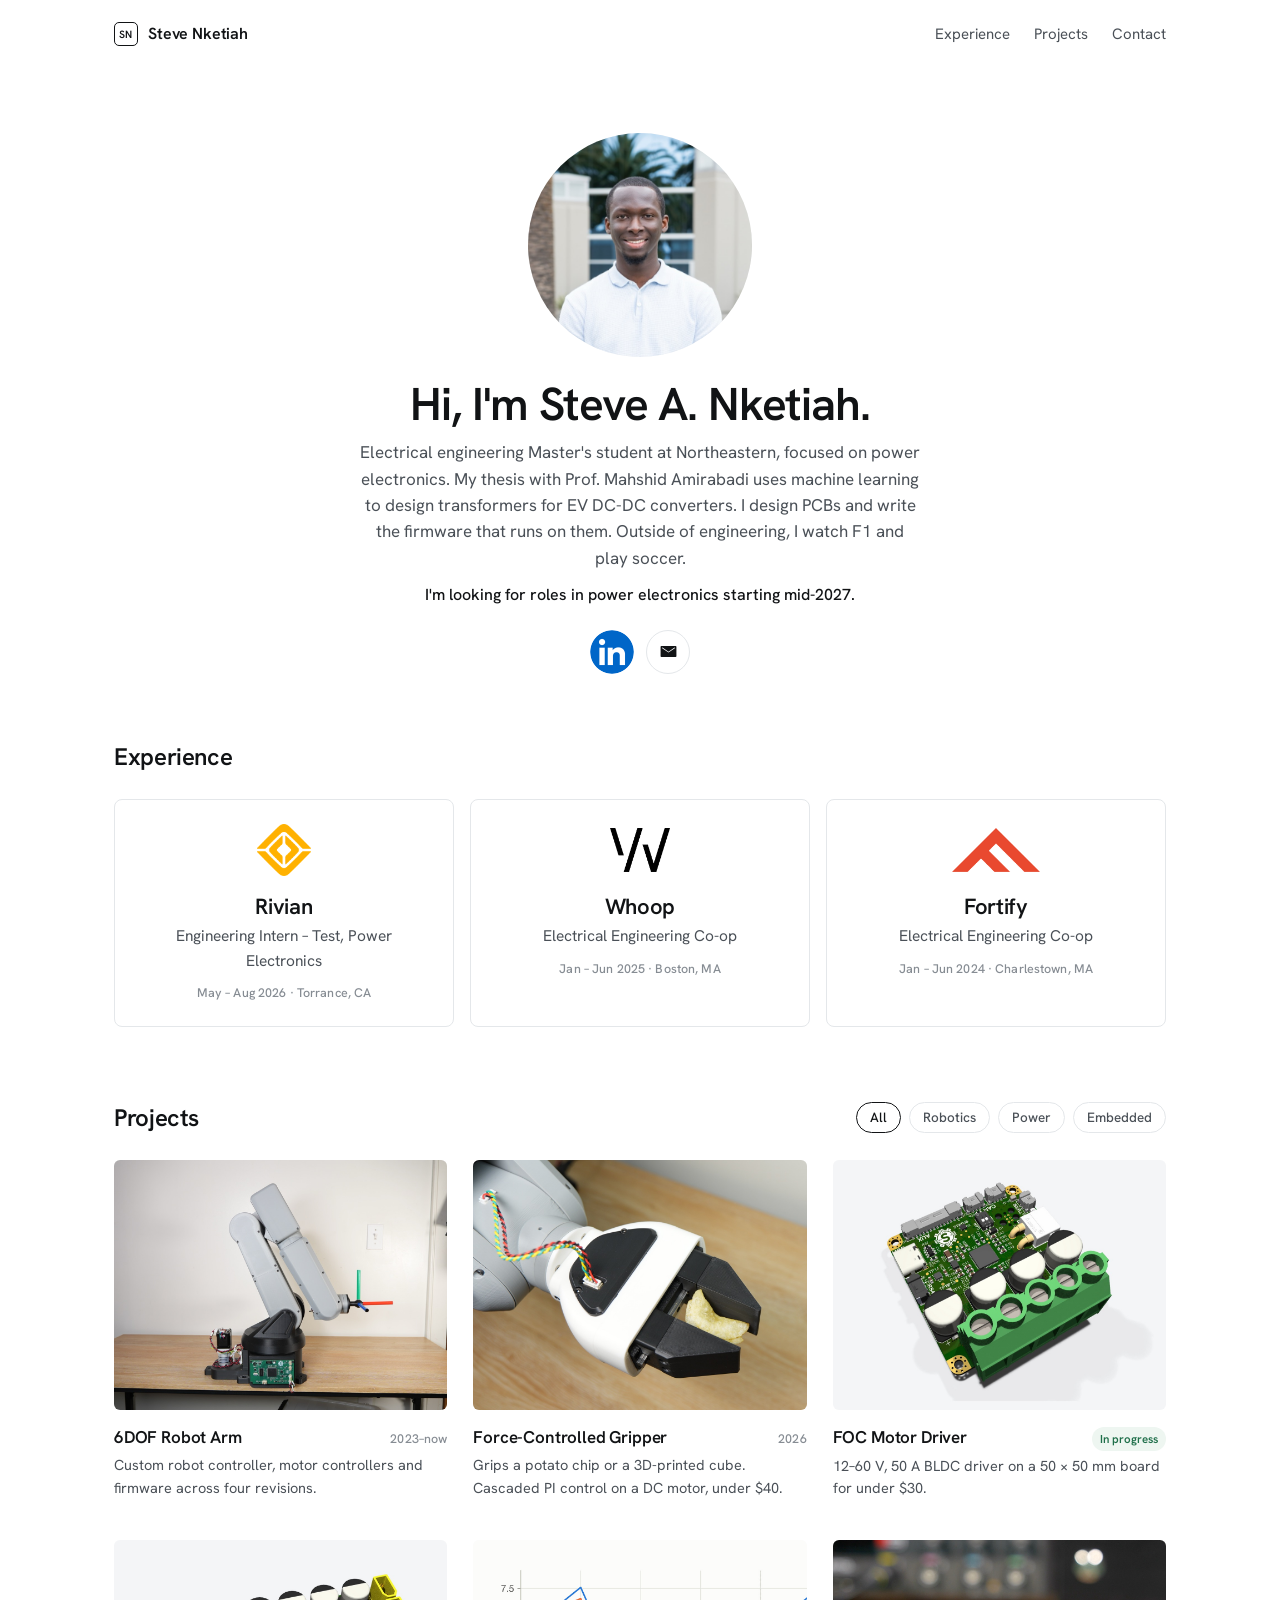
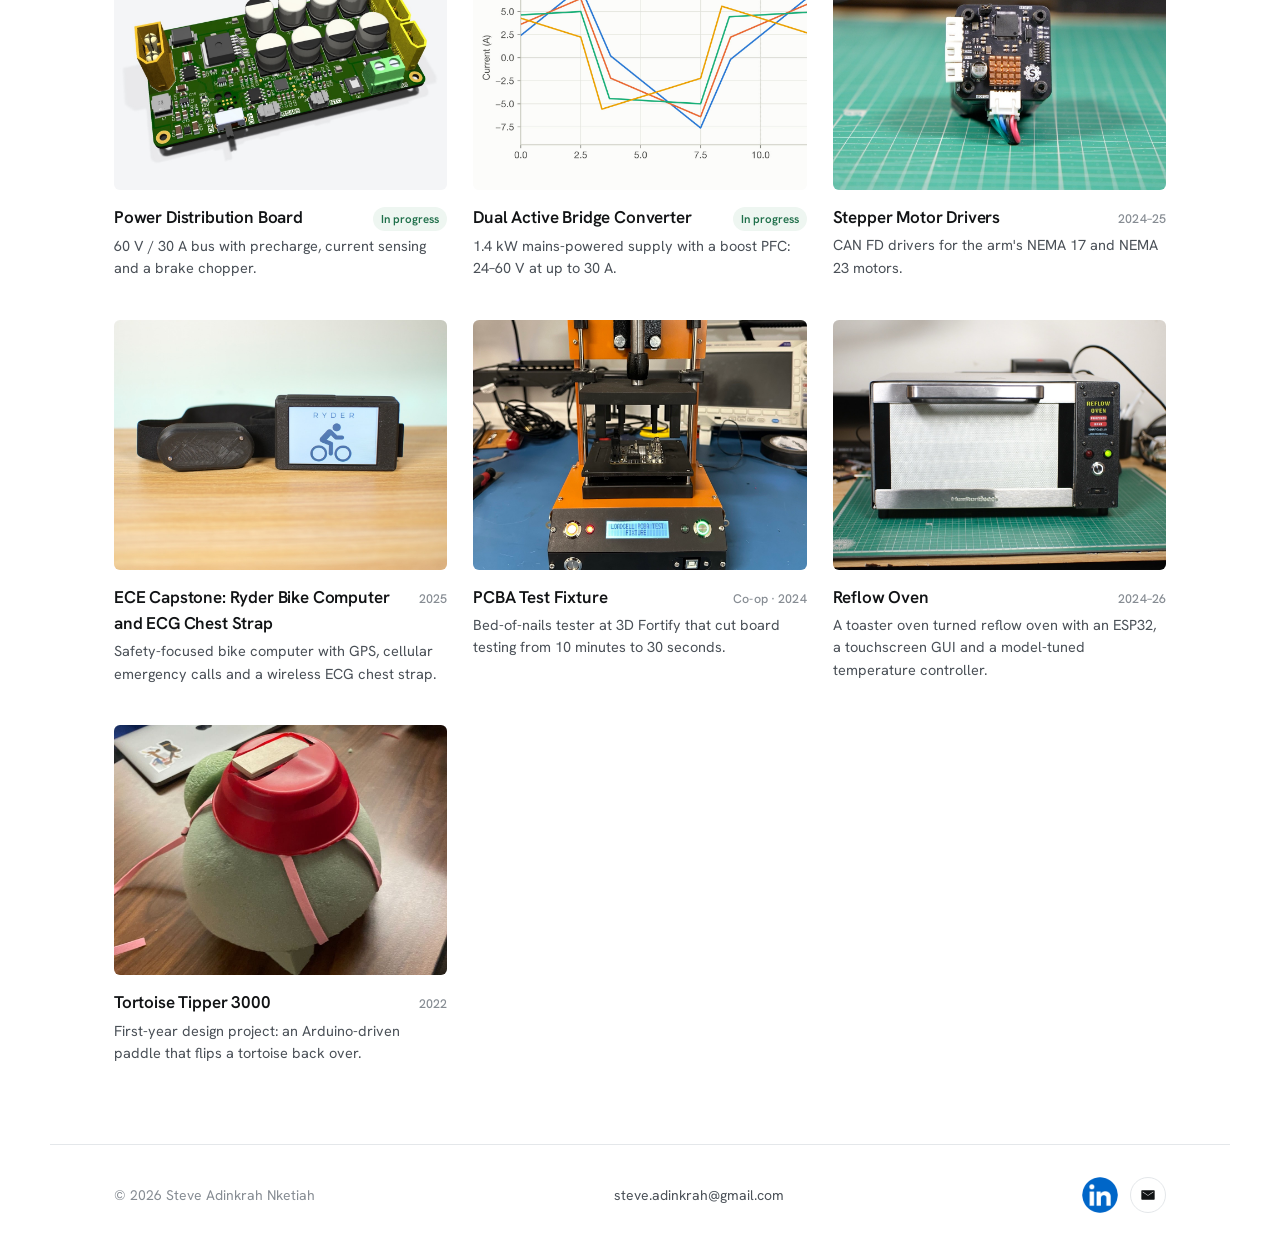
<file: index.html>
<!doctype html>
<html lang="en">
<head>
<meta charset="utf-8">
<meta name="viewport" content="width=device-width, initial-scale=1">
<title>Steve Nketiah · Electrical Engineer</title>
<meta name="description" content="Projects by Steve A. Nketiah, an electrical engineering Master's student at Northeastern focused on power electronics.">
<link rel="preconnect" href="https://fonts.googleapis.com">
<link rel="preconnect" href="https://fonts.gstatic.com" crossorigin>
<link rel="stylesheet" href="https://fonts.googleapis.com/css2?family=Hanken+Grotesk:wght@400;500;600;700&display=swap">
<link rel="stylesheet" href="assets/css/style.css?v=20261004e">
<link rel="icon" href="assets/img/favicon.svg" type="image/svg+xml">
</head>
<body>

<nav class="nav">
  <a class="mark" href="./"><span class="chip">SN</span>Steve Nketiah</a>
  <div class="links"><a href="#experience">Experience</a><a href="#projects">Projects</a><a href="#contact">Contact</a></div>
</nav>

<header class="home-hero">
  <img class="avatar" src="assets/img/steve.jpg" alt="Steve Nketiah" width="448" height="448">
  <div>
    <h1>Hi, I'm Steve A. Nketiah.</h1>
    <p>Electrical engineering Master's student at Northeastern, focused on power electronics. My thesis with Prof. Mahshid Amirabadi uses machine learning to design transformers for EV DC-DC converters. I design PCBs and write the firmware that runs on them. Outside of engineering, I watch F1 and play soccer.</p>
    <p class="looking">I'm looking for roles in power electronics starting mid-2027.</p>
    <div class="socials">
      <a class="icon li" href="https://www.linkedin.com/in/steve-nketiah-0841b5292/" target="_blank" rel="noopener" aria-label="LinkedIn" title="LinkedIn"><img src="assets/img/linkedin.png" alt=""></a>
      <a class="icon" href="mailto:steve.adinkrah@gmail.com" aria-label="Email steve.adinkrah@gmail.com" title="steve.adinkrah@gmail.com"><svg viewBox="0 0 24 24" aria-hidden="true"><path d="M3 5h18a1 1 0 0 1 1 1v12a1 1 0 0 1-1 1H3a1 1 0 0 1-1-1V6a1 1 0 0 1 1-1zm9 7.2L4.4 7H4v.8l8 5.4 8-5.4V7h-.4z"/></svg></a>
    </div>
  </div>
</header>

<section class="experience" id="experience" aria-labelledby="experience-h">
  <h2 id="experience-h">Experience</h2>
  <div class="jobs">
    <div class="job">
      <div class="logo"><img src="assets/img/logos/rivian.png?v=3" alt="" style="height:52px"></div>
      <span class="company">Rivian</span>
      <span class="title">Engineering Intern – Test, Power Electronics</span>
      <span class="label">May – Aug 2026 · Torrance, CA</span>
    </div>
    <div class="job">
      <div class="logo"><img src="assets/img/logos/whoop.png?v=3" alt=""></div>
      <span class="company">Whoop</span>
      <span class="title">Electrical Engineering Co-op</span>
      <span class="label">Jan – Jun 2025 · Boston, MA</span>
    </div>
    <div class="job">
      <div class="logo"><img src="assets/img/logos/fortify.png?v=3" alt=""></div>
      <span class="company">Fortify</span>
      <span class="title">Electrical Engineering Co-op</span>
      <span class="label">Jan – Jun 2024 · Charlestown, MA</span>
    </div>
  </div>
</section>

<main class="projects" id="projects">
  <div class="projects-head">
    <h2>Projects</h2>
    <div class="filters" role="group" aria-label="Filter projects">
      <button class="pill" data-filter="all" aria-pressed="true">All</button>
      <button class="pill" data-filter="robotics" aria-pressed="false">Robotics</button>
      <button class="pill" data-filter="power" aria-pressed="false">Power</button>
      <button class="pill" data-filter="embedded" aria-pressed="false">Embedded</button>
    </div>
  </div>

  <div class="grid" data-filterable>
    <a class="card" href="projects/6dof-robot-arm/" data-tags="robotics embedded">
      <div class="thumb"><img src="assets/img/6dof-robot-arm/thumb.jpg" alt="6DOF robot arm on a workbench" loading="lazy"></div>
      <div><div class="meta"><h3>6DOF Robot Arm</h3><span class="label">2023–now</span></div>
      <p>Custom robot controller, motor controllers and firmware across four revisions.</p></div>
    </a>
    <a class="card" href="projects/force-controlled-gripper/" data-tags="robotics embedded">
      <div class="thumb"><img src="assets/img/force-controlled-gripper/thumb.jpg" alt="Force-controlled gripper" loading="lazy"></div>
      <div><div class="meta"><h3>Force-Controlled Gripper</h3><span class="label">2026</span></div>
      <p>Grips a potato chip or a 3D-printed cube. Cascaded PI control on a DC motor, under $40.</p></div>
    </a>
    <a class="card" href="projects/foc-motor-driver/" data-tags="power robotics">
      <div class="thumb"><img src="assets/img/foc-motor-driver/thumb.jpg" alt="FOC motor driver PCB render" loading="lazy"></div>
      <div><div class="meta"><h3>FOC Motor Driver</h3><span class="badge">In progress</span></div>
      <p>12–60 V, 50 A BLDC driver on a 50 × 50 mm board for under $30.</p></div>
    </a>
    <a class="card" href="projects/power-distribution-board/" data-tags="power">
      <div class="thumb"><img src="assets/img/power-distribution-board/thumb.jpg" alt="Power distribution board render" loading="lazy"></div>
      <div><div class="meta"><h3>Power Distribution Board</h3><span class="badge">In progress</span></div>
      <p>60 V / 30 A bus with precharge, current sensing and a brake chopper.</p></div>
    </a>
    <a class="card" href="projects/dual-active-bridge/" data-tags="power">
      <div class="thumb"><img src="assets/img/dual-active-bridge/thumb.jpg" alt="Simulated DAB inductor current waveforms" loading="lazy"></div>
      <div><div class="meta"><h3>Dual Active Bridge Converter</h3><span class="badge">In progress</span></div>
      <p>1.4 kW mains-powered supply with a boost PFC: 24–60 V at up to 30 A.</p></div>
    </a>
    <a class="card" href="projects/stepper-motor-drivers/" data-tags="robotics embedded power">
      <div class="thumb"><img src="assets/img/stepper-motor-drivers/thumb.jpg" alt="Stepper motor driver PCB" loading="lazy"></div>
      <div><div class="meta"><h3>Stepper Motor Drivers</h3><span class="label">2024–25</span></div>
      <p>CAN FD drivers for the arm's NEMA 17 and NEMA 23 motors.</p></div>
    </a>
    <a class="card" href="projects/ryder-bike-computer/" data-tags="embedded">
      <div class="thumb"><img src="assets/img/ryder-bike-computer/thumb.jpg?v=20261004" alt="Ryder bike computer" loading="lazy"></div>
      <div><div class="meta"><h3>ECE Capstone: Ryder Bike Computer and ECG Chest Strap</h3><span class="label">2025</span></div>
      <p>Safety-focused bike computer with GPS, cellular emergency calls and a wireless ECG chest strap.</p></div>
    </a>
    <a class="card" href="projects/pcba-test-fixture/" data-tags="embedded">
      <div class="thumb"><img src="assets/img/pcba-test-fixture/thumb.jpg" alt="PCBA test fixture board" loading="lazy"></div>
      <div><div class="meta"><h3>PCBA Test Fixture</h3><span class="label">Co-op · 2024</span></div>
      <p>Bed-of-nails tester at 3D Fortify that cut board testing from 10 minutes to 30 seconds.</p></div>
    </a>
    <a class="card" href="projects/reflow-oven/" data-tags="embedded">
      <div class="thumb"><img src="assets/img/reflow-oven/thumb.jpg?v=20261004" alt="DIY reflow oven" loading="lazy"></div>
      <div><div class="meta"><h3>Reflow Oven</h3><span class="label">2024–26</span></div>
      <p>A toaster oven turned reflow oven with an ESP32, a touchscreen GUI and a model-tuned temperature controller.</p></div>
    </a>
    <a class="card" href="projects/tortoise-tipper-3000/" data-tags="robotics">
      <div class="thumb"><img src="assets/img/tortoise-tipper-3000/thumb.jpg" alt="Tortoise Tipper 3000" loading="lazy"></div>
      <div><div class="meta"><h3>Tortoise Tipper 3000</h3><span class="label">2022</span></div>
      <p>First-year design project: an Arduino-driven paddle that flips a tortoise back over.</p></div>
    </a>
  </div>
</main>

<footer class="foot" id="contact">
  <span>© 2026 Steve Adinkrah Nketiah</span>
  <a class="text" href="mailto:steve.adinkrah@gmail.com">steve.adinkrah@gmail.com</a>
  <div class="socials">
    <a class="icon li sm" href="https://www.linkedin.com/in/steve-nketiah-0841b5292/" target="_blank" rel="noopener" aria-label="LinkedIn"><img src="assets/img/linkedin.png" alt=""></a>
    <a class="icon sm" href="mailto:steve.adinkrah@gmail.com" aria-label="Email"><svg viewBox="0 0 24 24" aria-hidden="true"><path d="M3 5h18a1 1 0 0 1 1 1v12a1 1 0 0 1-1 1H3a1 1 0 0 1-1-1V6a1 1 0 0 1 1-1zm9 7.2L4.4 7H4v.8l8 5.4 8-5.4V7h-.4z"/></svg></a>
  </div>
</footer>

<script src="assets/js/site.js?v=20261004"></script>
</body>
</html>
</file>
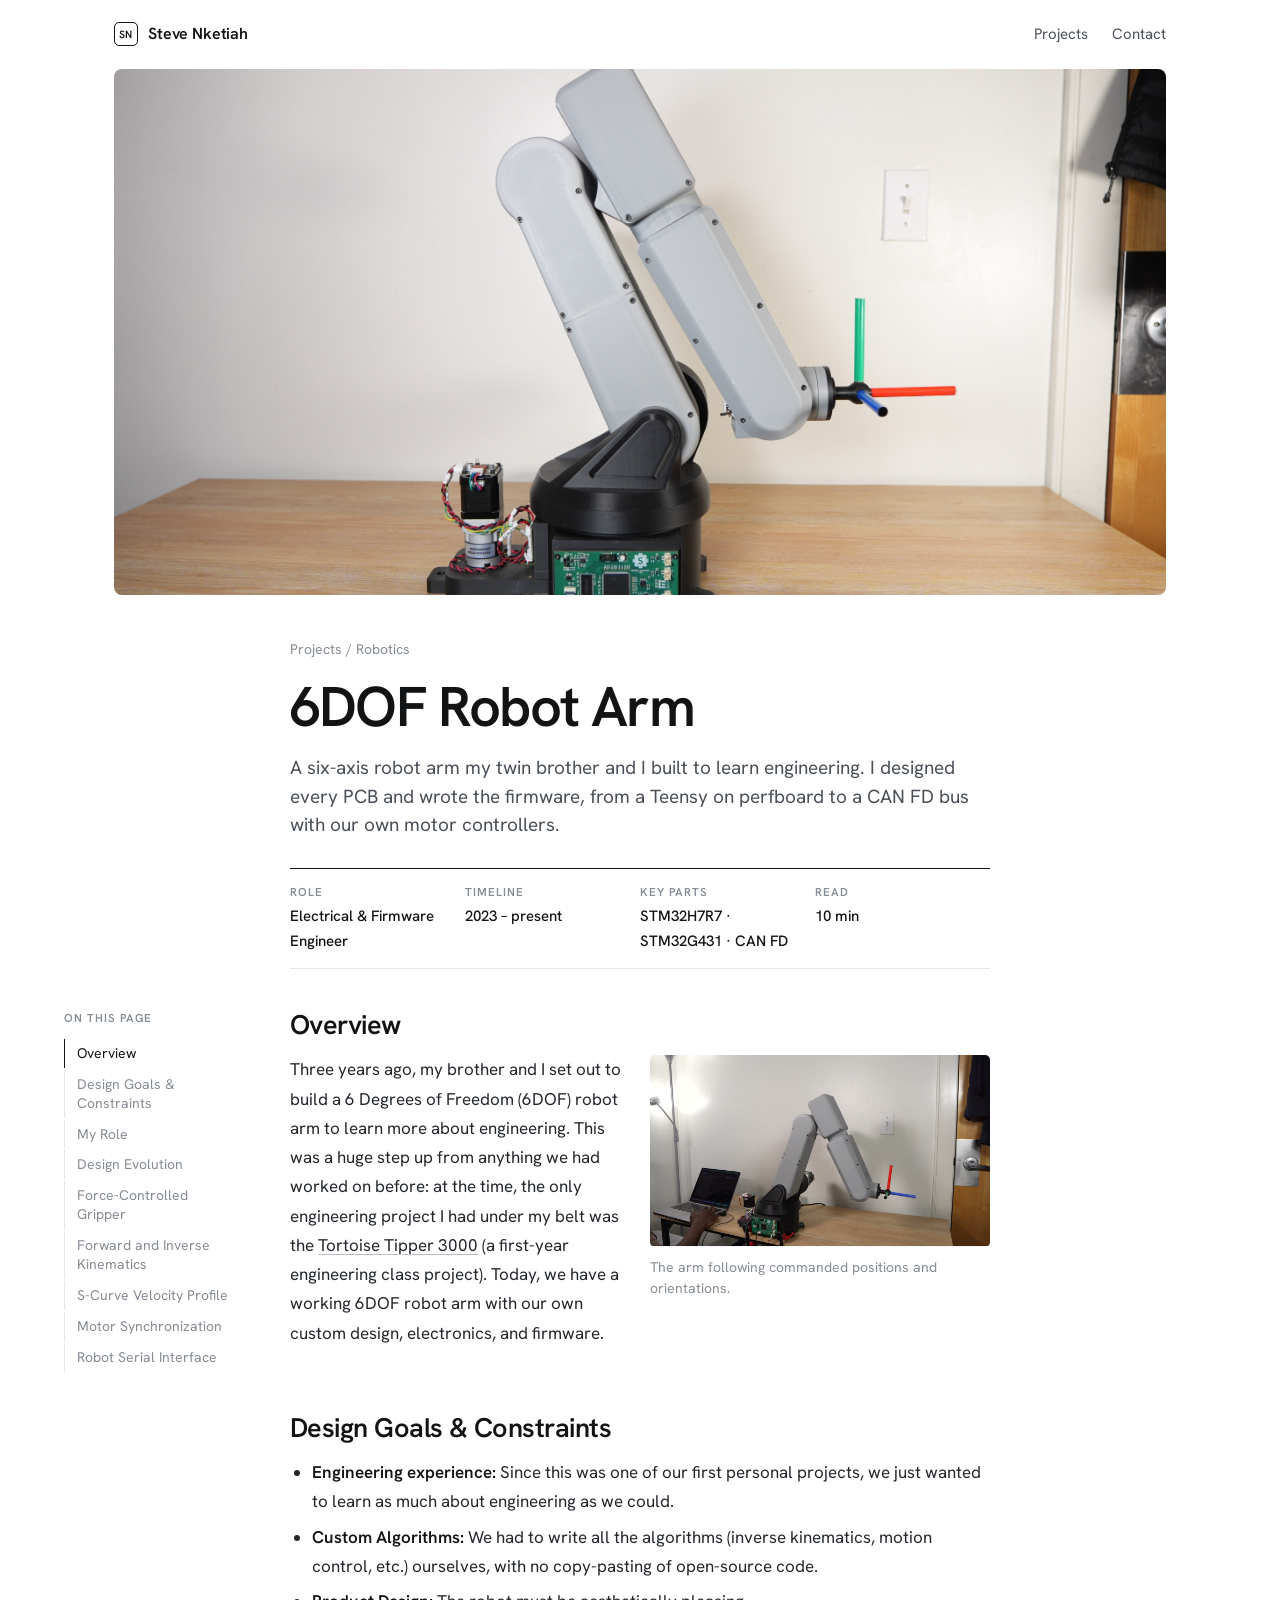
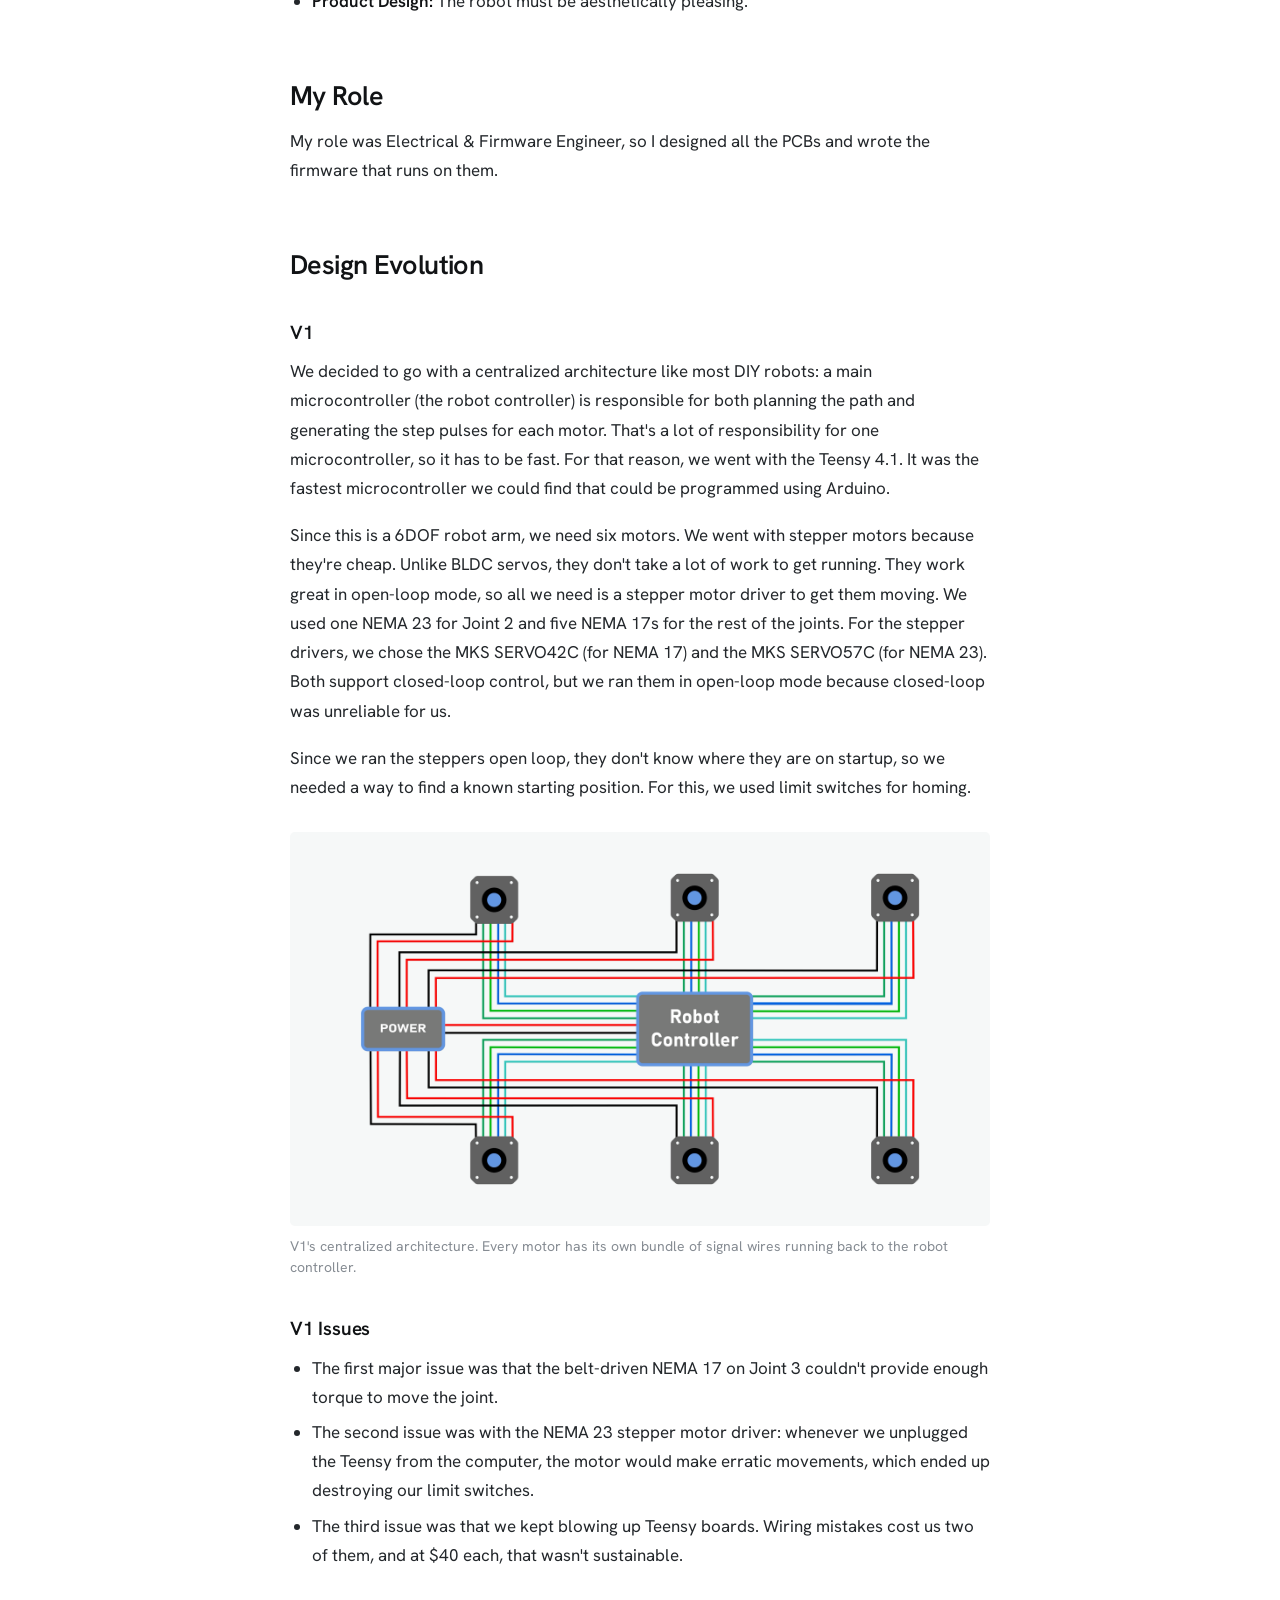
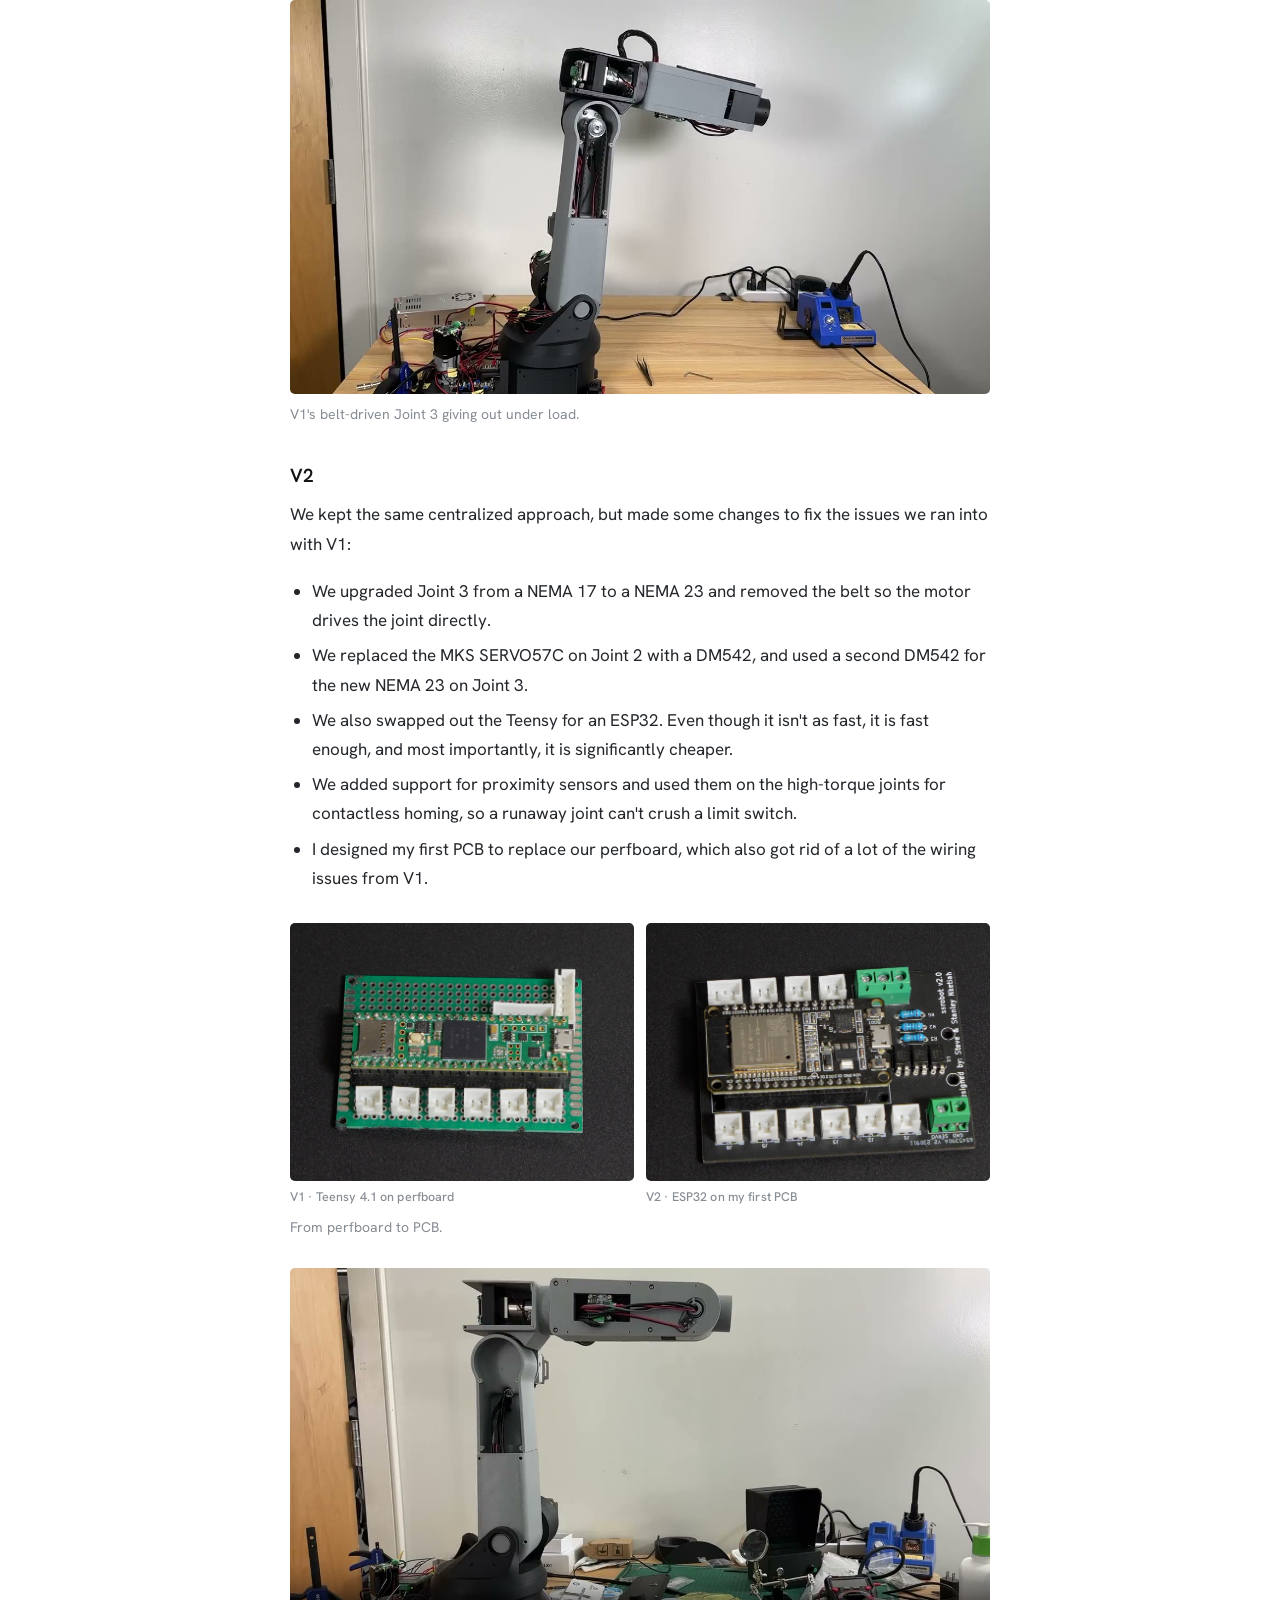
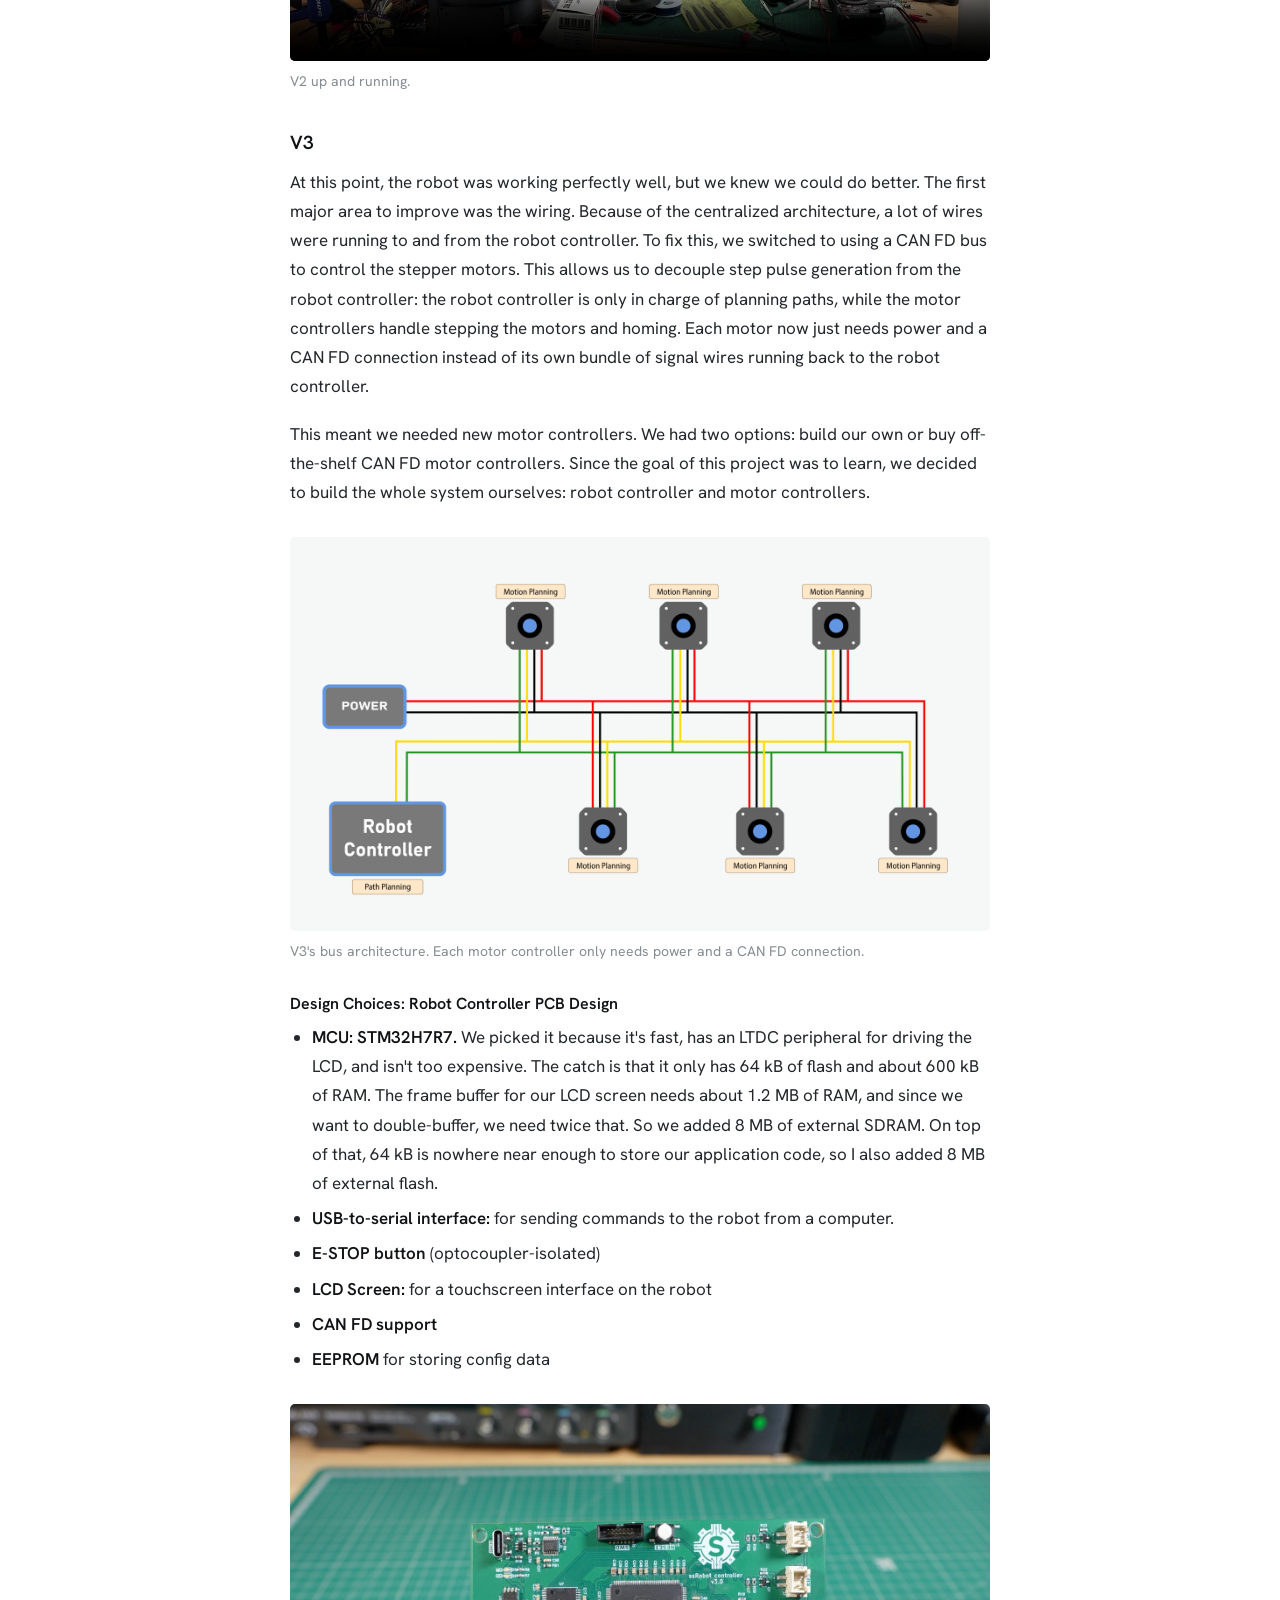
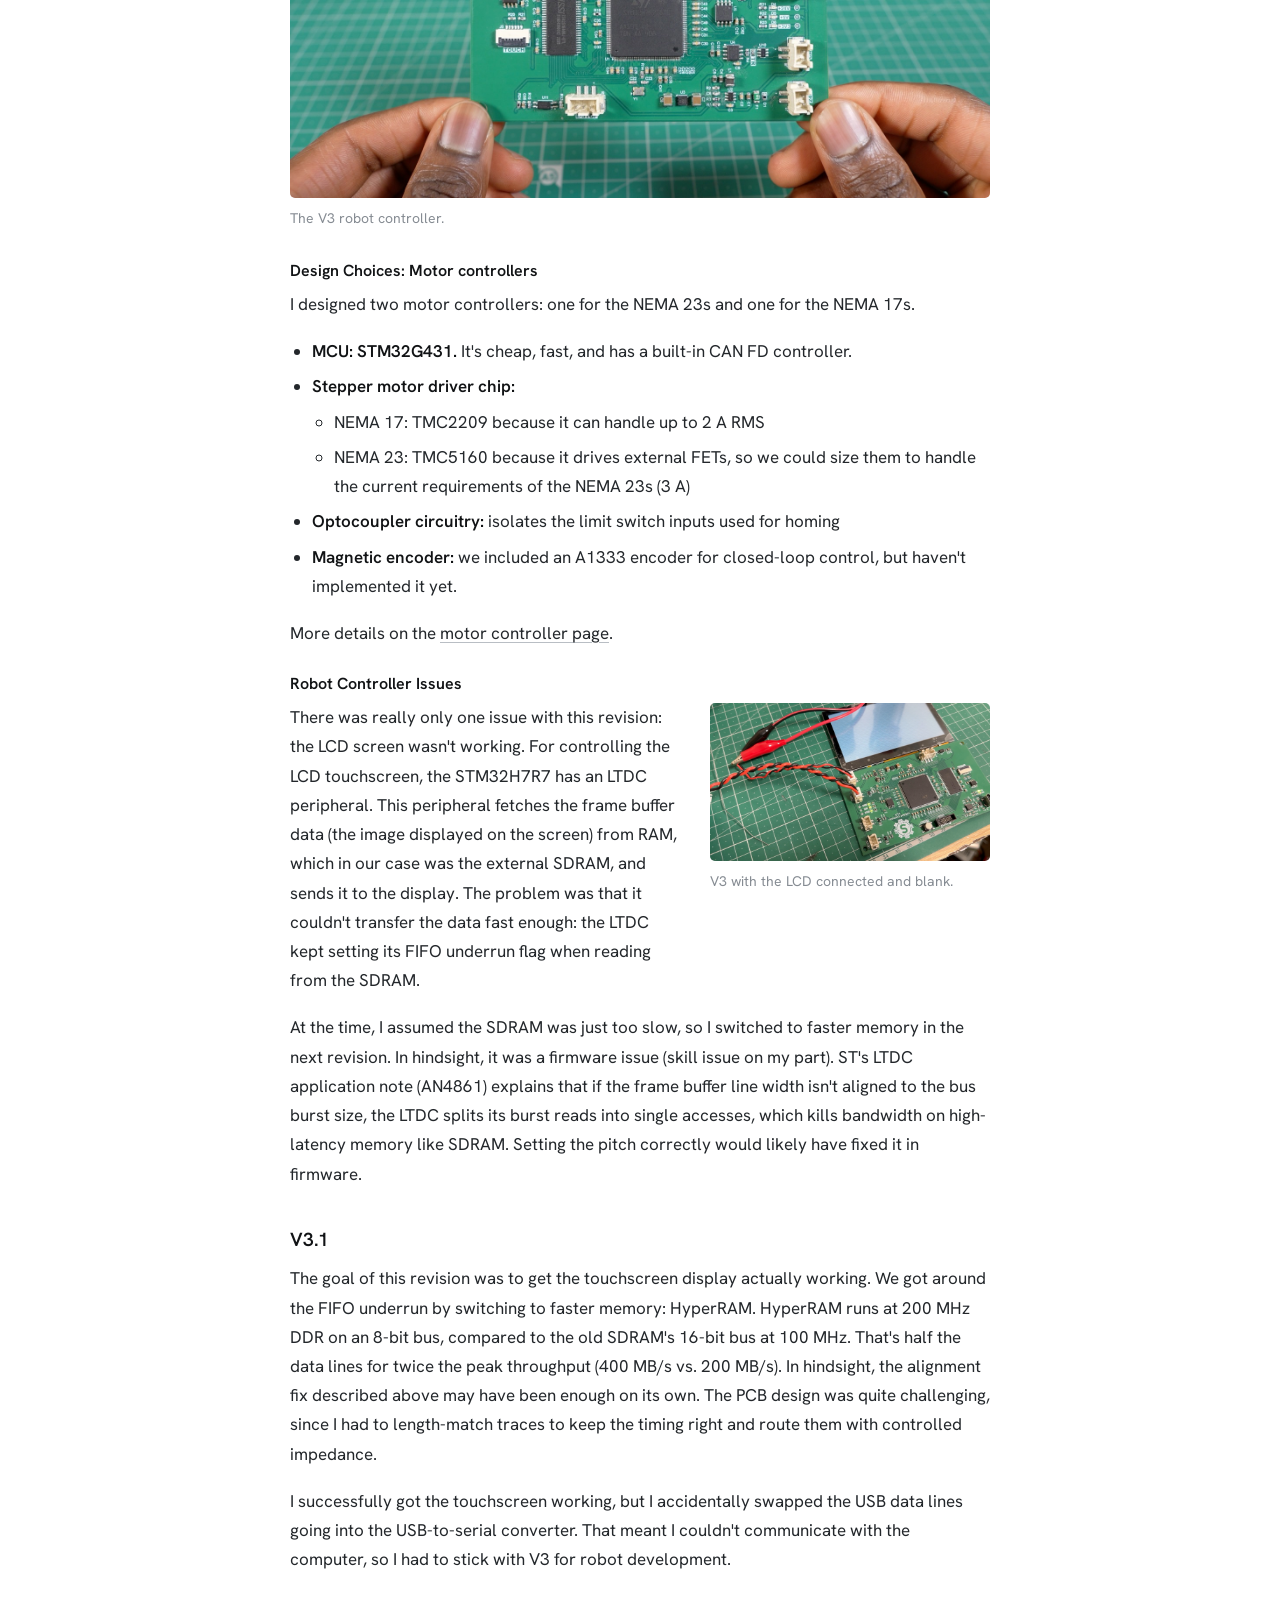
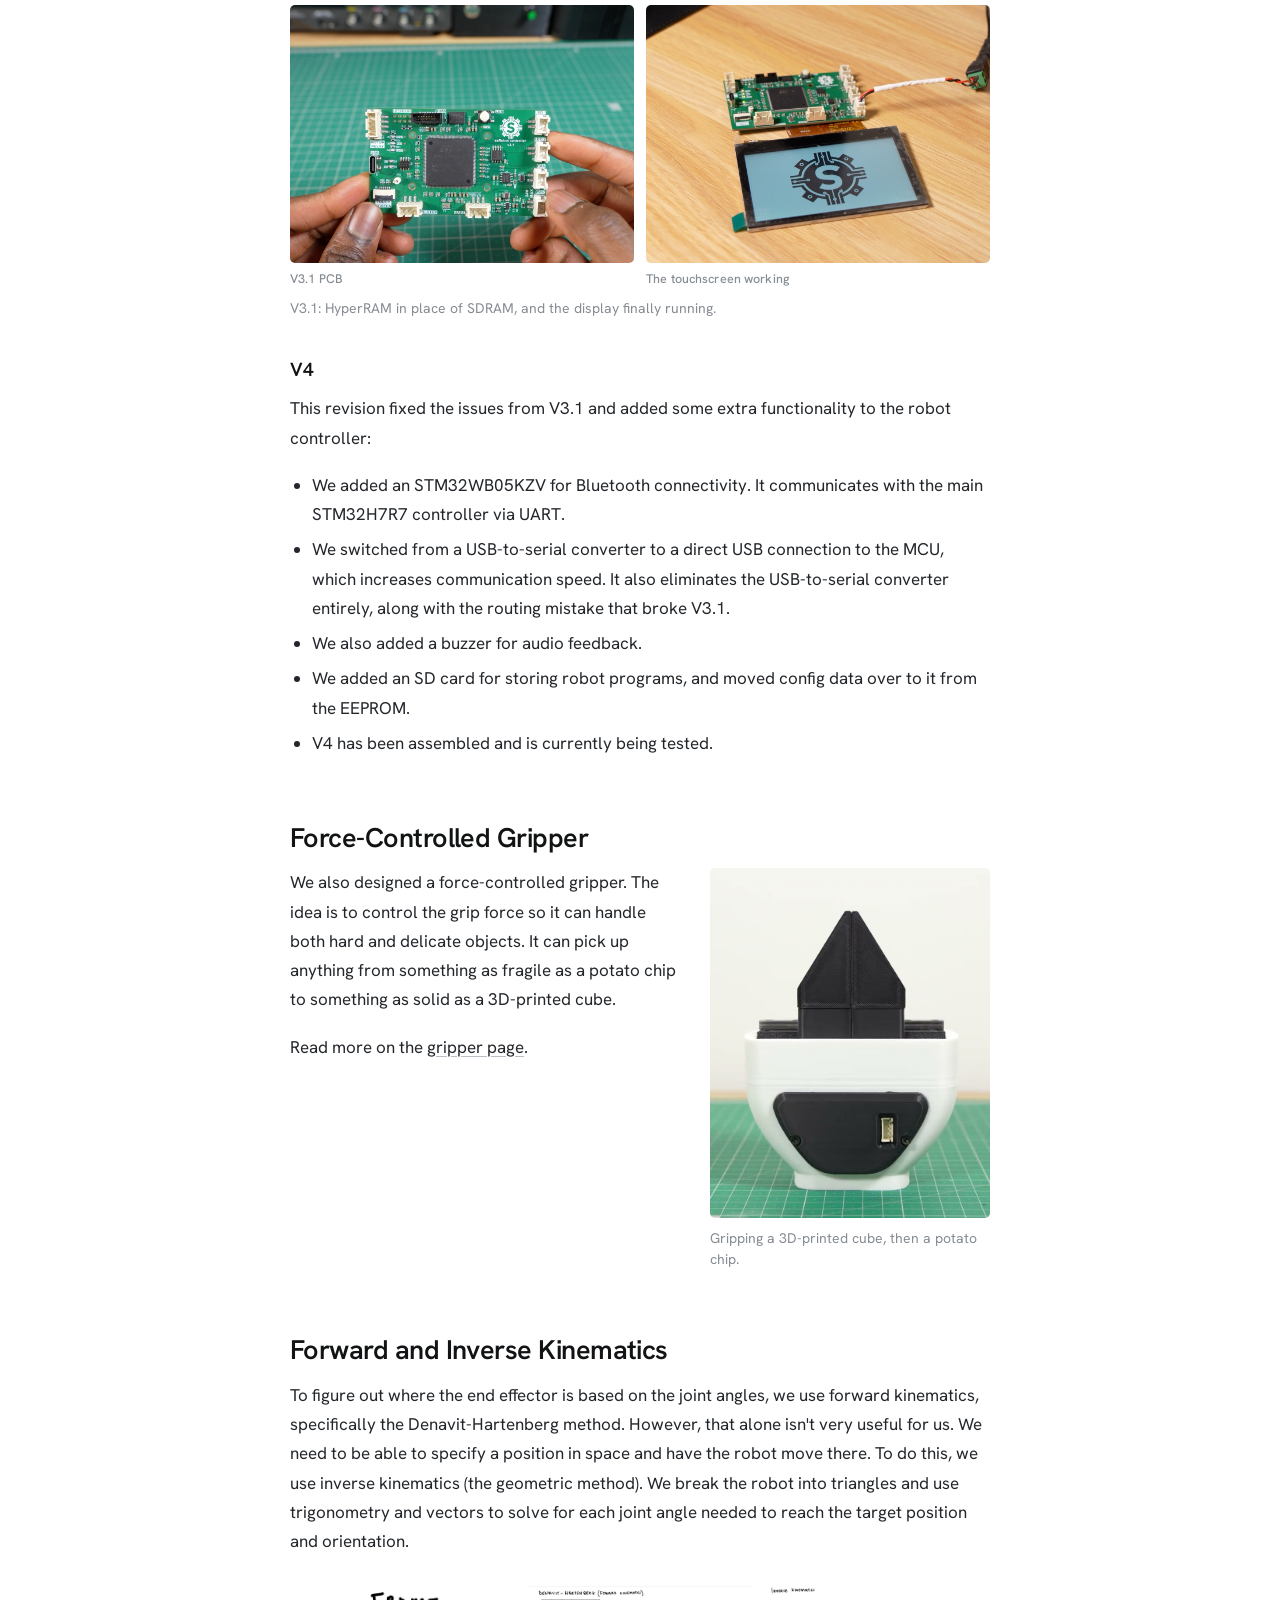
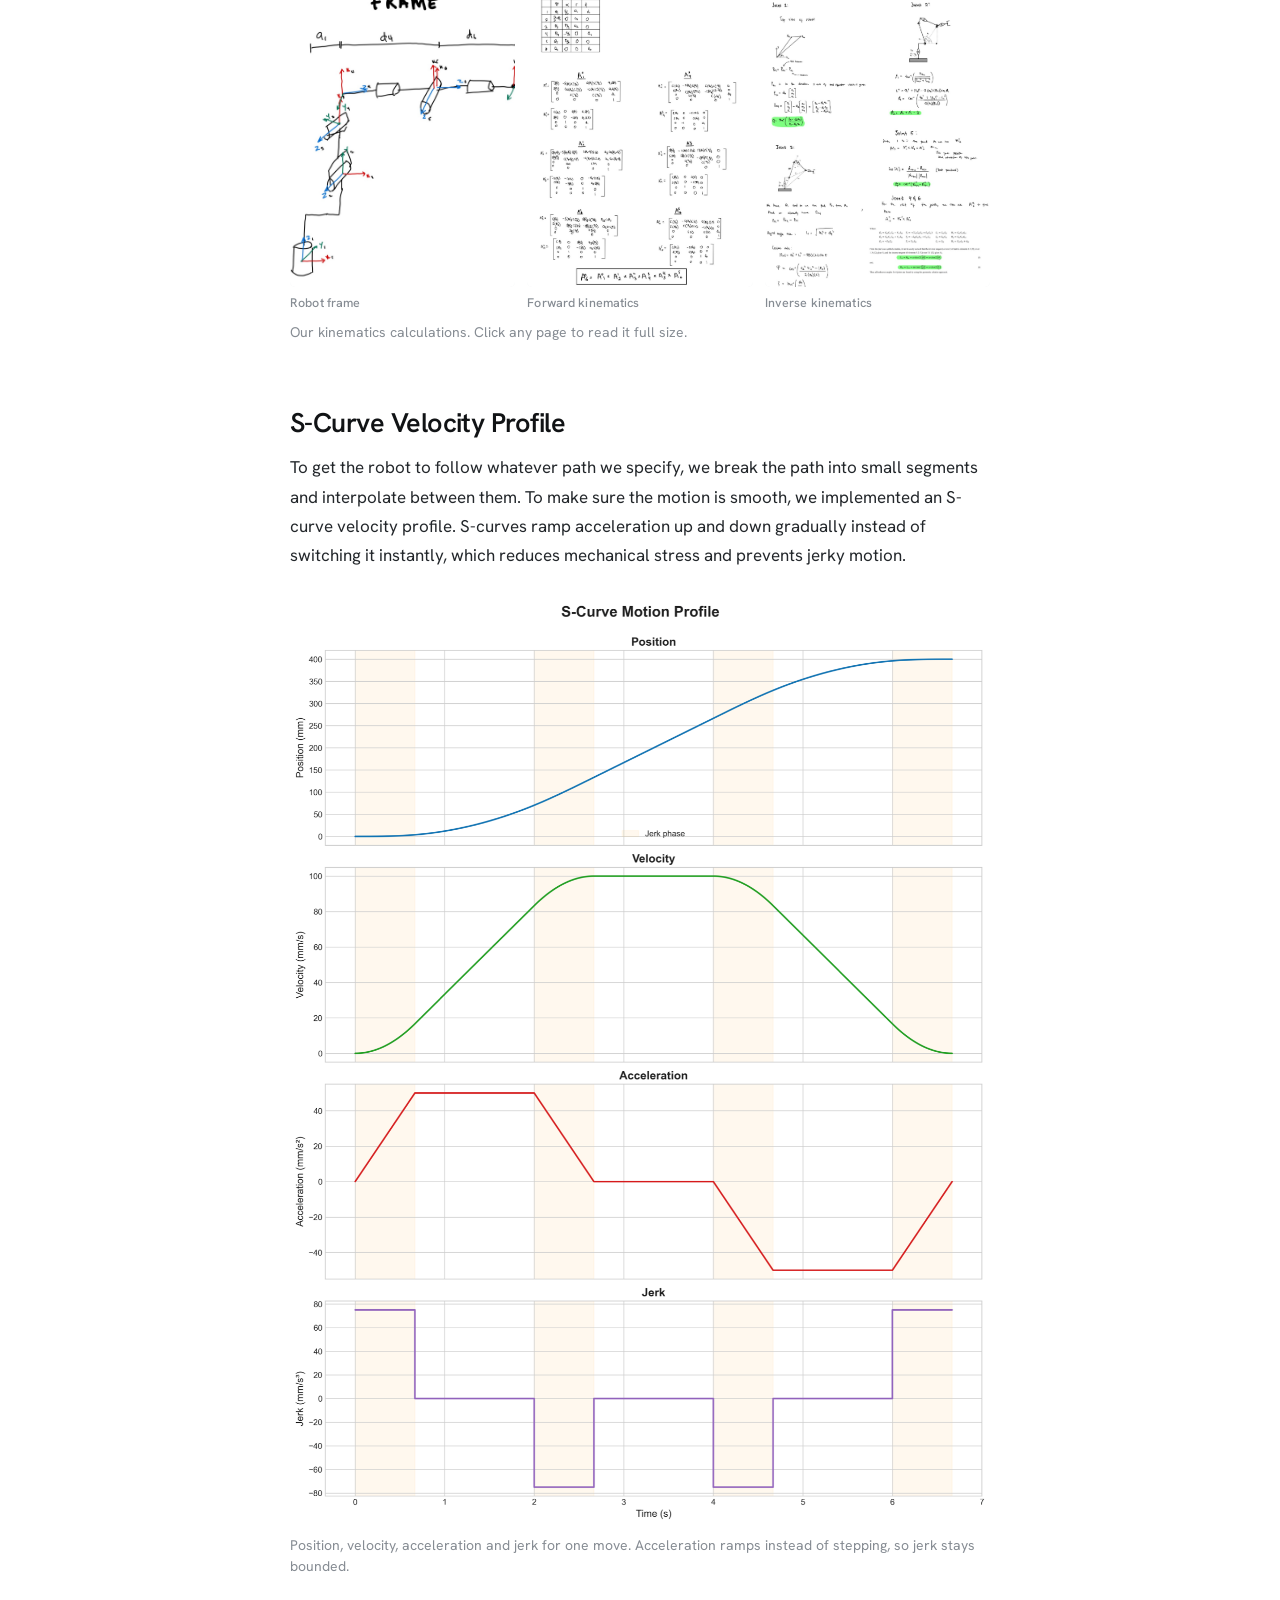
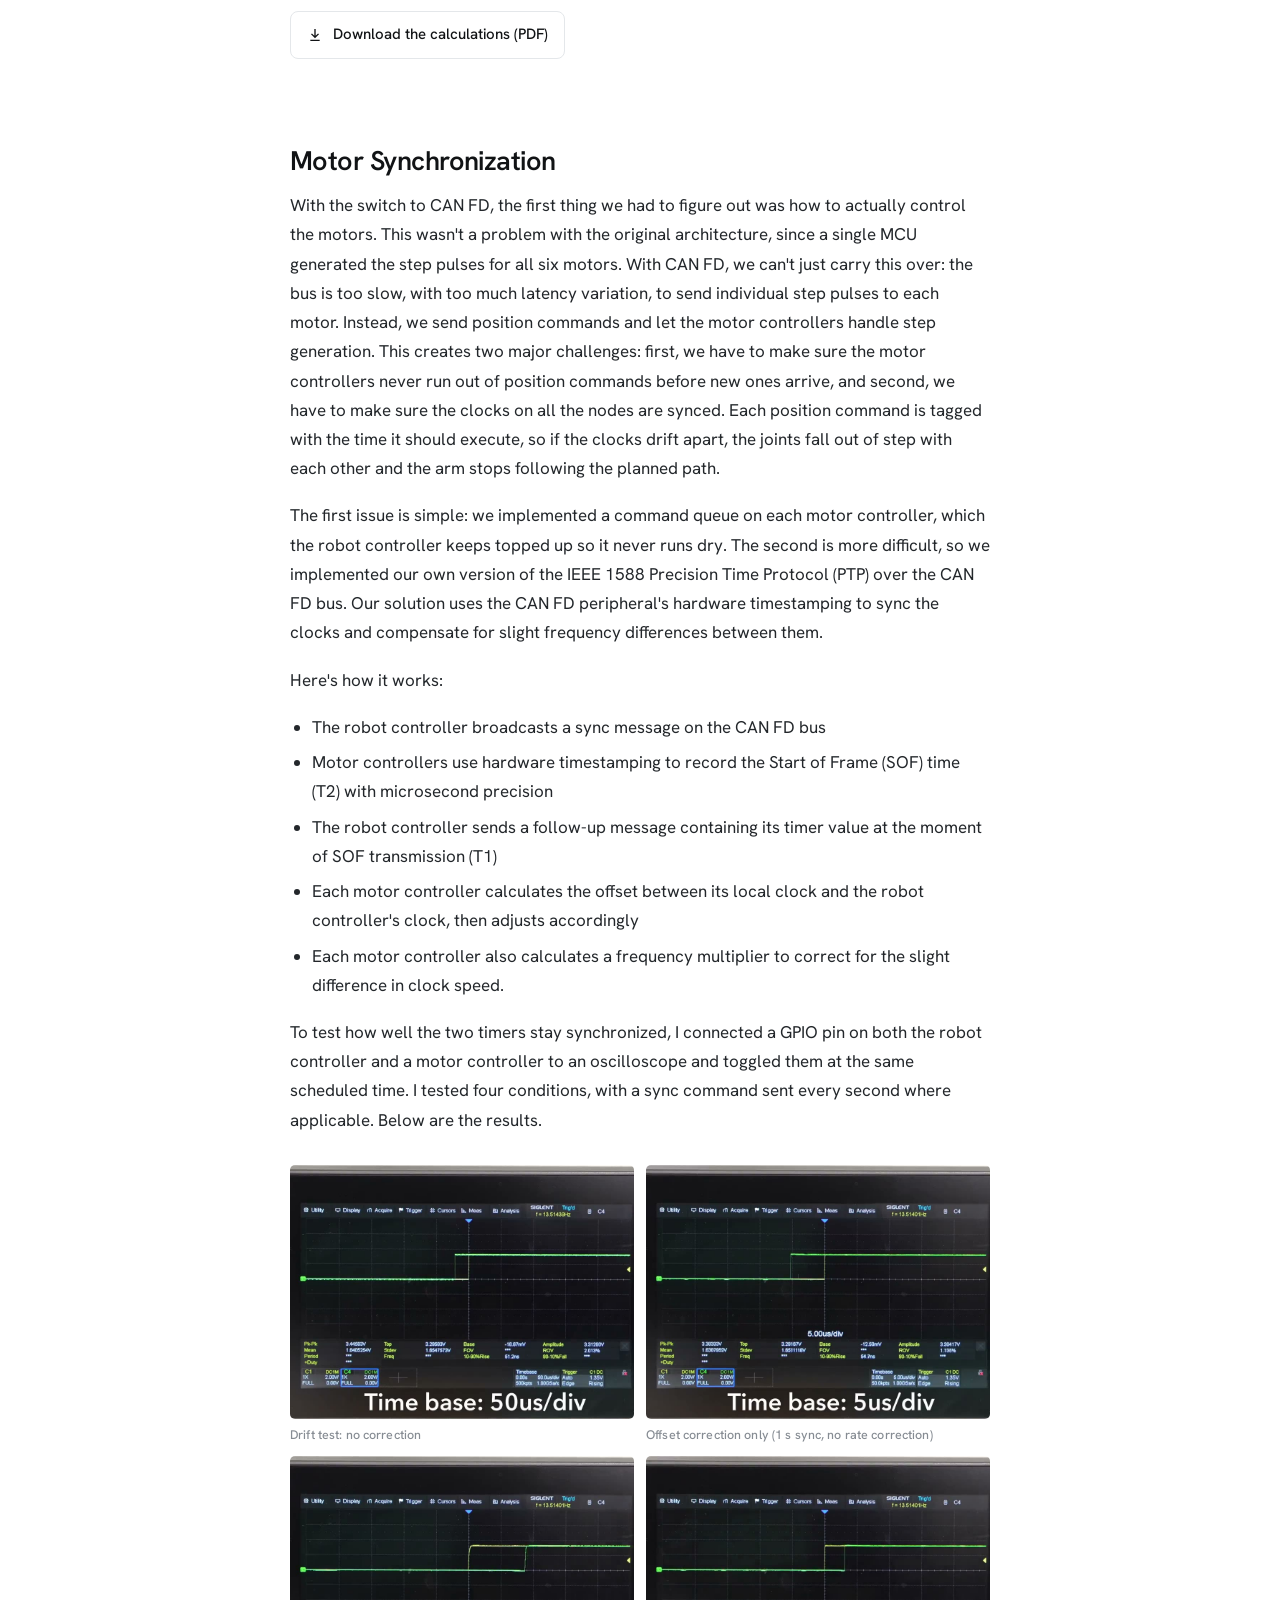
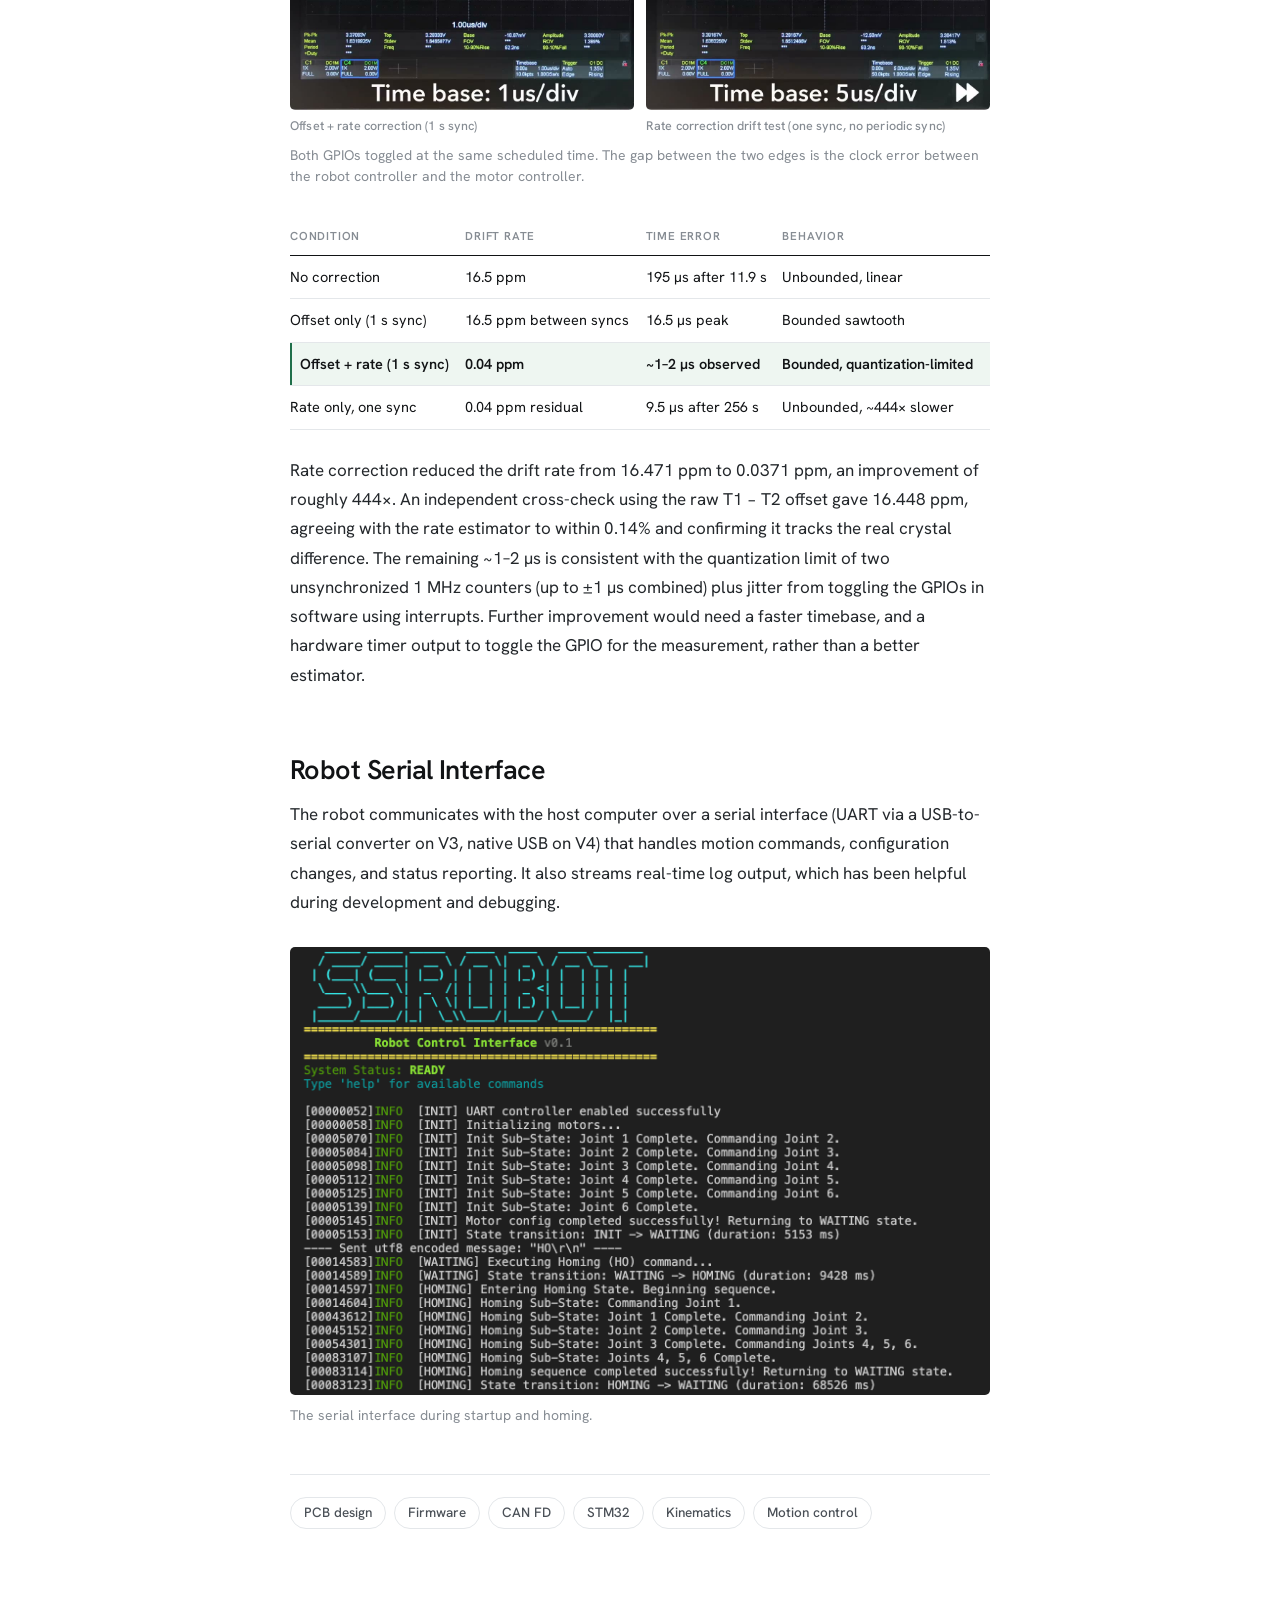
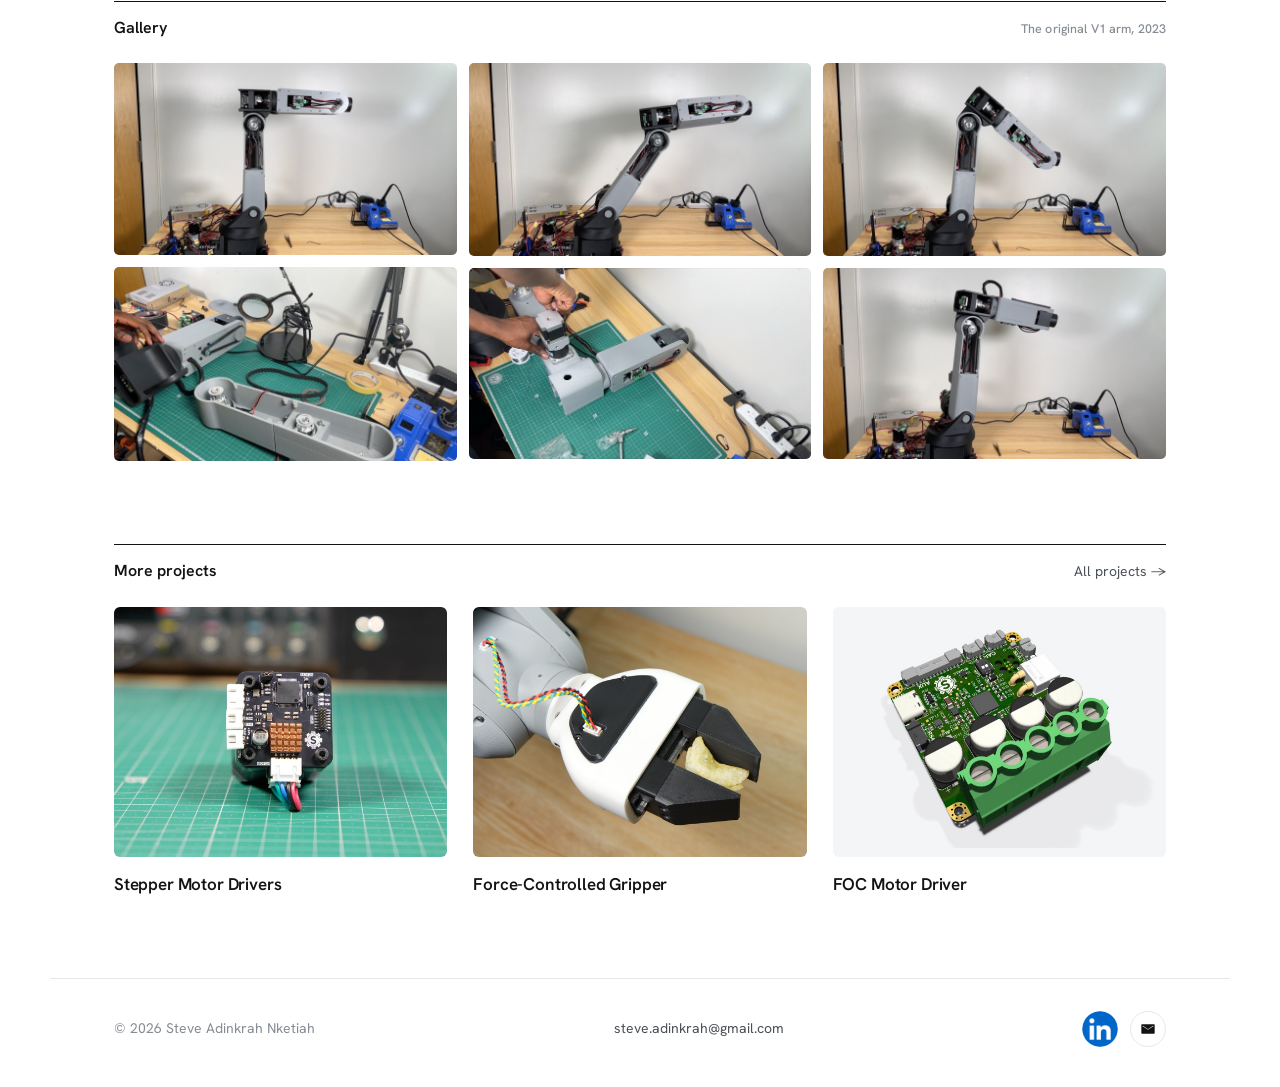
<file: projects/6dof-robot-arm/index.html>
<!doctype html>
<html lang="en">
<head>
<meta charset="utf-8">
<meta name="viewport" content="width=device-width, initial-scale=1">
<title>6DOF Robot Arm · Steve Nketiah</title>
<meta name="description" content="A six-axis robot arm built with my twin brother: custom robot controller, CAN FD motor controllers, kinematics, motion profiles and clock synchronization.">
<link rel="preconnect" href="https://fonts.googleapis.com">
<link rel="preconnect" href="https://fonts.gstatic.com" crossorigin>
<link rel="stylesheet" href="https://fonts.googleapis.com/css2?family=Hanken+Grotesk:wght@400;500;600;700&display=swap">
<link rel="stylesheet" href="../../assets/css/style.css?v=20261004e">
<link rel="icon" href="../../assets/img/favicon.svg" type="image/svg+xml">
<style>
  .scope .cell video { aspect-ratio: 2928 / 2160; object-fit: cover; }
  .calc .cell img { aspect-ratio: 3 / 4; object-fit: cover; object-position: top; }
</style>
</head>
<body>

<nav class="nav">
  <a class="mark" href="../../"><span class="chip">SN</span>Steve Nketiah</a>
  <div class="links"><a href="../../#projects">Projects</a><a href="#contact">Contact</a></div>
</nav>

<div class="cover"><div class="thumb" style="--focus:50% 45%"><img src="../../assets/img/6dof-robot-arm/cover.jpg" alt="The 6DOF robot arm on a workbench with its robot controller mounted on the base"></div></div>

<header class="head">
  <div class="crumb"><a href="../../#projects">Projects</a> / Robotics</div>
  <h1>6DOF Robot Arm</h1>
  <p class="dek">A six-axis robot arm my twin brother and I built to learn engineering. I designed every PCB and wrote the firmware, from a Teensy on perfboard to a CAN FD bus with our own motor controllers.</p>
  <div class="specs">
    <div><span class="eyebrow">Role</span><b>Electrical &amp; Firmware Engineer</b></div>
    <div><span class="eyebrow">Timeline</span><b>2023 – present</b></div>
    <div><span class="eyebrow">Key parts</span><b>STM32H7R7 · STM32G431 · CAN FD</b></div>
    <div><span class="eyebrow">Read</span><b data-readtime>12 min</b></div>
  </div>
</header>

<div class="body">
  <nav class="toc" aria-label="On this page"><span class="eyebrow">On this page</span></nav>

  <article>
    <h2 id="overview">Overview</h2>
    <div class="side wide-media bleed">
      <div class="text">
        <p>Three years ago, my brother and I set out to build a 6 Degrees of Freedom (6DOF) robot arm to learn more about engineering. This was a huge step up from anything we had worked on before: at the time, the only engineering project I had under my belt was the <a href="../tortoise-tipper-3000/">Tortoise Tipper 3000</a> (a first-year engineering class project). Today, we have a working 6DOF robot arm with our own custom design, electronics, and firmware.</p>
      </div>
      <figure>
        <video data-auto src="../../assets/video/6dof-robot-arm/demo.mp4" poster="../../assets/video/6dof-robot-arm/demo.jpg" preload="metadata" muted playsinline loop></video>
        <figcaption>The arm following commanded positions and orientations.</figcaption>
      </figure>
    </div>

    <h2 id="goals">Design Goals &amp; Constraints</h2>
    <ul>
      <li><strong>Engineering experience:</strong> Since this was one of our first personal projects, we just wanted to learn as much about engineering as we could.</li>
      <li><strong>Custom Algorithms:</strong> We had to write all the algorithms (inverse kinematics, motion control, etc.) ourselves, with no copy-pasting of open-source code.</li>
      <li><strong>Product Design:</strong> The robot must be aesthetically pleasing.</li>
    </ul>

    <h2 id="role">My Role</h2>
    <p>My role was Electrical &amp; Firmware Engineer, so I designed all the PCBs and wrote the firmware that runs on them.</p>

    <h2 id="evolution">Design Evolution</h2>

    <h3 id="v1">V1</h3>
    <p>We decided to go with a centralized architecture like most DIY robots: a main microcontroller (the robot controller) is responsible for both planning the path and generating the step pulses for each motor. That's a lot of responsibility for one microcontroller, so it has to be fast. For that reason, we went with the Teensy 4.1. It was the fastest microcontroller we could find that could be programmed using Arduino.</p>
    <p>Since this is a 6DOF robot arm, we need six motors. We went with stepper motors because they're cheap. Unlike BLDC servos, they don't take a lot of work to get running. They work great in open-loop mode, so all we need is a stepper motor driver to get them moving. We used one NEMA 23 for Joint 2 and five NEMA 17s for the rest of the joints. For the stepper drivers, we chose the MKS SERVO42C (for NEMA 17) and the MKS SERVO57C (for NEMA 23). Both support closed-loop control, but we ran them in open-loop mode because closed-loop was unreliable for us.</p>
    <p>Since we ran the steppers open loop, they don't know where they are on startup, so we needed a way to find a known starting position. For this, we used limit switches for homing.</p>
    <figure>
      <img src="../../assets/img/6dof-robot-arm/centralized-architecture.png" alt="Centralized architecture: power and a bundle of signal wires run from the robot controller to each of the six motors" loading="lazy">
      <figcaption>V1's centralized architecture. Every motor has its own bundle of signal wires running back to the robot controller.</figcaption>
    </figure>

    <h3 id="v1-issues">V1 Issues</h3>
    <ul>
      <li>The first major issue was that the belt-driven NEMA 17 on Joint 3 couldn't provide enough torque to move the joint.</li>
      <li>The second issue was with the NEMA 23 stepper motor driver: whenever we unplugged the Teensy from the computer, the motor would make erratic movements, which ended up destroying our limit switches.</li>
      <li>The third issue was that we kept blowing up Teensy boards. Wiring mistakes cost us two of them, and at $40 each, that wasn't sustainable.</li>
    </ul>
    <figure>
      <video data-auto src="../../assets/video/6dof-robot-arm/v1-joint-3.mp4" poster="../../assets/video/6dof-robot-arm/v1-joint-3.jpg" preload="metadata" muted playsinline loop></video>
      <figcaption>V1's belt-driven Joint 3 giving out under load.</figcaption>
    </figure>

    <h3 id="v2">V2</h3>
    <p>We kept the same centralized approach, but made some changes to fix the issues we ran into with V1:</p>
    <ul>
      <li>We upgraded Joint 3 from a NEMA 17 to a NEMA 23 and removed the belt so the motor drives the joint directly.</li>
      <li>We replaced the MKS SERVO57C on Joint 2 with a DM542, and used a second DM542 for the new NEMA 23 on Joint 3.</li>
      <li>We also swapped out the Teensy for an ESP32. Even though it isn't as fast, it is fast enough, and most importantly, it is significantly cheaper.</li>
      <li>We added support for proximity sensors and used them on the high-torque joints for contactless homing, so a runaway joint can't crush a limit switch.</li>
      <li>I designed my first PCB to replace our perfboard, which also got rid of a lot of the wiring issues from V1.</li>
    </ul>
    <figure>
      <div class="row photo">
        <div class="cell"><img src="../../assets/img/6dof-robot-arm/controller-v1.jpg" alt="V1 robot controller: a Teensy 4.1 on perfboard" loading="lazy"><span class="label">V1 · Teensy 4.1 on perfboard</span></div>
        <div class="cell"><img src="../../assets/img/6dof-robot-arm/controller-v2.jpg" alt="V2 robot controller: an ESP32 on my first custom PCB" loading="lazy"><span class="label">V2 · ESP32 on my first PCB</span></div>
      </div>
      <figcaption>From perfboard to PCB.</figcaption>
    </figure>
    <figure>
      <video controls preload="metadata" src="../../assets/video/6dof-robot-arm/v2.mp4" poster="../../assets/video/6dof-robot-arm/v2.jpg"></video>
      <figcaption>V2 up and running.</figcaption>
    </figure>

    <h3 id="v3">V3</h3>
    <p>At this point, the robot was working perfectly well, but we knew we could do better. The first major area to improve was the wiring. Because of the centralized architecture, a lot of wires were running to and from the robot controller. To fix this, we switched to using a CAN FD bus to control the stepper motors. This allows us to decouple step pulse generation from the robot controller: the robot controller is only in charge of planning paths, while the motor controllers handle stepping the motors and homing. Each motor now just needs power and a CAN FD connection instead of its own bundle of signal wires running back to the robot controller.</p>
    <p>This meant we needed new motor controllers. We had two options: build our own or buy off-the-shelf CAN FD motor controllers. Since the goal of this project was to learn, we decided to build the whole system ourselves: robot controller and motor controllers.</p>
    <figure>
      <img src="../../assets/img/6dof-robot-arm/bus-architecture.png" alt="Bus architecture: the robot controller and six motors share one power line and one CAN FD bus" loading="lazy">
      <figcaption>V3's bus architecture. Each motor controller only needs power and a CAN FD connection.</figcaption>
    </figure>

    <h4>Design Choices: Robot Controller PCB Design</h4>
    <ul>
      <li><strong>MCU: STM32H7R7.</strong> We picked it because it's fast, has an LTDC peripheral for driving the LCD, and isn't too expensive. The catch is that it only has 64 kB of flash and about 600 kB of RAM. The frame buffer for our LCD screen needs about 1.2 MB of RAM, and since we want to double-buffer, we need twice that. So we added 8 MB of external SDRAM. On top of that, 64 kB is nowhere near enough to store our application code, so I also added 8 MB of external flash.</li>
      <li><strong>USB-to-serial interface:</strong> for sending commands to the robot from a computer.</li>
      <li><strong>E-STOP button</strong> (optocoupler-isolated)</li>
      <li><strong>LCD Screen:</strong> for a touchscreen interface on the robot</li>
      <li><strong>CAN FD support</strong></li>
      <li><strong>EEPROM</strong> for storing config data</li>
    </ul>
    <figure>
      <img src="../../assets/img/6dof-robot-arm/controller-v3.jpg" alt="V3 robot controller PCB with the STM32H7R7" loading="lazy">
      <figcaption>The V3 robot controller.</figcaption>
    </figure>

    <h4>Design Choices: Motor controllers</h4>
    <p>I designed two motor controllers: one for the NEMA 23s and one for the NEMA 17s.</p>
    <ul>
      <li><strong>MCU: STM32G431.</strong> It's cheap, fast, and has a built-in CAN FD controller.</li>
      <li><strong>Stepper motor driver chip:</strong>
        <ul>
          <li>NEMA 17: TMC2209 because it can handle up to 2 A RMS</li>
          <li>NEMA 23: TMC5160 because it drives external FETs, so we could size them to handle the current requirements of the NEMA 23s (3 A)</li>
        </ul>
      </li>
      <li><strong>Optocoupler circuitry:</strong> isolates the limit switch inputs used for homing</li>
      <li><strong>Magnetic encoder:</strong> we included an A1333 encoder for closed-loop control, but haven't implemented it yet.</li>
    </ul>
    <p>More details on the <a href="../stepper-motor-drivers/">motor controller page</a>.</p>

    <h4>Robot Controller Issues</h4>
    <div class="side">
      <div class="text">
        <p>There was really only one issue with this revision: the LCD screen wasn't working. For controlling the LCD touchscreen, the STM32H7R7 has an LTDC peripheral. This peripheral fetches the frame buffer data (the image displayed on the screen) from RAM, which in our case was the external SDRAM, and sends it to the display. The problem was that it couldn't transfer the data fast enough: the LTDC kept setting its FIFO underrun flag when reading from the SDRAM.</p>
      </div>
      <figure>
        <img src="../../assets/img/6dof-robot-arm/lcd-not-working.jpg" alt="V3 robot controller with its LCD touchscreen connected but blank" loading="lazy">
        <figcaption>V3 with the LCD connected and blank.</figcaption>
      </figure>
    </div>
    <p>At the time, I assumed the SDRAM was just too slow, so I switched to faster memory in the next revision. In hindsight, it was a firmware issue (skill issue on my part). ST's LTDC application note (AN4861) explains that if the frame buffer line width isn't aligned to the bus burst size, the LTDC splits its burst reads into single accesses, which kills bandwidth on high-latency memory like SDRAM. Setting the pitch correctly would likely have fixed it in firmware.</p>

    <h3 id="v3-1">V3.1</h3>
    <p>The goal of this revision was to get the touchscreen display actually working. We got around the FIFO underrun by switching to faster memory: HyperRAM. HyperRAM runs at 200 MHz DDR on an 8-bit bus, compared to the old SDRAM's 16-bit bus at 100 MHz. That's half the data lines for twice the peak throughput (400 MB/s vs. 200 MB/s). In hindsight, the alignment fix described above may have been enough on its own. The PCB design was quite challenging, since I had to length-match traces to keep the timing right and route them with controlled impedance.</p>
    <p>I successfully got the touchscreen working, but I accidentally swapped the USB data lines going into the USB-to-serial converter. That meant I couldn't communicate with the computer, so I had to stick with V3 for robot development.</p>
    <figure>
      <div class="row photo">
        <div class="cell"><img src="../../assets/img/6dof-robot-arm/controller-v3-1.jpg" alt="V3.1 robot controller PCB with HyperRAM" loading="lazy"><span class="label">V3.1 PCB</span></div>
        <div class="cell"><img src="../../assets/img/6dof-robot-arm/lcd-working.jpg" alt="V3.1 robot controller driving the touchscreen, which shows the robot's logo" loading="lazy"><span class="label">The touchscreen working</span></div>
      </div>
      <figcaption>V3.1: HyperRAM in place of SDRAM, and the display finally running.</figcaption>
    </figure>

    <h3 id="v4">V4</h3>
    <p>This revision fixed the issues from V3.1 and added some extra functionality to the robot controller:</p>
    <ul>
      <li>We added an STM32WB05KZV for Bluetooth connectivity. It communicates with the main STM32H7R7 controller via UART.</li>
      <li>We switched from a USB-to-serial converter to a direct USB connection to the MCU, which increases communication speed. It also eliminates the USB-to-serial converter entirely, along with the routing mistake that broke V3.1.</li>
      <li>We also added a buzzer for audio feedback.</li>
      <li>We added an SD card for storing robot programs, and moved config data over to it from the EEPROM.</li>
      <li>V4 has been assembled and is currently being tested.</li>
    </ul>

    <h2 id="gripper">Force-Controlled Gripper</h2>
    <div class="side">
      <div class="text">
        <p>We also designed a force-controlled gripper. The idea is to control the grip force so it can handle both hard and delicate objects. It can pick up anything from something as fragile as a potato chip to something as solid as a 3D-printed cube.</p>
        <p>Read more on the <a href="../force-controlled-gripper/">gripper page</a>.</p>
      </div>
      <figure>
        <video data-auto src="../../assets/video/6dof-robot-arm/gripper.mp4" poster="../../assets/video/6dof-robot-arm/gripper.jpg" preload="metadata" muted playsinline loop></video>
        <figcaption>Gripping a 3D-printed cube, then a potato chip.</figcaption>
      </figure>
    </div>

    <h2 id="kinematics">Forward and Inverse Kinematics</h2>
    <p>To figure out where the end effector is based on the joint angles, we use forward kinematics, specifically the Denavit-Hartenberg method. However, that alone isn't very useful for us. We need to be able to specify a position in space and have the robot move there. To do this, we use inverse kinematics (the geometric method). We break the robot into triangles and use trigonometry and vectors to solve for each joint angle needed to reach the target position and orientation.</p>
    <figure class="calc">
      <div class="row n3">
        <div class="cell"><img src="../../assets/img/6dof-robot-arm/robot-frame.jpg" alt="Hand-drawn robot frame with the link lengths and joint axes" loading="lazy"><span class="label">Robot frame</span></div>
        <div class="cell"><img src="../../assets/img/6dof-robot-arm/forward-kinematics.jpg" alt="Handwritten Denavit-Hartenberg table and transformation matrices" loading="lazy"><span class="label">Forward kinematics</span></div>
        <div class="cell"><img src="../../assets/img/6dof-robot-arm/inverse-kinematics.jpg" alt="Handwritten geometric inverse kinematics derivation" loading="lazy"><span class="label">Inverse kinematics</span></div>
      </div>
      <figcaption>Our kinematics calculations. Click any page to read it full size.</figcaption>
    </figure>

    <h2 id="s-curve">S-Curve Velocity Profile</h2>
    <p>To get the robot to follow whatever path we specify, we break the path into small segments and interpolate between them. To make sure the motion is smooth, we implemented an S-curve velocity profile. S-curves ramp acceleration up and down gradually instead of switching it instantly, which reduces mechanical stress and prevents jerky motion.</p>
    <figure>
      <img src="../../assets/img/6dof-robot-arm/s-curve-profile.png" alt="Plots of position, velocity, acceleration and jerk over time for the S-curve motion profile" loading="lazy">
      <figcaption>Position, velocity, acceleration and jerk for one move. Acceleration ramps instead of stepping, so jerk stays bounded.</figcaption>
    </figure>
    <a class="download" href="../../assets/files/6dof-robot-arm/motion-profile-calculations.pdf" download><svg viewBox="0 0 24 24" aria-hidden="true"><path d="M11 3h2v10.17l3.59-3.58L18 11l-6 6-6-6 1.41-1.41L11 13.17zM5 19h14v2H5z"/></svg>Download the calculations (PDF)</a>

    <h2 id="sync">Motor Synchronization</h2>
    <p>With the switch to CAN FD, the first thing we had to figure out was how to actually control the motors. This wasn't a problem with the original architecture, since a single MCU generated the step pulses for all six motors. With CAN FD, we can't just carry this over: the bus is too slow, with too much latency variation, to send individual step pulses to each motor. Instead, we send position commands and let the motor controllers handle step generation. This creates two major challenges: first, we have to make sure the motor controllers never run out of position commands before new ones arrive, and second, we have to make sure the clocks on all the nodes are synced. Each position command is tagged with the time it should execute, so if the clocks drift apart, the joints fall out of step with each other and the arm stops following the planned path.</p>
    <p>The first issue is simple: we implemented a command queue on each motor controller, which the robot controller keeps topped up so it never runs dry. The second is more difficult, so we implemented our own version of the IEEE 1588 Precision Time Protocol (PTP) over the CAN FD bus. Our solution uses the CAN FD peripheral's hardware timestamping to sync the clocks and compensate for slight frequency differences between them.</p>
    <p>Here's how it works:</p>
    <ul>
      <li>The robot controller broadcasts a sync message on the CAN FD bus</li>
      <li>Motor controllers use hardware timestamping to record the Start of Frame (SOF) time (T2) with microsecond precision</li>
      <li>The robot controller sends a follow-up message containing its timer value at the moment of SOF transmission (T1)</li>
      <li>Each motor controller calculates the offset between its local clock and the robot controller's clock, then adjusts accordingly</li>
      <li>Each motor controller also calculates a frequency multiplier to correct for the slight difference in clock speed.</li>
    </ul>
    <p>To test how well the two timers stay synchronized, I connected a GPIO pin on both the robot controller and a motor controller to an oscilloscope and toggled them at the same scheduled time. I tested four conditions, with a sync command sent every second where applicable. Below are the results.</p>
    <figure class="wide scope">
      <div class="row">
        <div class="cell"><video data-auto src="../../assets/video/6dof-robot-arm/sync-no-correction.mp4" poster="../../assets/video/6dof-robot-arm/sync-no-correction.jpg" preload="metadata" muted playsinline loop></video><span class="label">Drift test: no correction</span></div>
        <div class="cell"><video data-auto src="../../assets/video/6dof-robot-arm/sync-offset-only.mp4" poster="../../assets/video/6dof-robot-arm/sync-offset-only.jpg" preload="metadata" muted playsinline loop></video><span class="label">Offset correction only (1 s sync, no rate correction)</span></div>
        <div class="cell"><video data-auto src="../../assets/video/6dof-robot-arm/sync-offset-rate.mp4" poster="../../assets/video/6dof-robot-arm/sync-offset-rate.jpg" preload="metadata" muted playsinline loop></video><span class="label">Offset + rate correction (1 s sync)</span></div>
        <div class="cell"><video data-auto src="../../assets/video/6dof-robot-arm/sync-rate-only.mp4" poster="../../assets/video/6dof-robot-arm/sync-rate-only.jpg" preload="metadata" muted playsinline loop></video><span class="label">Rate correction drift test (one sync, no periodic sync)</span></div>
      </div>
      <figcaption>Both GPIOs toggled at the same scheduled time. The gap between the two edges is the clock error between the robot controller and the motor controller.</figcaption>
    </figure>
    <div class="table-wrap"><table>
      <thead><tr><th>Condition</th><th>Drift rate</th><th>Time error</th><th>Behavior</th></tr></thead>
      <tbody>
        <tr><td>No correction</td><td>16.5 ppm</td><td>195 µs after 11.9 s</td><td>Unbounded, linear</td></tr>
        <tr><td>Offset only (1 s sync)</td><td>16.5 ppm between syncs</td><td>16.5 µs peak</td><td>Bounded sawtooth</td></tr>
        <tr class="pick"><td>Offset + rate (1 s sync)</td><td>0.04 ppm</td><td>~1–2 µs observed</td><td>Bounded, quantization-limited</td></tr>
        <tr><td>Rate only, one sync</td><td>0.04 ppm residual</td><td>9.5 µs after 256 s</td><td>Unbounded, ~444× slower</td></tr>
      </tbody>
    </table></div>
    <p>Rate correction reduced the drift rate from 16.471 ppm to 0.0371 ppm, an improvement of roughly 444×. An independent cross-check using the raw T1 − T2 offset gave 16.448 ppm, agreeing with the rate estimator to within 0.14% and confirming it tracks the real crystal difference. The remaining ~1–2 µs is consistent with the quantization limit of two unsynchronized 1 MHz counters (up to ±1 µs combined) plus jitter from toggling the GPIOs in software using interrupts. Further improvement would need a faster timebase, and a hardware timer output to toggle the GPIO for the measurement, rather than a better estimator.</p>

    <h2 id="serial">Robot Serial Interface</h2>
    <p>The robot communicates with the host computer over a serial interface (UART via a USB-to-serial converter on V3, native USB on V4) that handles motion commands, configuration changes, and status reporting. It also streams real-time log output, which has been helpful during development and debugging.</p>
    <figure>
      <img src="../../assets/img/6dof-robot-arm/serial-interface.png" alt="Terminal showing the robot control interface: startup log, motor initialization and a homing sequence" loading="lazy">
      <figcaption>The serial interface during startup and homing.</figcaption>
    </figure>

    <div class="tags"><span class="pill">PCB design</span><span class="pill">Firmware</span><span class="pill">CAN FD</span><span class="pill">STM32</span><span class="pill">Kinematics</span><span class="pill">Motion control</span></div>
  </article>
</div>

<section class="gallery" aria-labelledby="gallery-h">
  <div class="gallery-head"><h2 id="gallery-h">Gallery</h2><span class="label">The original V1 arm, 2023</span></div>
  <div class="gallery-grid">
    <a href="../../assets/img/6dof-robot-arm/gallery/01.jpg"><img src="../../assets/img/6dof-robot-arm/gallery/01-sm.jpg" alt="V1 robot arm" loading="lazy"></a>
    <a href="../../assets/img/6dof-robot-arm/gallery/02.jpg"><img src="../../assets/img/6dof-robot-arm/gallery/02-sm.jpg" alt="Assembling a V1 arm link" loading="lazy"></a>
    <a href="../../assets/img/6dof-robot-arm/gallery/03.jpg"><img src="../../assets/img/6dof-robot-arm/gallery/03-sm.jpg" alt="V1 robot arm" loading="lazy"></a>
    <a href="../../assets/img/6dof-robot-arm/gallery/04.jpg"><img src="../../assets/img/6dof-robot-arm/gallery/04-sm.jpg" alt="Assembling the V1 arm" loading="lazy"></a>
    <a href="../../assets/img/6dof-robot-arm/gallery/05.jpg"><img src="../../assets/img/6dof-robot-arm/gallery/05-sm.jpg" alt="V1 robot arm" loading="lazy"></a>
    <a href="../../assets/img/6dof-robot-arm/gallery/06.jpg"><img src="../../assets/img/6dof-robot-arm/gallery/06-sm.jpg" alt="V1 robot arm" loading="lazy"></a>
  </div>
</section>

<section class="related" aria-labelledby="related-h">
  <div class="related-head"><h2 id="related-h">More projects</h2><a href="../../#projects">All projects →</a></div>
  <div class="grid">
    <a class="card" href="../stepper-motor-drivers/"><div class="thumb"><img src="../../assets/img/stepper-motor-drivers/thumb.jpg" alt="" loading="lazy"></div><div><h3>Stepper Motor Drivers</h3></div></a>
    <a class="card" href="../force-controlled-gripper/"><div class="thumb"><img src="../../assets/img/force-controlled-gripper/thumb.jpg" alt="" loading="lazy"></div><div><h3>Force-Controlled Gripper</h3></div></a>
    <a class="card" href="../foc-motor-driver/"><div class="thumb"><img src="../../assets/img/foc-motor-driver/thumb.jpg" alt="" loading="lazy"></div><div><h3>FOC Motor Driver</h3></div></a>
  </div>
</section>

<footer class="foot" id="contact">
  <span>© 2026 Steve Adinkrah Nketiah</span>
  <a class="text" href="mailto:steve.adinkrah@gmail.com">steve.adinkrah@gmail.com</a>
  <div class="socials">
    <a class="icon li sm" href="https://www.linkedin.com/in/steve-nketiah-0841b5292/" target="_blank" rel="noopener" aria-label="LinkedIn"><img src="../../assets/img/linkedin.png" alt=""></a>
    <a class="icon sm" href="mailto:steve.adinkrah@gmail.com" aria-label="Email"><svg viewBox="0 0 24 24" aria-hidden="true"><path d="M3 5h18a1 1 0 0 1 1 1v12a1 1 0 0 1-1 1H3a1 1 0 0 1-1-1V6a1 1 0 0 1 1-1zm9 7.2L4.4 7H4v.8l8 5.4 8-5.4V7h-.4z"/></svg></a>
  </div>
</footer>

<script src="../../assets/js/site.js?v=20261004"></script>
</body>
</html>
</file>
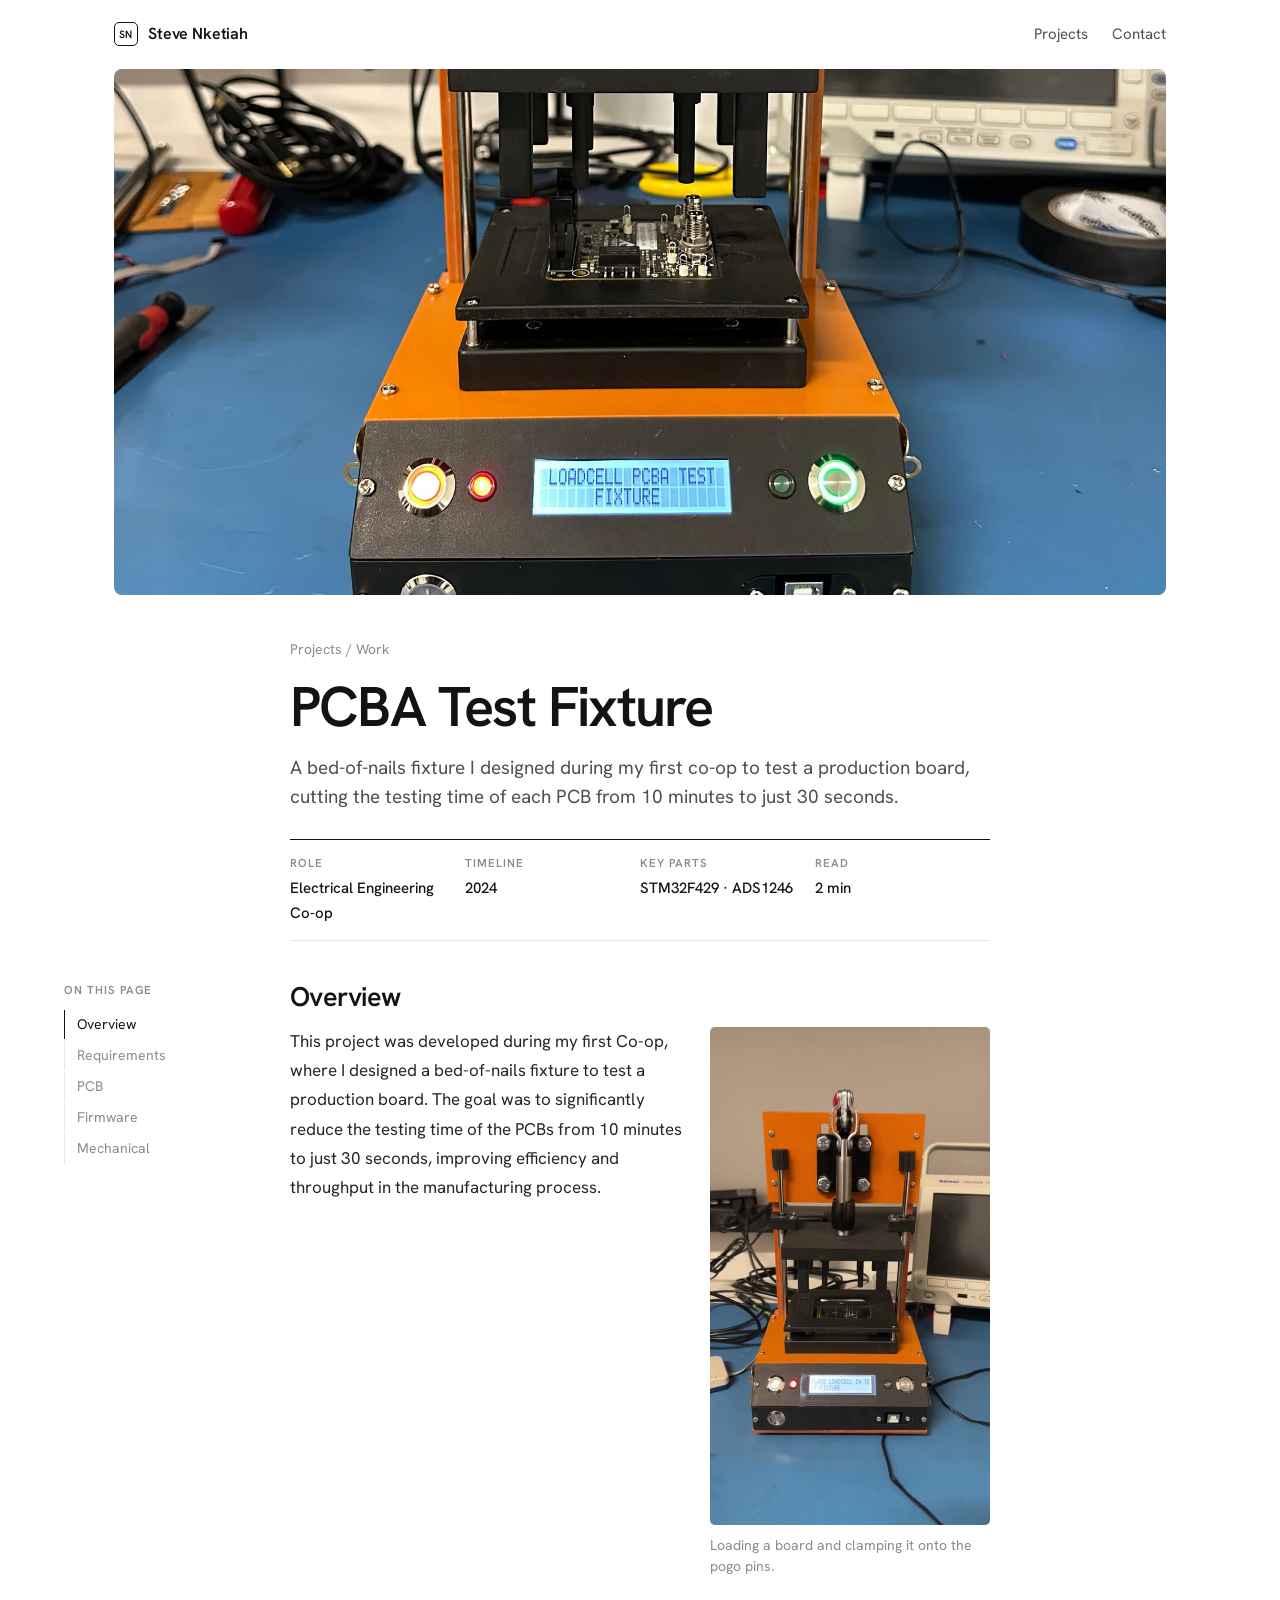
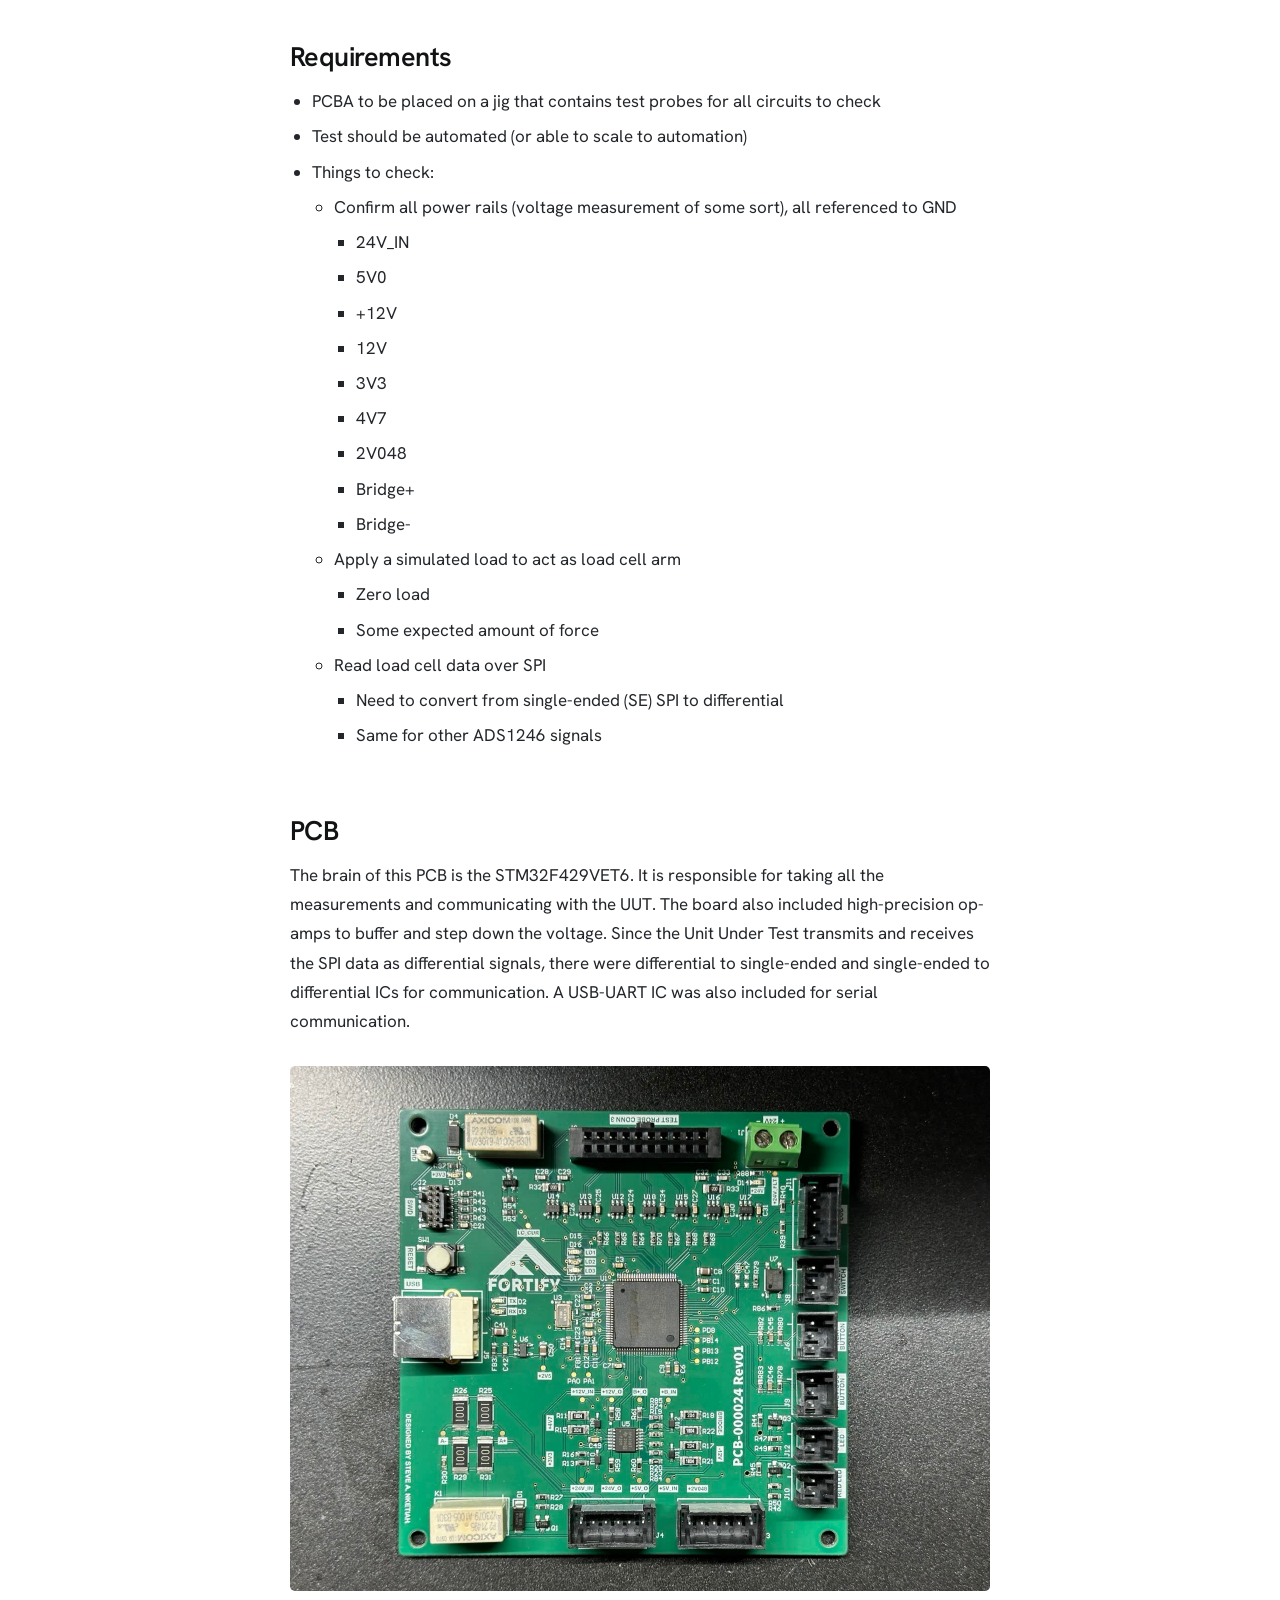
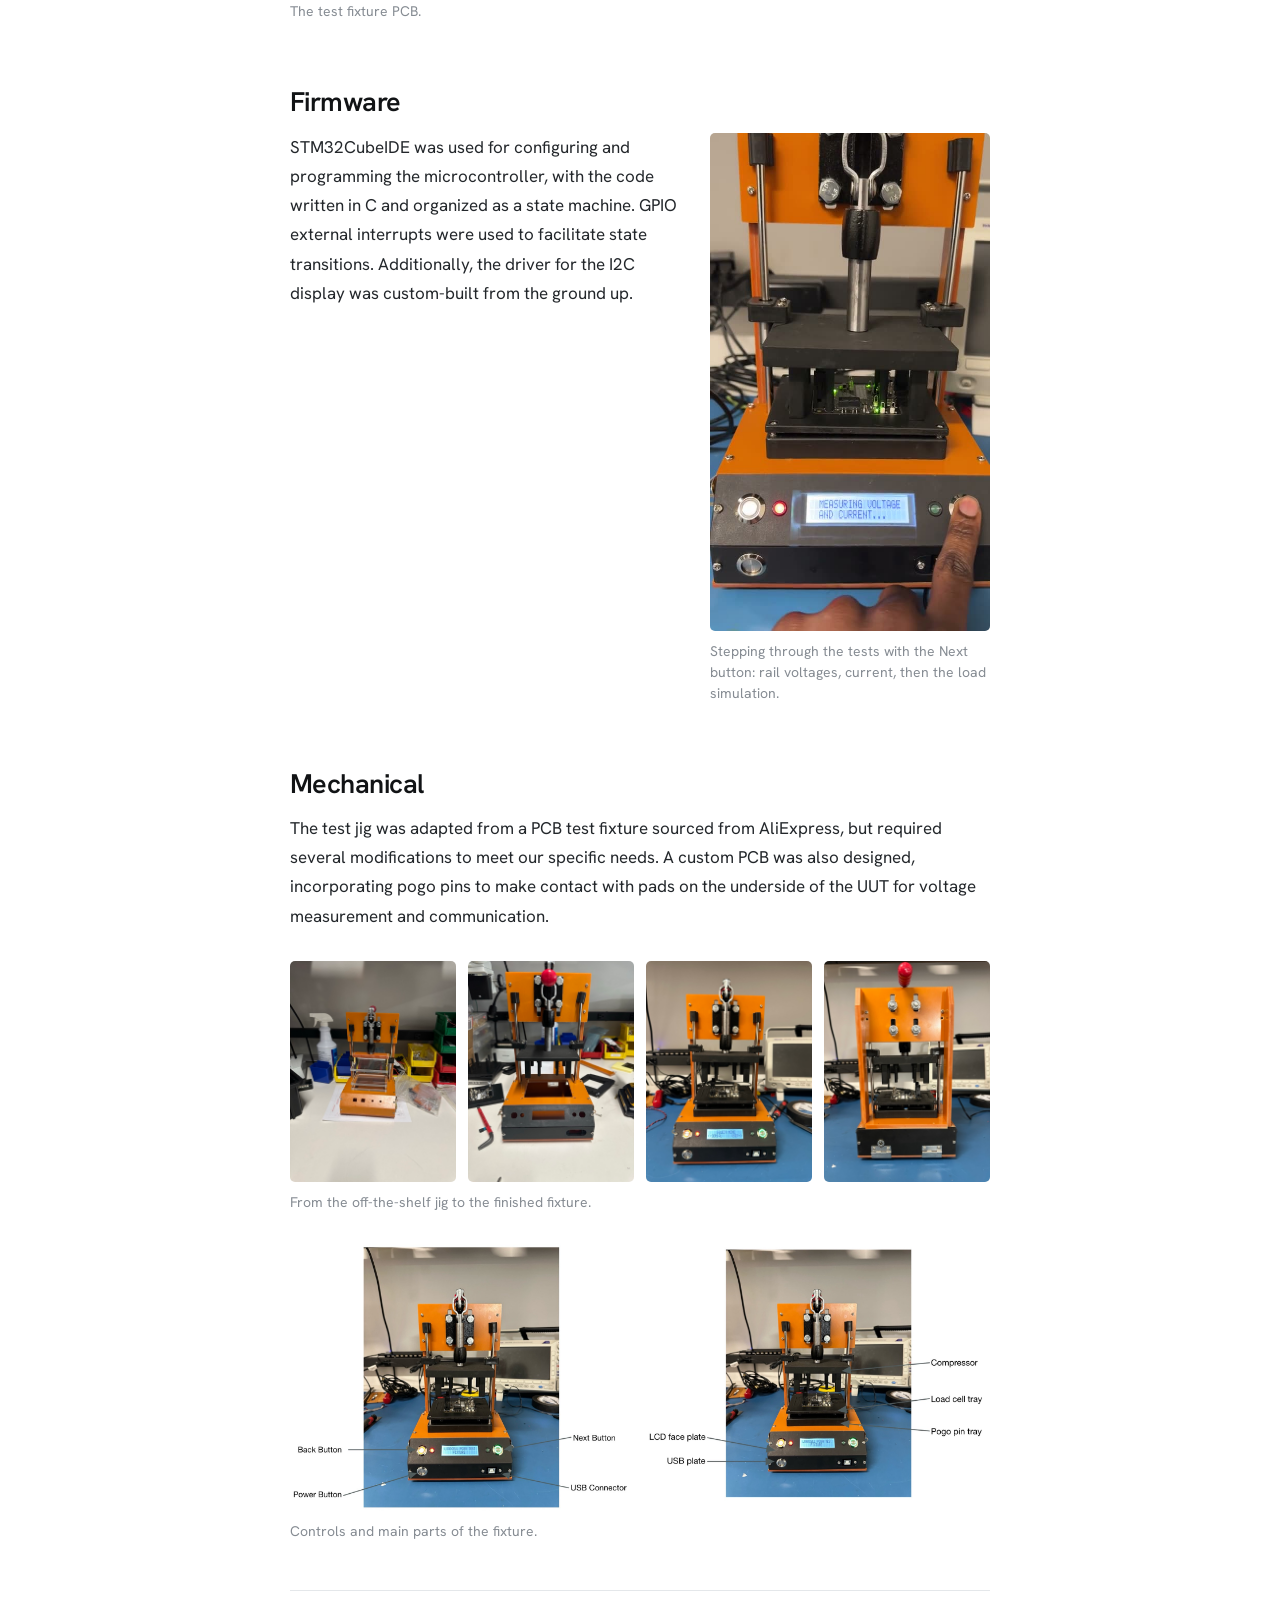
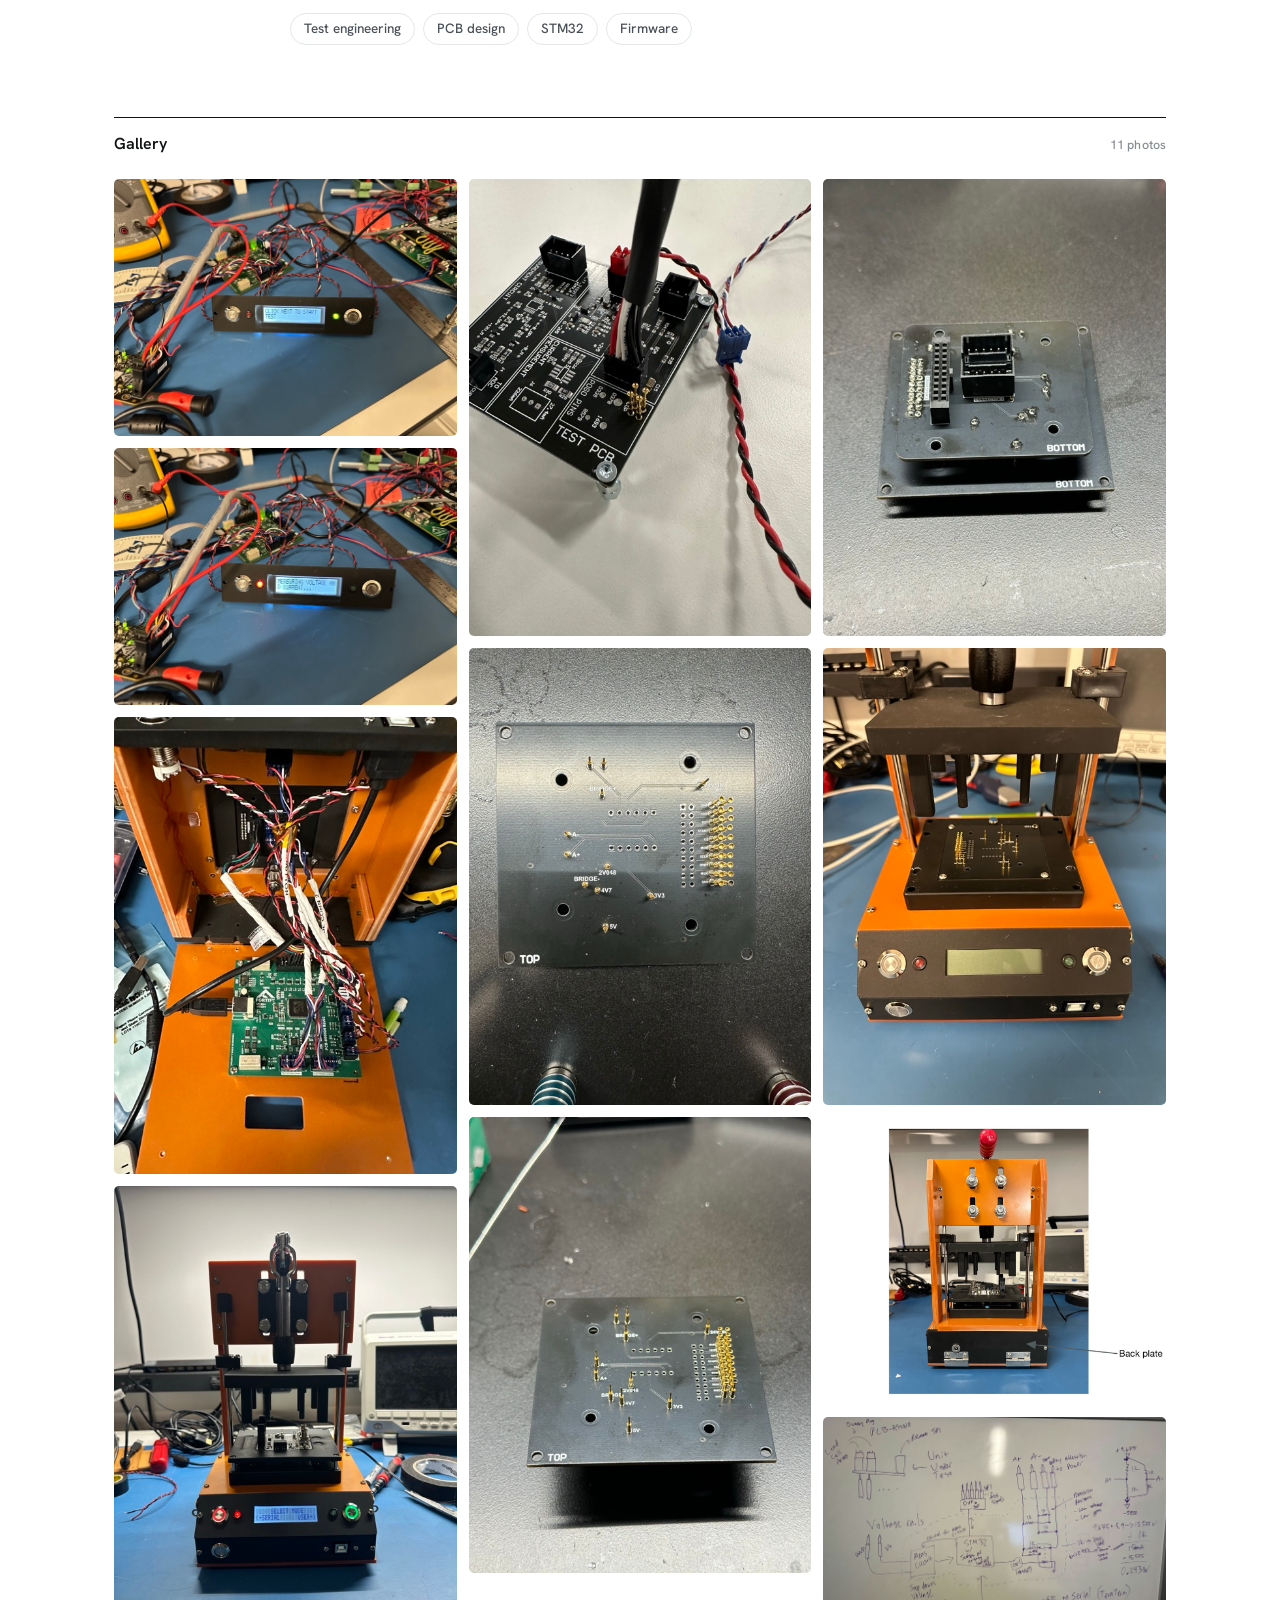
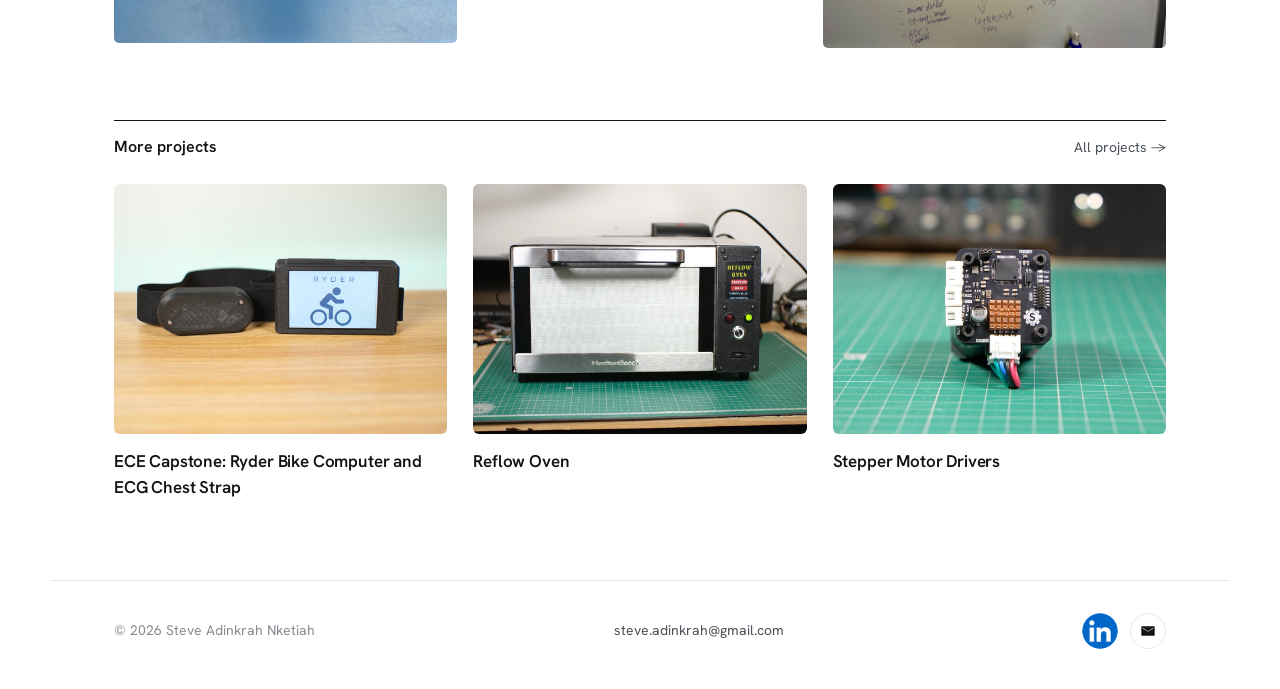
<file: projects/pcba-test-fixture/index.html>
<!doctype html>
<html lang="en">
<head>
<meta charset="utf-8">
<meta name="viewport" content="width=device-width, initial-scale=1">
<title>PCBA Test Fixture · Steve Nketiah</title>
<meta name="description" content="A bed-of-nails fixture built during my co-op at 3D Fortify that cut production board testing from 10 minutes to 30 seconds.">
<link rel="preconnect" href="https://fonts.googleapis.com">
<link rel="preconnect" href="https://fonts.gstatic.com" crossorigin>
<link rel="stylesheet" href="https://fonts.googleapis.com/css2?family=Hanken+Grotesk:wght@400;500;600;700&display=swap">
<link rel="stylesheet" href="../../assets/css/style.css?v=20261004e">
<link rel="icon" href="../../assets/img/favicon.svg" type="image/svg+xml">
<style>
  /* page-specific: keep the 4-photo row at two columns on phones; keep portrait videos from filling the screen */
  @media (max-width: 540px) { .row.keep2 { --n: 2 !important; } }
  @media (max-width: 720px) { .side figure.portrait { max-width: 260px; } }
</style>
</head>
<body>

<nav class="nav">
  <a class="mark" href="../../"><span class="chip">SN</span>Steve Nketiah</a>
  <div class="links"><a href="../../#projects">Projects</a><a href="#contact">Contact</a></div>
</nav>

<div class="cover"><div class="thumb" style="--focus:50% 50%"><img src="../../assets/img/pcba-test-fixture/cover.jpg" alt="Test fixture with a board clamped on the pogo pin tray; the LCD reads LOADCELL PCBA TEST FIXTURE"></div></div>

<header class="head">
  <div class="crumb"><a href="../../#projects">Projects</a> / Work</div>
  <h1>PCBA Test Fixture</h1>
  <p class="dek">A bed-of-nails fixture I designed during my first co-op to test a production board, cutting the testing time of each PCB from 10 minutes to just 30 seconds.</p>
  <div class="specs">
    <div><span class="eyebrow">Role</span><b>Electrical Engineering Co-op</b></div>
    <div><span class="eyebrow">Timeline</span><b>2024</b></div>
    <div><span class="eyebrow">Key parts</span><b>STM32F429 · ADS1246</b></div>
    <div><span class="eyebrow">Read</span><b data-readtime>— min</b></div>
  </div>
</header>

<div class="body">
  <nav class="toc" aria-label="On this page"><span class="eyebrow">On this page</span></nav>

  <article>
    <h2 id="overview">Overview</h2>
    <div class="side">
      <div class="text">
        <p>This project was developed during my first Co-op, where I designed a bed-of-nails fixture to test a production board. The goal was to significantly reduce the testing time of the PCBs from 10 minutes to just 30 seconds, improving efficiency and throughput in the manufacturing process.</p>
      </div>
      <figure class="portrait">
        <video data-auto src="../../assets/video/pcba-test-fixture/loading.mp4" poster="../../assets/video/pcba-test-fixture/loading.jpg" preload="metadata" muted playsinline loop></video>
        <figcaption>Loading a board and clamping it onto the pogo pins.</figcaption>
      </figure>
    </div>

    <h2 id="requirements">Requirements</h2>
    <ul>
      <li>PCBA to be placed on a jig that contains test probes for all circuits to check</li>
      <li>Test should be automated (or able to scale to automation)</li>
      <li>Things to check:
        <ul>
          <li>Confirm all power rails (voltage measurement of some sort), all referenced to GND
            <ul>
              <li>24V_IN</li>
              <li>5V0</li>
              <li>+12V</li>
              <li>12V</li>
              <li>3V3</li>
              <li>4V7</li>
              <li>2V048</li>
              <li>Bridge+</li>
              <li>Bridge-</li>
            </ul>
          </li>
          <li>Apply a simulated load to act as load cell arm
            <ul>
              <li>Zero load</li>
              <li>Some expected amount of force</li>
            </ul>
          </li>
          <li>Read load cell data over SPI
            <ul>
              <li>Need to convert from single-ended (SE) SPI to differential</li>
              <li>Same for other ADS1246 signals</li>
            </ul>
          </li>
        </ul>
      </li>
    </ul>

    <h2 id="pcb">PCB</h2>
    <p>The brain of this PCB is the STM32F429VET6. It is responsible for taking all the measurements and communicating with the UUT. The board also included high-precision op-amps to buffer and step down the voltage. Since the Unit Under Test transmits and receives the SPI data as differential signals, there were differential to single-ended and single-ended to differential ICs for communication. A USB-UART IC was also included for serial communication.</p>
    <figure>
      <img src="../../assets/img/pcba-test-fixture/pcb.jpg" alt="Assembled green test fixture PCB with the STM32F429 in the centre and connectors around the edges" loading="lazy">
      <figcaption>The test fixture PCB.</figcaption>
    </figure>

    <h2 id="firmware">Firmware</h2>
    <div class="side">
      <div class="text">
        <p>STM32CubeIDE was used for configuring and programming the microcontroller, with the code written in C and organized as a state machine. GPIO external interrupts were used to facilitate state transitions. Additionally, the driver for the I2C display was custom-built from the ground up.</p>
      </div>
      <figure class="portrait">
        <video data-auto src="../../assets/video/pcba-test-fixture/test-sequence.mp4" poster="../../assets/video/pcba-test-fixture/test-sequence.jpg" preload="metadata" muted playsinline loop></video>
        <figcaption>Stepping through the tests with the Next button: rail voltages, current, then the load simulation.</figcaption>
      </figure>
    </div>

    <h2 id="mechanical">Mechanical</h2>
    <p>The test jig was adapted from a PCB test fixture sourced from AliExpress, but required several modifications to meet our specific needs. A custom PCB was also designed, incorporating pogo pins to make contact with pads on the underside of the UUT for voltage measurement and communication.</p>
    <figure>
      <div class="row n4 keep2" style="--ar:3/4">
        <div class="cell"><img src="../../assets/img/pcba-test-fixture/fixture-0553.jpg" alt="The off-the-shelf fixture before modification" loading="lazy" data-caption="The fixture before modification."></div>
        <div class="cell"><img src="../../assets/img/pcba-test-fixture/fixture-1245.jpg" alt="Fixture partly assembled, with the front panel cut-outs" loading="lazy" data-caption="Partly assembled, with the front panel cut-outs."></div>
        <div class="cell"><img src="../../assets/img/pcba-test-fixture/fixture-1589.jpg" alt="Finished fixture with a board loaded; LCD reads SELECT MODE" loading="lazy" data-caption="Finished fixture with a board loaded."></div>
        <div class="cell"><img src="../../assets/img/pcba-test-fixture/fixture-1604.jpg" alt="Finished fixture seen from the back" loading="lazy" data-caption="Finished fixture, back."></div>
      </div>
      <figcaption>From the off-the-shelf jig to the finished fixture.</figcaption>
    </figure>
    <figure>
      <div class="row">
        <div class="cell"><img src="../../assets/img/pcba-test-fixture/labels-front.jpg" alt="Front of the fixture labelled: back button, next button, power button, USB connector" loading="lazy" data-caption="Front: back, next and power buttons, USB connector."></div>
        <div class="cell"><img src="../../assets/img/pcba-test-fixture/labels-parts.jpg" alt="Fixture labelled: compressor, load cell tray, pogo pin tray, LCD face plate, USB plate" loading="lazy" data-caption="Compressor, load cell tray, pogo pin tray, LCD face plate and USB plate."></div>
      </div>
      <figcaption>Controls and main parts of the fixture.</figcaption>
    </figure>

    <div class="tags"><span class="pill">Test engineering</span><span class="pill">PCB design</span><span class="pill">STM32</span><span class="pill">Firmware</span></div>
  </article>
</div>

<section class="gallery" aria-labelledby="gallery-h">
  <div class="gallery-head"><h2 id="gallery-h">Gallery</h2><span class="label">11 photos</span></div>
  <div class="gallery-grid">
    <a href="../../assets/img/pcba-test-fixture/gallery/01.jpg" data-caption="Bench prototype of the display panel: Click next to start test."><img src="../../assets/img/pcba-test-fixture/gallery/01-sm.jpg" alt="Bench prototype of the LCD panel, wired up on the bench" loading="lazy"></a>
    <a href="../../assets/img/pcba-test-fixture/gallery/02.jpg" data-caption="Bench prototype measuring voltage and current."><img src="../../assets/img/pcba-test-fixture/gallery/02-sm.jpg" alt="Bench prototype of the LCD panel showing a voltage and current measurement" loading="lazy"></a>
    <a href="../../assets/img/pcba-test-fixture/gallery/03.jpg" data-caption="Wiring inside the fixture base."><img src="../../assets/img/pcba-test-fixture/gallery/03-sm.jpg" alt="Fixture base opened up, showing the PCB and wiring" loading="lazy"></a>
    <a href="../../assets/img/pcba-test-fixture/gallery/04.jpg" data-caption="Fixture during assembly."><img src="../../assets/img/pcba-test-fixture/gallery/04-sm.jpg" alt="Fixture during assembly with the LCD panel fitted" loading="lazy"></a>
    <a href="../../assets/img/pcba-test-fixture/gallery/05.jpg" data-caption="Test PCB."><img src="../../assets/img/pcba-test-fixture/gallery/05-sm.jpg" alt="Black test PCB with connectors and a twisted-pair cable" loading="lazy"></a>
    <a href="../../assets/img/pcba-test-fixture/gallery/06.jpg" data-caption="Pogo pin plate, top."><img src="../../assets/img/pcba-test-fixture/gallery/06-sm.jpg" alt="Top of the pogo pin plate" loading="lazy"></a>
    <a href="../../assets/img/pcba-test-fixture/gallery/07.jpg" data-caption="Pogo pin plate."><img src="../../assets/img/pcba-test-fixture/gallery/07-sm.jpg" alt="Pogo pin plate on the bench" loading="lazy"></a>
    <a href="../../assets/img/pcba-test-fixture/gallery/08.jpg" data-caption="Pogo pin plate, bottom, with its connectors."><img src="../../assets/img/pcba-test-fixture/gallery/08-sm.jpg" alt="Bottom of the pogo pin plate with connectors" loading="lazy"></a>
    <a href="../../assets/img/pcba-test-fixture/gallery/09.jpg" data-caption="Pogo pin tray fitted in the fixture."><img src="../../assets/img/pcba-test-fixture/gallery/09-sm.jpg" alt="Pogo pin tray fitted in the fixture under the press" loading="lazy"></a>
    <a href="../../assets/img/pcba-test-fixture/labels-back.jpg" data-caption="Back of the fixture, with the back plate labelled."><img src="../../assets/img/pcba-test-fixture/labels-back.jpg" alt="Back of the fixture with the back plate labelled" loading="lazy"></a>
    <a href="../../assets/img/pcba-test-fixture/gallery/10.jpg" data-caption="Early whiteboard sketch of the test circuit."><img src="../../assets/img/pcba-test-fixture/gallery/10-sm.jpg" alt="Whiteboard sketch of voltage rails, MCU and pogo pin connections" loading="lazy"></a>
  </div>
</section>

<section class="related" aria-labelledby="related-h">
  <div class="related-head"><h2 id="related-h">More projects</h2><a href="../../#projects">All projects →</a></div>
  <div class="grid">
    <a class="card" href="../ryder-bike-computer/"><div class="thumb"><img src="../../assets/img/ryder-bike-computer/thumb.jpg?v=20261004" alt="" loading="lazy"></div><div><h3>ECE Capstone: Ryder Bike Computer and ECG Chest Strap</h3></div></a>
    <a class="card" href="../reflow-oven/"><div class="thumb"><img src="../../assets/img/reflow-oven/thumb.jpg?v=20261004" alt="" loading="lazy"></div><div><h3>Reflow Oven</h3></div></a>
    <a class="card" href="../stepper-motor-drivers/"><div class="thumb"><img src="../../assets/img/stepper-motor-drivers/thumb.jpg" alt="" loading="lazy"></div><div><h3>Stepper Motor Drivers</h3></div></a>
  </div>
</section>

<footer class="foot" id="contact">
  <span>© 2026 Steve Adinkrah Nketiah</span>
  <a class="text" href="mailto:steve.adinkrah@gmail.com">steve.adinkrah@gmail.com</a>
  <div class="socials">
    <a class="icon li sm" href="https://www.linkedin.com/in/steve-nketiah-0841b5292/" target="_blank" rel="noopener" aria-label="LinkedIn"><img src="../../assets/img/linkedin.png" alt=""></a>
    <a class="icon sm" href="mailto:steve.adinkrah@gmail.com" aria-label="Email"><svg viewBox="0 0 24 24" aria-hidden="true"><path d="M3 5h18a1 1 0 0 1 1 1v12a1 1 0 0 1-1 1H3a1 1 0 0 1-1-1V6a1 1 0 0 1 1-1zm9 7.2L4.4 7H4v.8l8 5.4 8-5.4V7h-.4z"/></svg></a>
  </div>
</footer>

<script src="../../assets/js/site.js?v=20261004"></script>
</body>
</html>
</file>
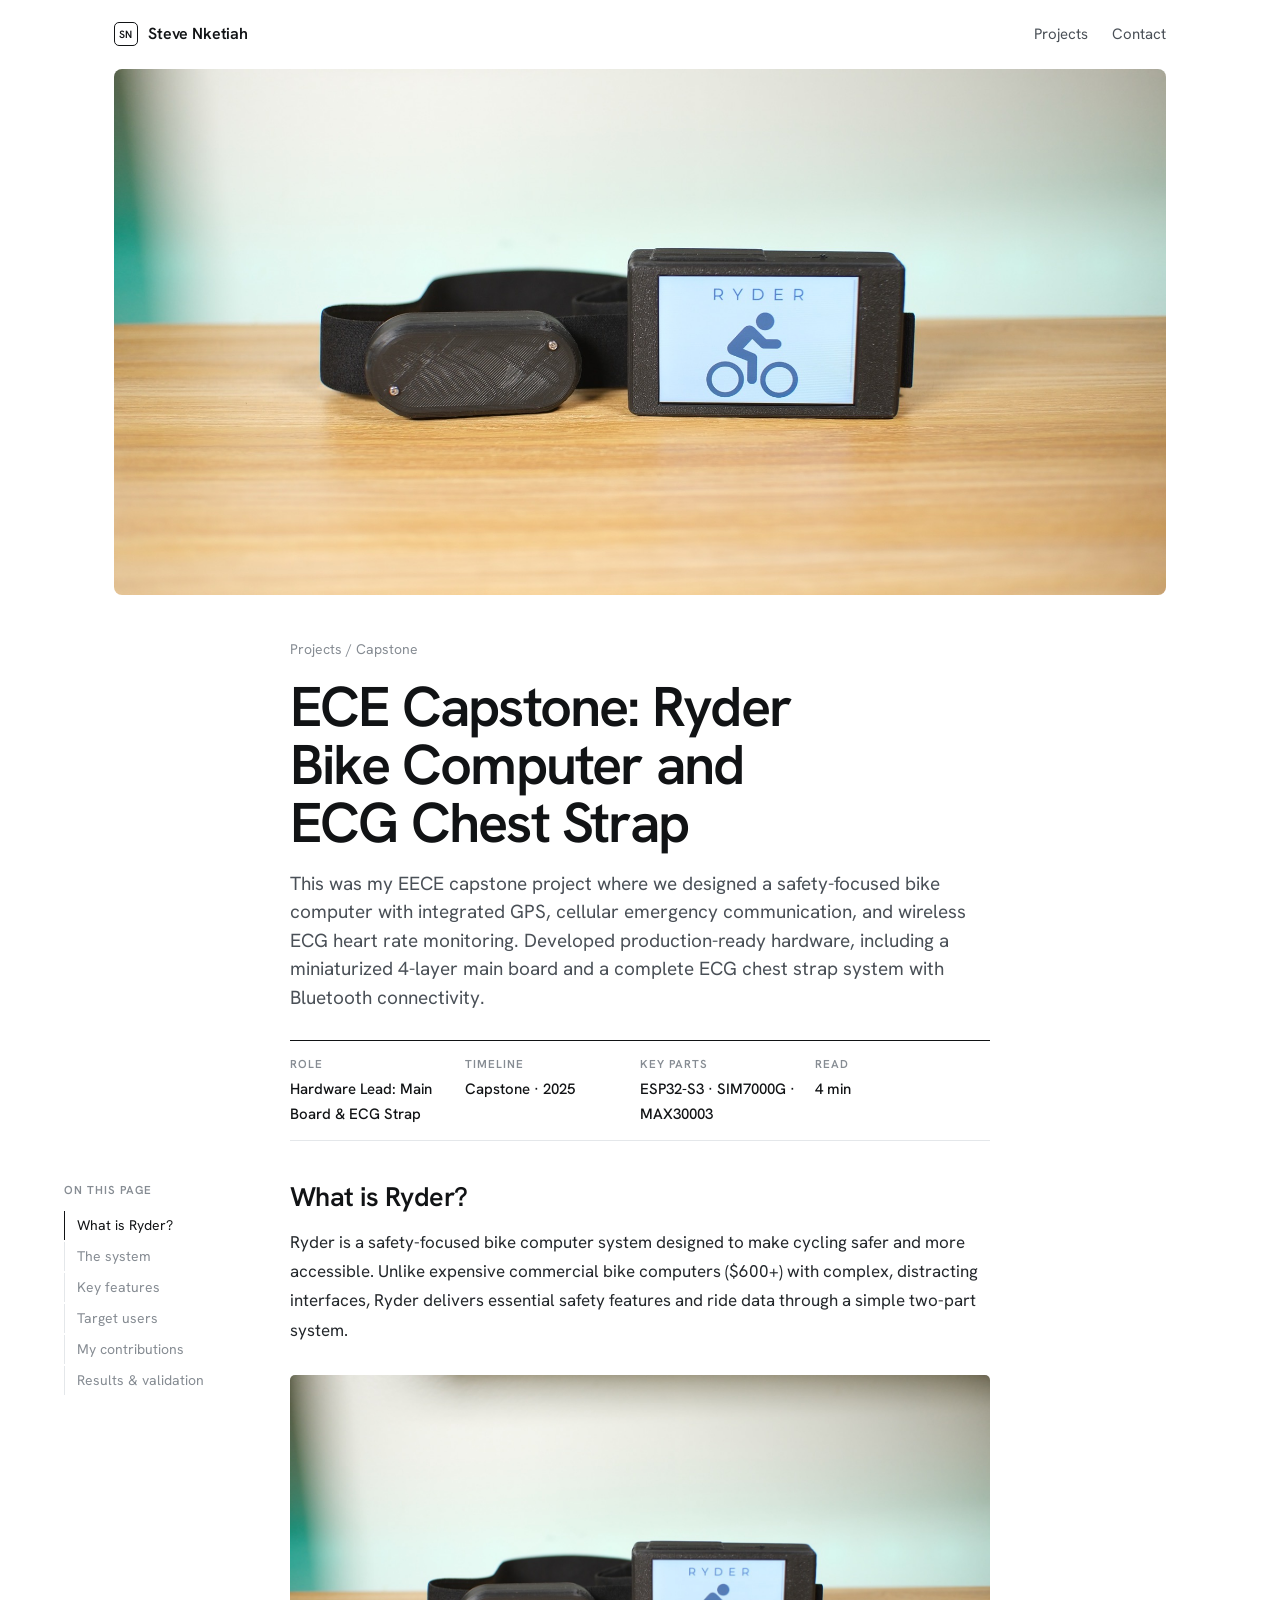
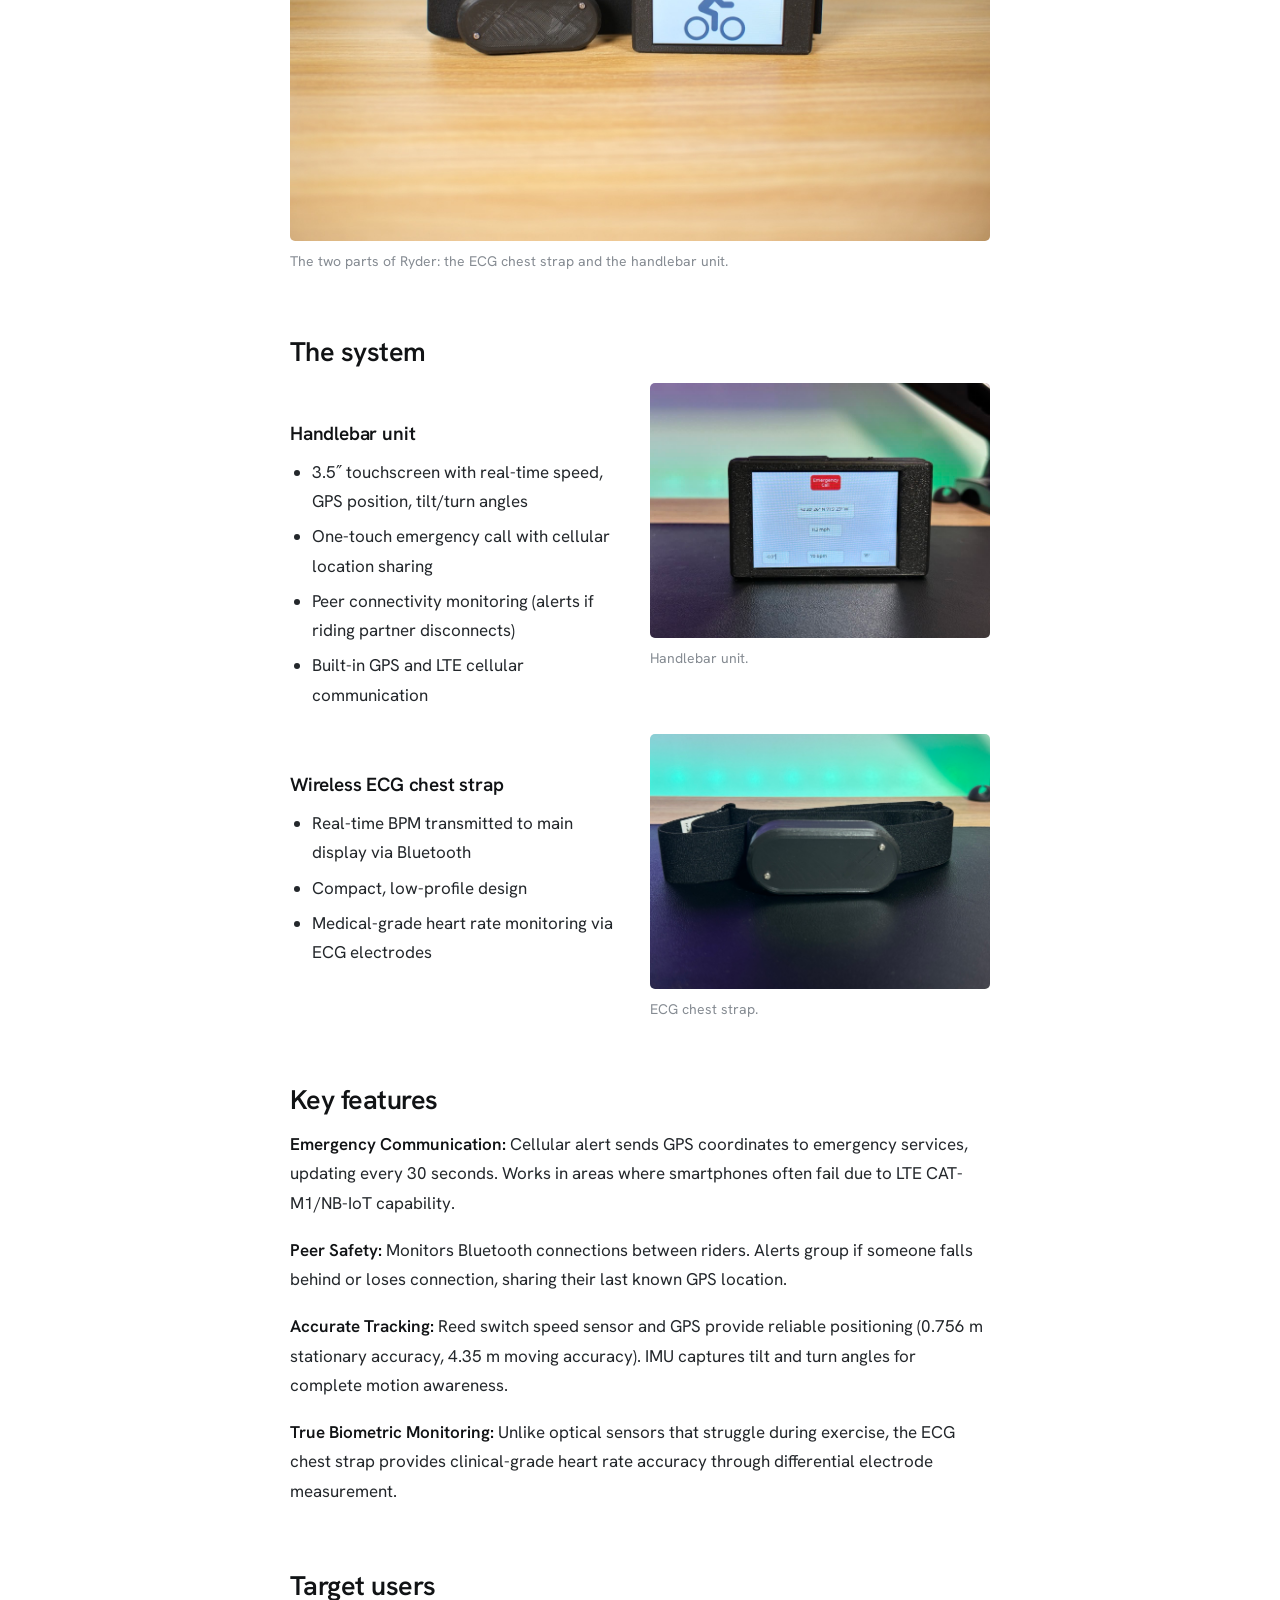
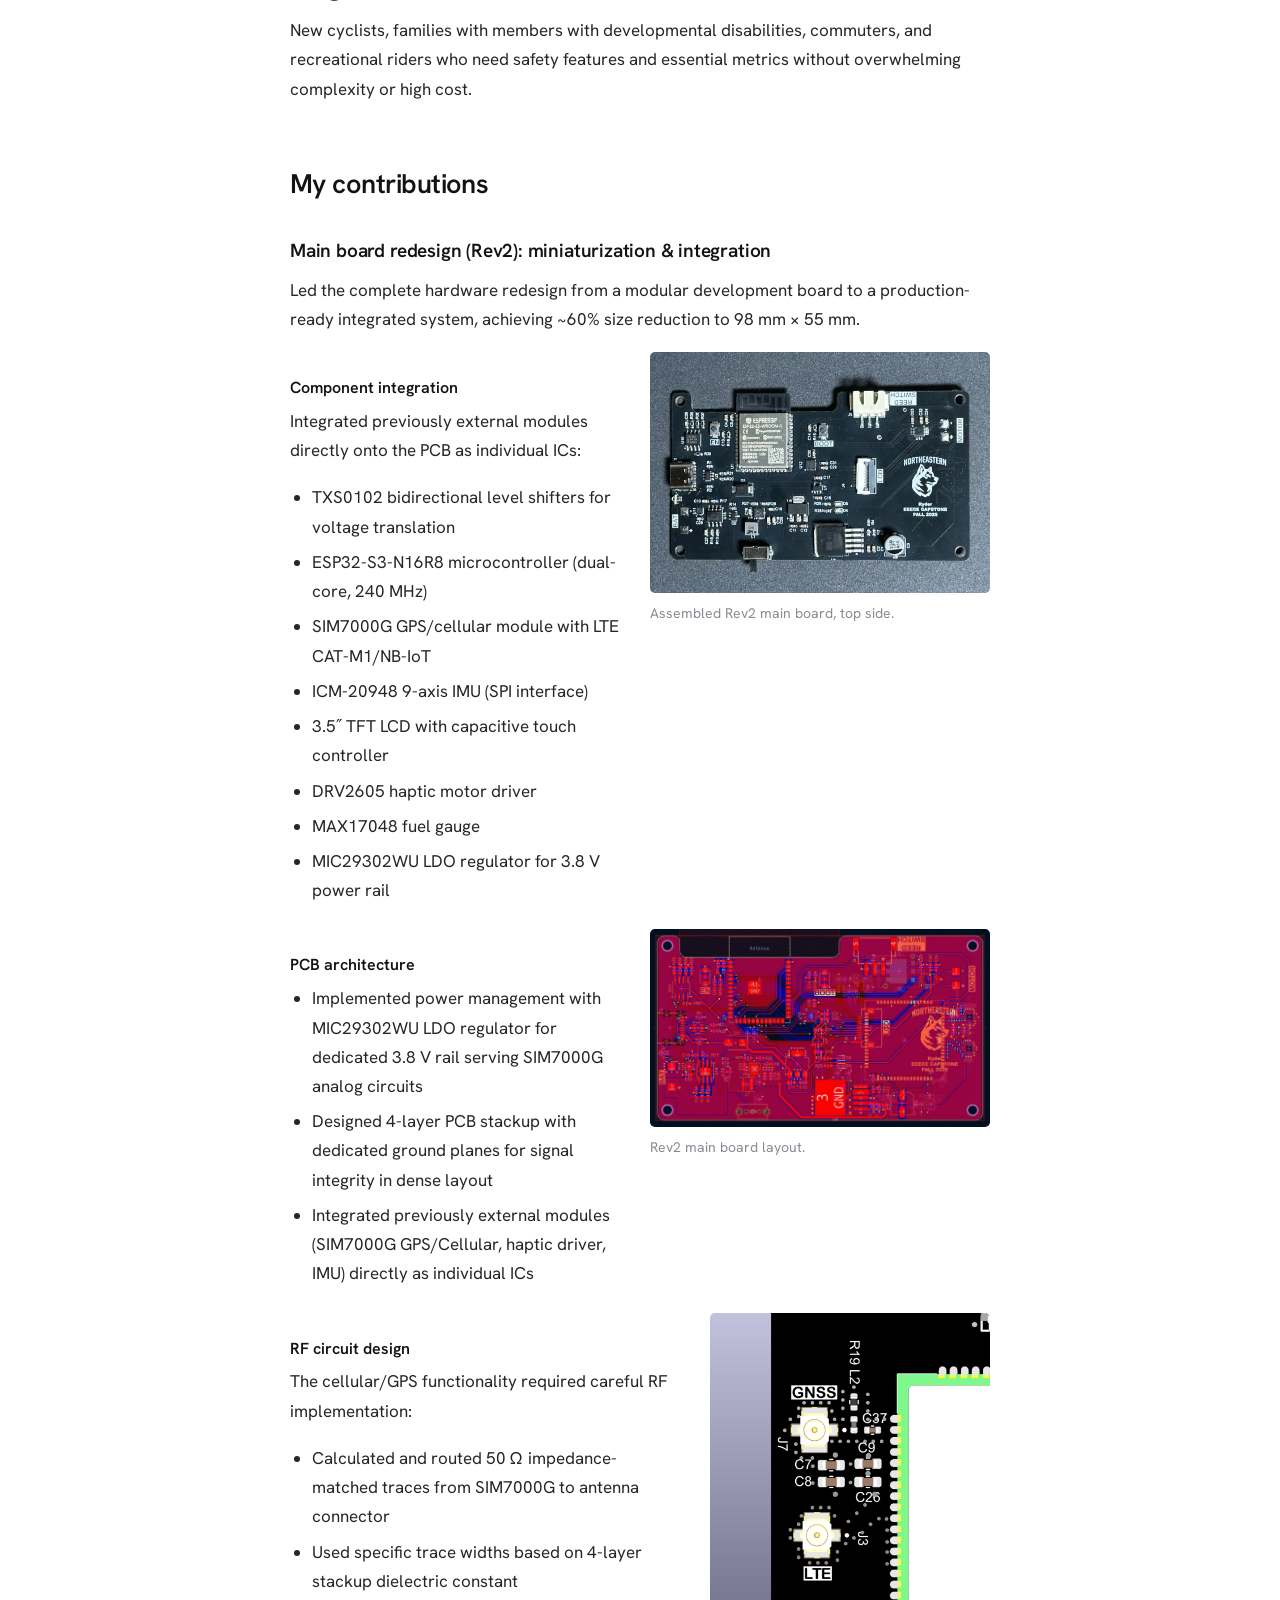
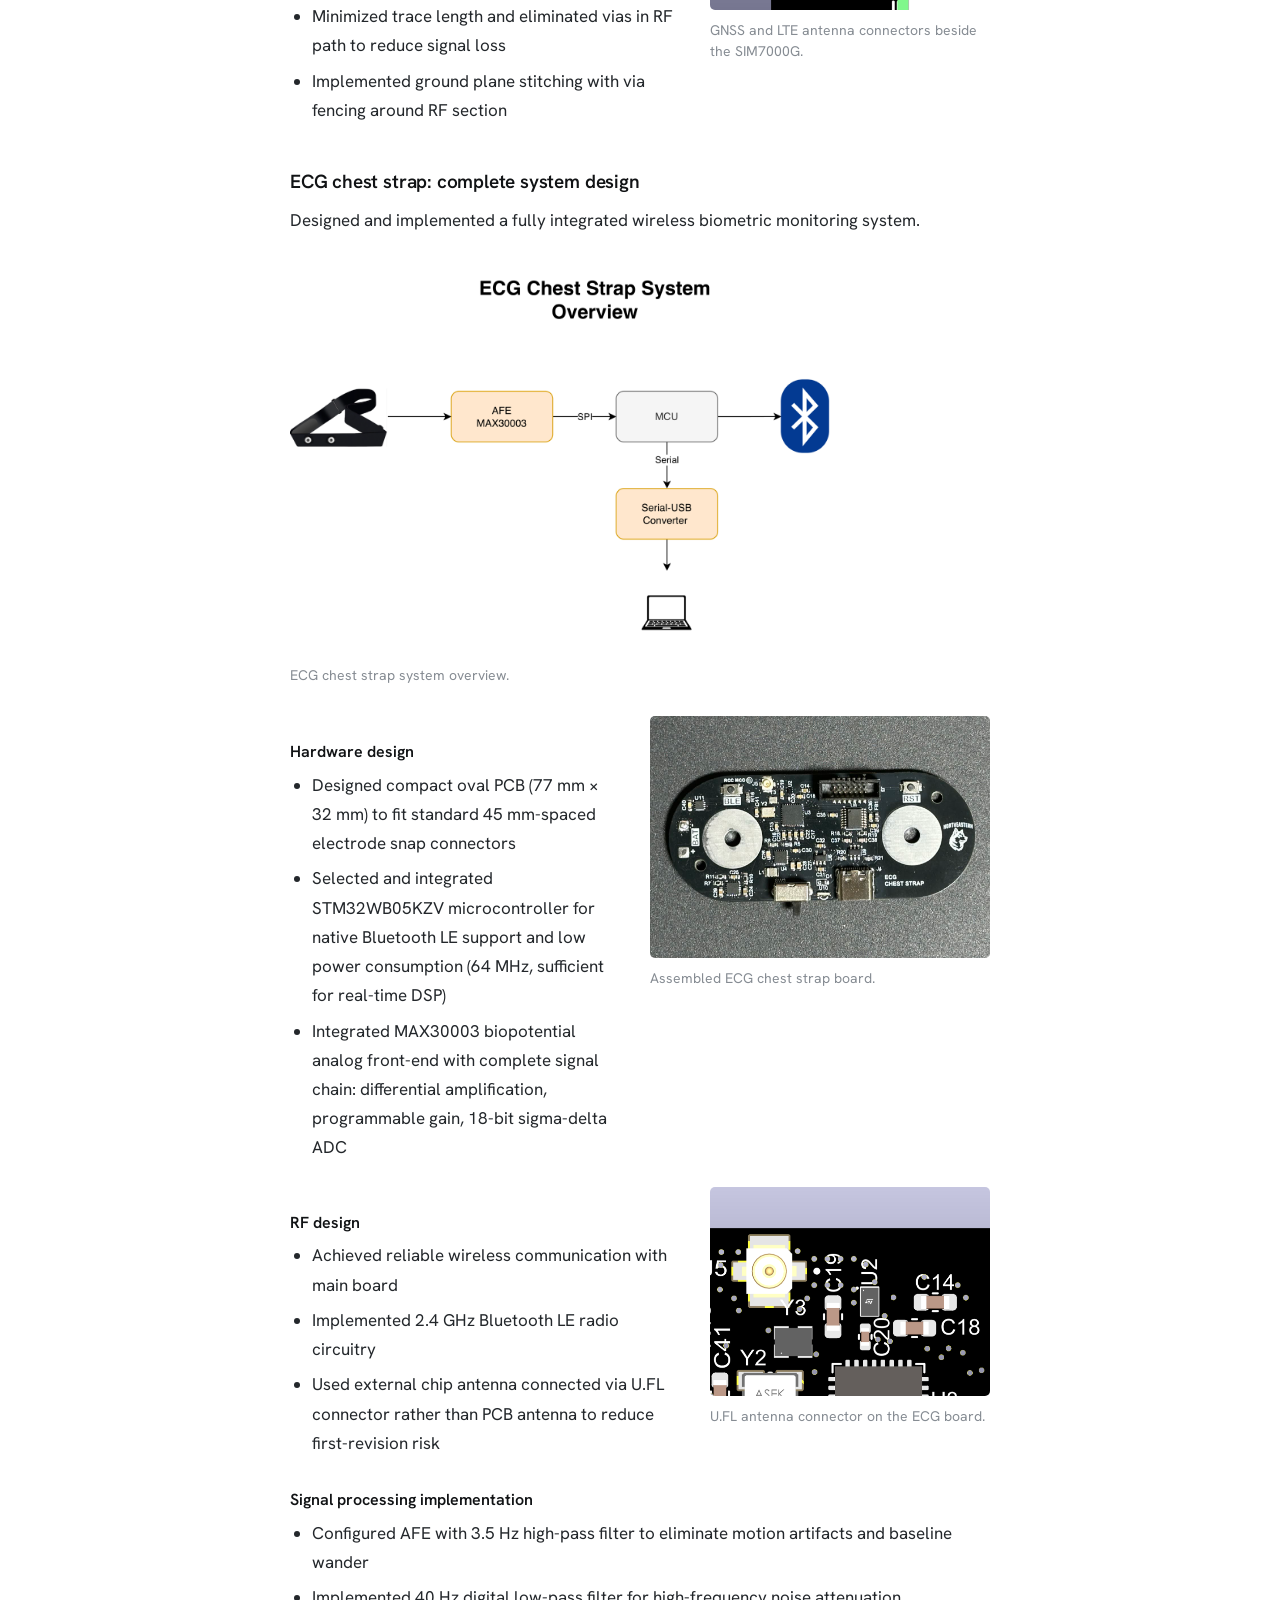
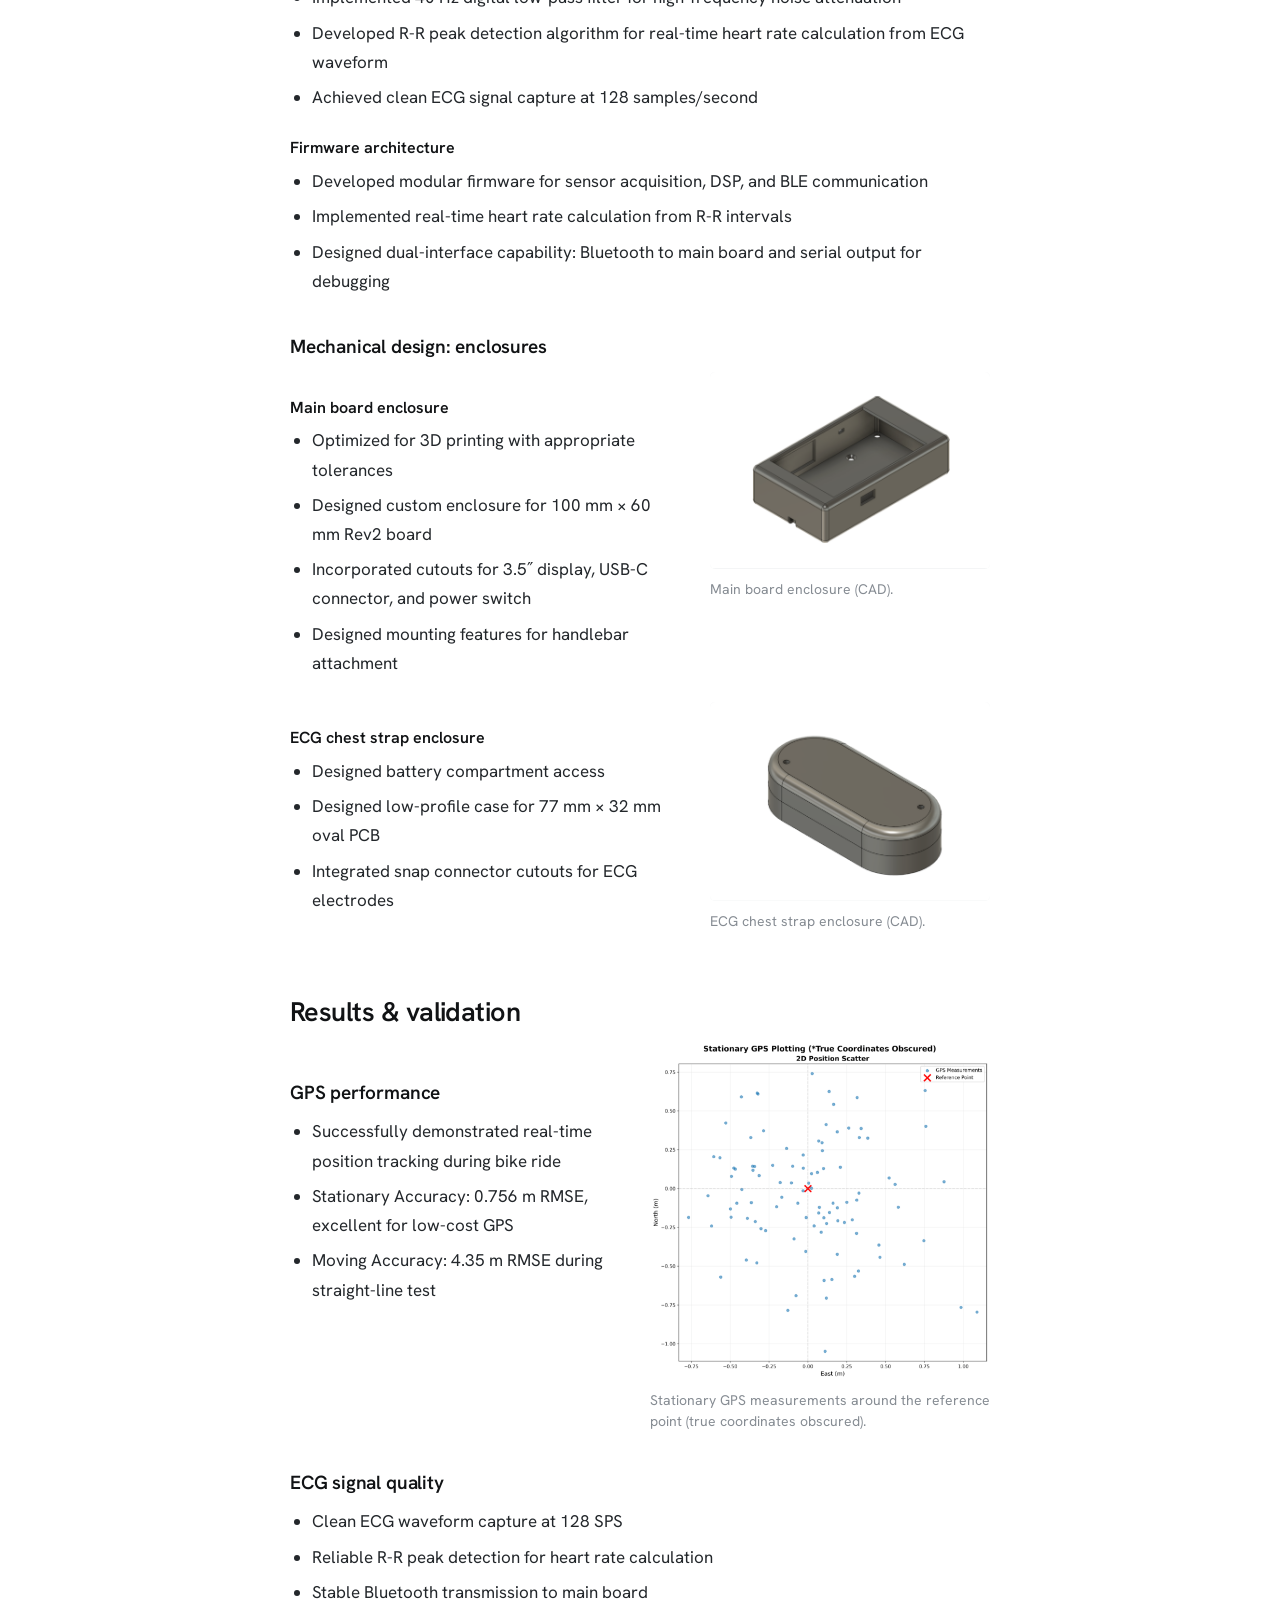
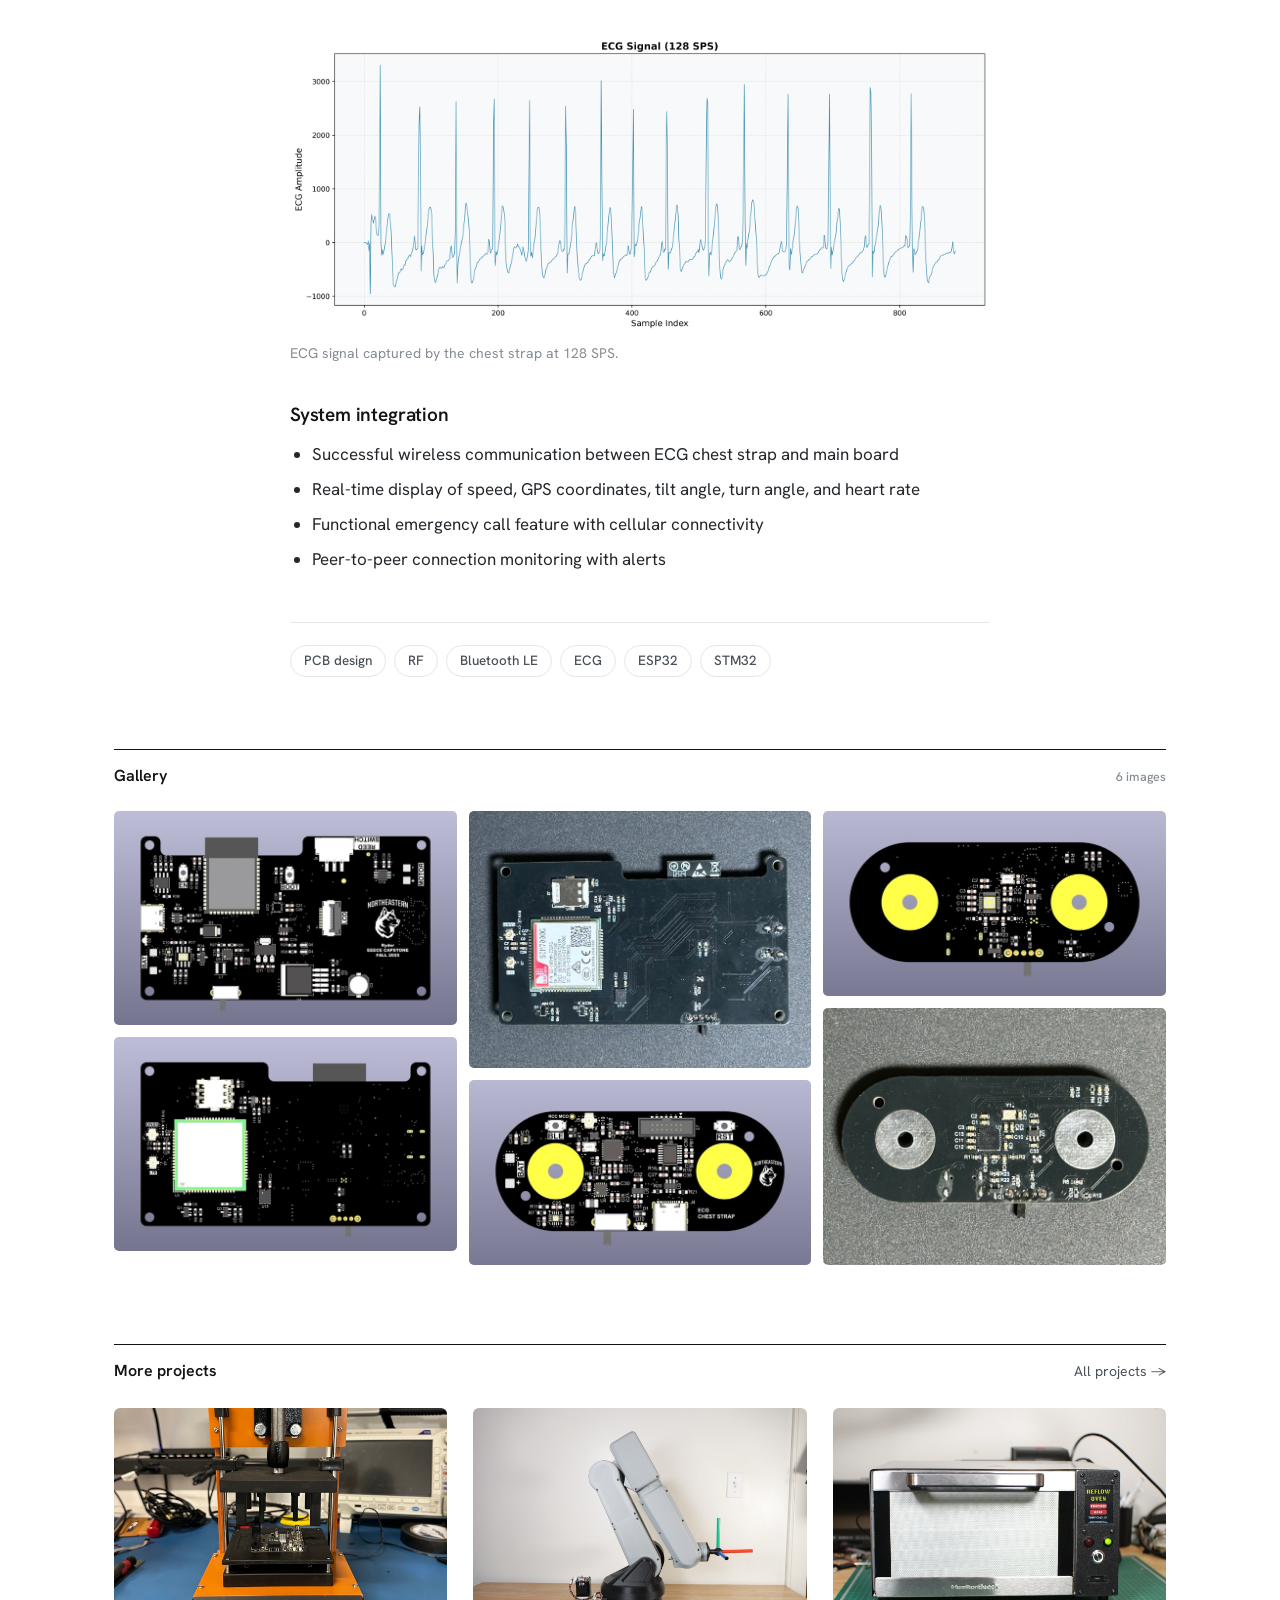
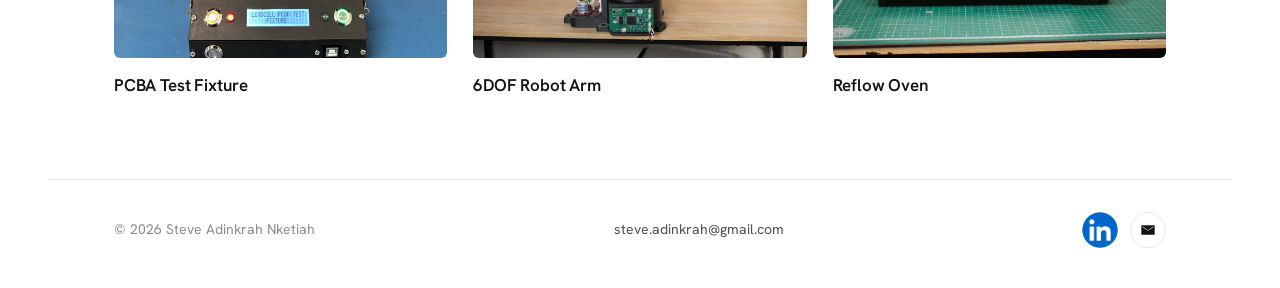
<file: projects/ryder-bike-computer/index.html>
<!doctype html>
<html lang="en">
<head>
<meta charset="utf-8">
<meta name="viewport" content="width=device-width, initial-scale=1">
<title>ECE Capstone: Ryder Bike Computer and ECG Chest Strap · Steve Nketiah</title>
<meta name="description" content="EECE capstone: a safety-focused bike computer with integrated GPS, cellular emergency communication and a wireless ECG heart rate chest strap.">
<link rel="preconnect" href="https://fonts.googleapis.com">
<link rel="preconnect" href="https://fonts.gstatic.com" crossorigin>
<link rel="stylesheet" href="https://fonts.googleapis.com/css2?family=Hanken+Grotesk:wght@400;500;600;700&display=swap">
<link rel="stylesheet" href="../../assets/css/style.css?v=20261004e">
<link rel="icon" href="../../assets/img/favicon.svg" type="image/svg+xml">
</head>
<body>

<nav class="nav">
  <a class="mark" href="../../"><span class="chip">SN</span>Steve Nketiah</a>
  <div class="links"><a href="../../#projects">Projects</a><a href="#contact">Contact</a></div>
</nav>

<div class="cover"><div class="thumb" style="--focus:50% 50%"><img src="../../assets/img/ryder-bike-computer/cover.jpg?v=20261004" alt="The Ryder handlebar unit and ECG chest strap on a table"></div></div>

<header class="head">
  <div class="crumb"><a href="../../#projects">Projects</a> / Capstone</div>
  <h1>ECE Capstone: Ryder Bike Computer and ECG Chest Strap</h1>
  <p class="dek">This was my EECE capstone project where we designed a safety-focused bike computer with integrated GPS, cellular emergency communication, and wireless ECG heart rate monitoring. Developed production-ready hardware, including a miniaturized 4-layer main board and a complete ECG chest strap system with Bluetooth connectivity.</p>
  <div class="specs">
    <div><span class="eyebrow">Role</span><b>Hardware Lead: Main Board &amp; ECG Strap</b></div>
    <div><span class="eyebrow">Timeline</span><b>Capstone · 2025</b></div>
    <div><span class="eyebrow">Key parts</span><b>ESP32-S3 · SIM7000G · MAX30003</b></div>
    <div><span class="eyebrow">Read</span><b data-readtime>— min</b></div>
  </div>
</header>

<div class="body">
  <nav class="toc" aria-label="On this page"><span class="eyebrow">On this page</span></nav>

  <article>
    <h2 id="what-is-ryder">What is Ryder?</h2>
    <p>Ryder is a safety-focused bike computer system designed to make cycling safer and more accessible. Unlike expensive commercial bike computers ($600+) with complex, distracting interfaces, Ryder delivers essential safety features and ride data through a simple two-part system.</p>
    <figure>
      <img src="../../assets/img/ryder-bike-computer/ryder-system.jpg" alt="The Ryder ECG chest strap next to the handlebar unit, whose screen shows the Ryder logo" loading="lazy">
      <figcaption>The two parts of Ryder: the ECG chest strap and the handlebar unit.</figcaption>
    </figure>

    <h2 id="system">The system</h2>
    <div class="side wide-media">
      <div class="text">
        <h3>Handlebar unit</h3>
        <ul>
          <li>3.5″ touchscreen with real-time speed, GPS position, tilt/turn angles</li>
          <li>One-touch emergency call with cellular location sharing</li>
          <li>Peer connectivity monitoring (alerts if riding partner disconnects)</li>
          <li>Built-in GPS and LTE cellular communication</li>
        </ul>
      </div>
      <figure>
        <img src="../../assets/img/ryder-bike-computer/handlebar-unit.jpg" alt="Handlebar unit with touchscreen showing GPS coordinates, 11.3 mph, 70 bpm and an Emergency Call button" loading="lazy">
        <figcaption>Handlebar unit.</figcaption>
      </figure>
    </div>
    <div class="side wide-media">
      <div class="text">
        <h3>Wireless ECG chest strap</h3>
        <ul>
          <li>Real-time BPM transmitted to main display via Bluetooth</li>
          <li>Compact, low-profile design</li>
          <li>Medical-grade heart rate monitoring via ECG electrodes</li>
        </ul>
      </div>
      <figure>
        <img src="../../assets/img/ryder-bike-computer/chest-strap.jpg" alt="ECG chest strap with its oval 3D-printed enclosure" loading="lazy">
        <figcaption>ECG chest strap.</figcaption>
      </figure>
    </div>

    <h2 id="features">Key features</h2>
    <p><strong>Emergency Communication:</strong> Cellular alert sends GPS coordinates to emergency services, updating every 30 seconds. Works in areas where smartphones often fail due to LTE CAT-M1/NB-IoT capability.</p>
    <p><strong>Peer Safety:</strong> Monitors Bluetooth connections between riders. Alerts group if someone falls behind or loses connection, sharing their last known GPS location.</p>
    <p><strong>Accurate Tracking:</strong> Reed switch speed sensor and GPS provide reliable positioning (0.756 m stationary accuracy, 4.35 m moving accuracy). IMU captures tilt and turn angles for complete motion awareness.</p>
    <p><strong>True Biometric Monitoring:</strong> Unlike optical sensors that struggle during exercise, the ECG chest strap provides clinical-grade heart rate accuracy through differential electrode measurement.</p>

    <h2 id="users">Target users</h2>
    <p>New cyclists, families with members with developmental disabilities, commuters, and recreational riders who need safety features and essential metrics without overwhelming complexity or high cost.</p>

    <h2 id="contributions">My contributions</h2>

    <h3>Main board redesign (Rev2): miniaturization &amp; integration</h3>
    <p>Led the complete hardware redesign from a modular development board to a production-ready integrated system, achieving ~60% size reduction to 98 mm × 55 mm.</p>

    <div class="side wide-media">
      <div class="text">
        <h4>Component integration</h4>
        <p>Integrated previously external modules directly onto the PCB as individual ICs:</p>
        <ul>
          <li>TXS0102 bidirectional level shifters for voltage translation</li>
          <li>ESP32-S3-N16R8 microcontroller (dual-core, 240 MHz)</li>
          <li>SIM7000G GPS/cellular module with LTE CAT-M1/NB-IoT</li>
          <li>ICM-20948 9-axis IMU (SPI interface)</li>
          <li>3.5″ TFT LCD with capacitive touch controller</li>
          <li>DRV2605 haptic motor driver</li>
          <li>MAX17048 fuel gauge</li>
          <li>MIC29302WU LDO regulator for 3.8 V power rail</li>
        </ul>
      </div>
      <figure>
        <img src="../../assets/img/ryder-bike-computer/mainboard-top.jpg" alt="Assembled Rev2 main board, top side, with the ESP32-S3 module" loading="lazy">
        <figcaption>Assembled Rev2 main board, top side.</figcaption>
      </figure>
    </div>

    <div class="side wide-media">
      <div class="text">
        <h4>PCB architecture</h4>
        <ul>
          <li>Implemented power management with MIC29302WU LDO regulator for dedicated 3.8 V rail serving SIM7000G analog circuits</li>
          <li>Designed 4-layer PCB stackup with dedicated ground planes for signal integrity in dense layout</li>
          <li>Integrated previously external modules (SIM7000G GPS/Cellular, haptic driver, IMU) directly as individual ICs</li>
        </ul>
      </div>
      <figure>
        <img src="../../assets/img/ryder-bike-computer/mainboard-layout.jpg" alt="PCB layout of the Rev2 main board" loading="lazy">
        <figcaption>Rev2 main board layout.</figcaption>
      </figure>
    </div>

    <div class="side">
      <div class="text">
        <h4>RF circuit design</h4>
        <p>The cellular/GPS functionality required careful RF implementation:</p>
        <ul>
          <li>Calculated and routed 50 Ω impedance-matched traces from SIM7000G to antenna connector</li>
          <li>Used specific trace widths based on 4-layer stackup dielectric constant</li>
          <li>Minimized trace length and eliminated vias in RF path to reduce signal loss</li>
          <li>Implemented ground plane stitching with via fencing around RF section</li>
        </ul>
      </div>
      <figure>
        <img src="../../assets/img/ryder-bike-computer/mainboard-rf.png" alt="Close-up of the GNSS and LTE antenna connectors next to the SIM7000G footprint" loading="lazy">
        <figcaption>GNSS and LTE antenna connectors beside the SIM7000G.</figcaption>
      </figure>
    </div>

    <h3>ECG chest strap: complete system design</h3>
    <p>Designed and implemented a fully integrated wireless biometric monitoring system.</p>
    <figure style="max-width:540px">
      <img src="../../assets/img/ryder-bike-computer/ecg-system.png" alt="ECG chest strap system overview: electrodes to MAX30003 AFE, SPI to MCU, Bluetooth out, and serial to a USB converter and laptop" loading="lazy">
      <figcaption>ECG chest strap system overview.</figcaption>
    </figure>

    <div class="side wide-media">
      <div class="text">
        <h4>Hardware design</h4>
        <ul>
          <li>Designed compact oval PCB (77 mm × 32 mm) to fit standard 45 mm-spaced electrode snap connectors</li>
          <li>Selected and integrated STM32WB05KZV microcontroller for native Bluetooth LE support and low power consumption (64 MHz, sufficient for real-time DSP)</li>
          <li>Integrated MAX30003 biopotential analog front-end with complete signal chain: differential amplification, programmable gain, 18-bit sigma-delta ADC</li>
        </ul>
      </div>
      <figure>
        <img src="../../assets/img/ryder-bike-computer/ecg-top.jpg" alt="Assembled oval ECG chest strap PCB with two electrode snap pads" loading="lazy">
        <figcaption>Assembled ECG chest strap board.</figcaption>
      </figure>
    </div>

    <div class="side">
      <div class="text">
        <h4>RF design</h4>
        <ul>
          <li>Achieved reliable wireless communication with main board</li>
          <li>Implemented 2.4 GHz Bluetooth LE radio circuitry</li>
          <li>Used external chip antenna connected via U.FL connector rather than PCB antenna to reduce first-revision risk</li>
        </ul>
      </div>
      <figure>
        <img src="../../assets/img/ryder-bike-computer/ecg-rf.png" alt="Close-up of the U.FL connector and crystal on the ECG board" loading="lazy">
        <figcaption>U.FL antenna connector on the ECG board.</figcaption>
      </figure>
    </div>

    <h4>Signal processing implementation</h4>
    <ul>
      <li>Configured AFE with 3.5 Hz high-pass filter to eliminate motion artifacts and baseline wander</li>
      <li>Implemented 40 Hz digital low-pass filter for high-frequency noise attenuation</li>
      <li>Developed R-R peak detection algorithm for real-time heart rate calculation from ECG waveform</li>
      <li>Achieved clean ECG signal capture at 128 samples/second</li>
    </ul>

    <h4>Firmware architecture</h4>
    <ul>
      <li>Developed modular firmware for sensor acquisition, DSP, and BLE communication</li>
      <li>Implemented real-time heart rate calculation from R-R intervals</li>
      <li>Designed dual-interface capability: Bluetooth to main board and serial output for debugging</li>
    </ul>

    <h3>Mechanical design: enclosures</h3>
    <div class="side">
      <div class="text">
        <h4>Main board enclosure</h4>
        <ul>
          <li>Optimized for 3D printing with appropriate tolerances</li>
          <li>Designed custom enclosure for 100 mm × 60 mm Rev2 board</li>
          <li>Incorporated cutouts for 3.5″ display, USB-C connector, and power switch</li>
          <li>Designed mounting features for handlebar attachment</li>
        </ul>
      </div>
      <figure>
        <img src="../../assets/img/ryder-bike-computer/enclosure.png" alt="CAD model of the main board enclosure" loading="lazy">
        <figcaption>Main board enclosure (CAD).</figcaption>
      </figure>
    </div>
    <div class="side">
      <div class="text">
        <h4>ECG chest strap enclosure</h4>
        <ul>
          <li>Designed battery compartment access</li>
          <li>Designed low-profile case for 77 mm × 32 mm oval PCB</li>
          <li>Integrated snap connector cutouts for ECG electrodes</li>
        </ul>
      </div>
      <figure>
        <img src="../../assets/img/ryder-bike-computer/ecg-enclosure.png" alt="CAD model of the oval ECG chest strap enclosure" loading="lazy">
        <figcaption>ECG chest strap enclosure (CAD).</figcaption>
      </figure>
    </div>

    <h2 id="results">Results &amp; validation</h2>
    <div class="side wide-media">
      <div class="text">
        <h3>GPS performance</h3>
        <ul>
          <li>Successfully demonstrated real-time position tracking during bike ride</li>
          <li>Stationary Accuracy: 0.756 m RMSE, excellent for low-cost GPS</li>
          <li>Moving Accuracy: 4.35 m RMSE during straight-line test</li>
        </ul>
      </div>
      <figure>
        <img src="../../assets/img/ryder-bike-computer/gps-stationary.png" alt="Scatter plot of stationary GPS measurements around a reference point, in metres east and north" loading="lazy">
        <figcaption>Stationary GPS measurements around the reference point (true coordinates obscured).</figcaption>
      </figure>
    </div>

    <h3>ECG signal quality</h3>
    <ul>
      <li>Clean ECG waveform capture at 128 SPS</li>
      <li>Reliable R-R peak detection for heart rate calculation</li>
      <li>Stable Bluetooth transmission to main board</li>
    </ul>
    <figure class="wide">
      <img src="../../assets/img/ryder-bike-computer/ecg-plot.png" alt="ECG signal recorded at 128 samples per second, with regular R peaks" loading="lazy">
      <figcaption>ECG signal captured by the chest strap at 128 SPS.</figcaption>
    </figure>

    <h3>System integration</h3>
    <ul>
      <li>Successful wireless communication between ECG chest strap and main board</li>
      <li>Real-time display of speed, GPS coordinates, tilt angle, turn angle, and heart rate</li>
      <li>Functional emergency call feature with cellular connectivity</li>
      <li>Peer-to-peer connection monitoring with alerts</li>
    </ul>

    <div class="tags"><span class="pill">PCB design</span><span class="pill">RF</span><span class="pill">Bluetooth LE</span><span class="pill">ECG</span><span class="pill">ESP32</span><span class="pill">STM32</span></div>
  </article>
</div>

<section class="gallery" aria-labelledby="gallery-h">
  <div class="gallery-head"><h2 id="gallery-h">Gallery</h2><span class="label">6 images</span></div>
  <div class="gallery-grid">
    <a href="../../assets/img/ryder-bike-computer/gallery/01.jpg" data-caption="Rev2 main board render, top."><img src="../../assets/img/ryder-bike-computer/gallery/01-sm.jpg" alt="Render of the Rev2 main board, top side" loading="lazy"></a>
    <a href="../../assets/img/ryder-bike-computer/gallery/02.jpg" data-caption="Rev2 main board render, bottom."><img src="../../assets/img/ryder-bike-computer/gallery/02-sm.jpg" alt="Render of the Rev2 main board, bottom side" loading="lazy"></a>
    <a href="../../assets/img/ryder-bike-computer/gallery/03.jpg" data-caption="Assembled Rev2 main board, bottom, with the SIM7000G module."><img src="../../assets/img/ryder-bike-computer/gallery/03-sm.jpg" alt="Assembled Rev2 main board, bottom side, with the SIM7000G module" loading="lazy"></a>
    <a href="../../assets/img/ryder-bike-computer/gallery/04.jpg" data-caption="ECG chest strap board render, top."><img src="../../assets/img/ryder-bike-computer/gallery/04-sm.jpg" alt="Render of the ECG chest strap board, top side" loading="lazy"></a>
    <a href="../../assets/img/ryder-bike-computer/gallery/05.jpg" data-caption="ECG chest strap board render, bottom."><img src="../../assets/img/ryder-bike-computer/gallery/05-sm.jpg" alt="Render of the ECG chest strap board, bottom side" loading="lazy"></a>
    <a href="../../assets/img/ryder-bike-computer/gallery/06.jpg" data-caption="Assembled ECG chest strap board, bottom."><img src="../../assets/img/ryder-bike-computer/gallery/06-sm.jpg" alt="Assembled ECG chest strap board, bottom side" loading="lazy"></a>
  </div>
</section>

<section class="related" aria-labelledby="related-h">
  <div class="related-head"><h2 id="related-h">More projects</h2><a href="../../#projects">All projects →</a></div>
  <div class="grid">
    <a class="card" href="../pcba-test-fixture/"><div class="thumb"><img src="../../assets/img/pcba-test-fixture/thumb.jpg" alt="" loading="lazy"></div><div><h3>PCBA Test Fixture</h3></div></a>
    <a class="card" href="../6dof-robot-arm/"><div class="thumb"><img src="../../assets/img/6dof-robot-arm/thumb.jpg" alt="" loading="lazy"></div><div><h3>6DOF Robot Arm</h3></div></a>
    <a class="card" href="../reflow-oven/"><div class="thumb"><img src="../../assets/img/reflow-oven/thumb.jpg?v=20261004" alt="" loading="lazy"></div><div><h3>Reflow Oven</h3></div></a>
  </div>
</section>

<footer class="foot" id="contact">
  <span>© 2026 Steve Adinkrah Nketiah</span>
  <a class="text" href="mailto:steve.adinkrah@gmail.com">steve.adinkrah@gmail.com</a>
  <div class="socials">
    <a class="icon li sm" href="https://www.linkedin.com/in/steve-nketiah-0841b5292/" target="_blank" rel="noopener" aria-label="LinkedIn"><img src="../../assets/img/linkedin.png" alt=""></a>
    <a class="icon sm" href="mailto:steve.adinkrah@gmail.com" aria-label="Email"><svg viewBox="0 0 24 24" aria-hidden="true"><path d="M3 5h18a1 1 0 0 1 1 1v12a1 1 0 0 1-1 1H3a1 1 0 0 1-1-1V6a1 1 0 0 1 1-1zm9 7.2L4.4 7H4v.8l8 5.4 8-5.4V7h-.4z"/></svg></a>
  </div>
</footer>

<script src="../../assets/js/site.js?v=20261004"></script>
</body>
</html>
</file>
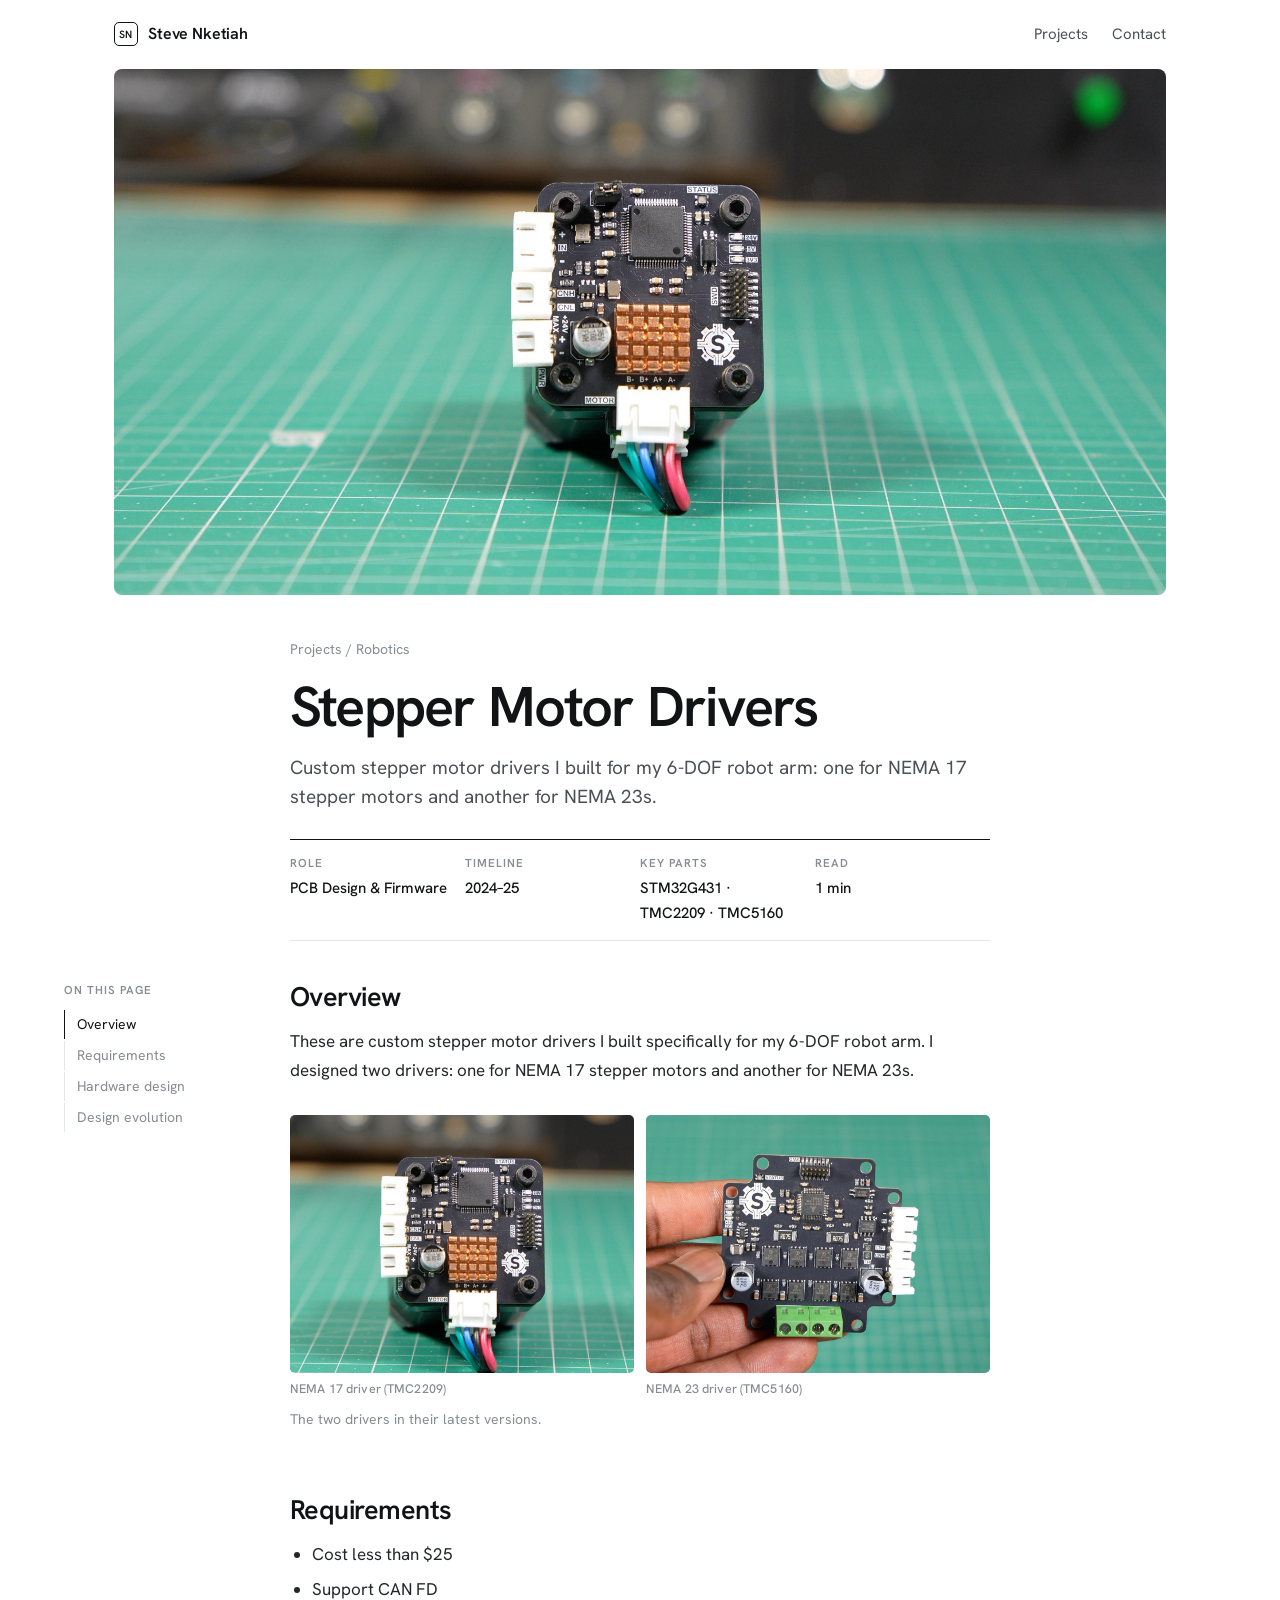
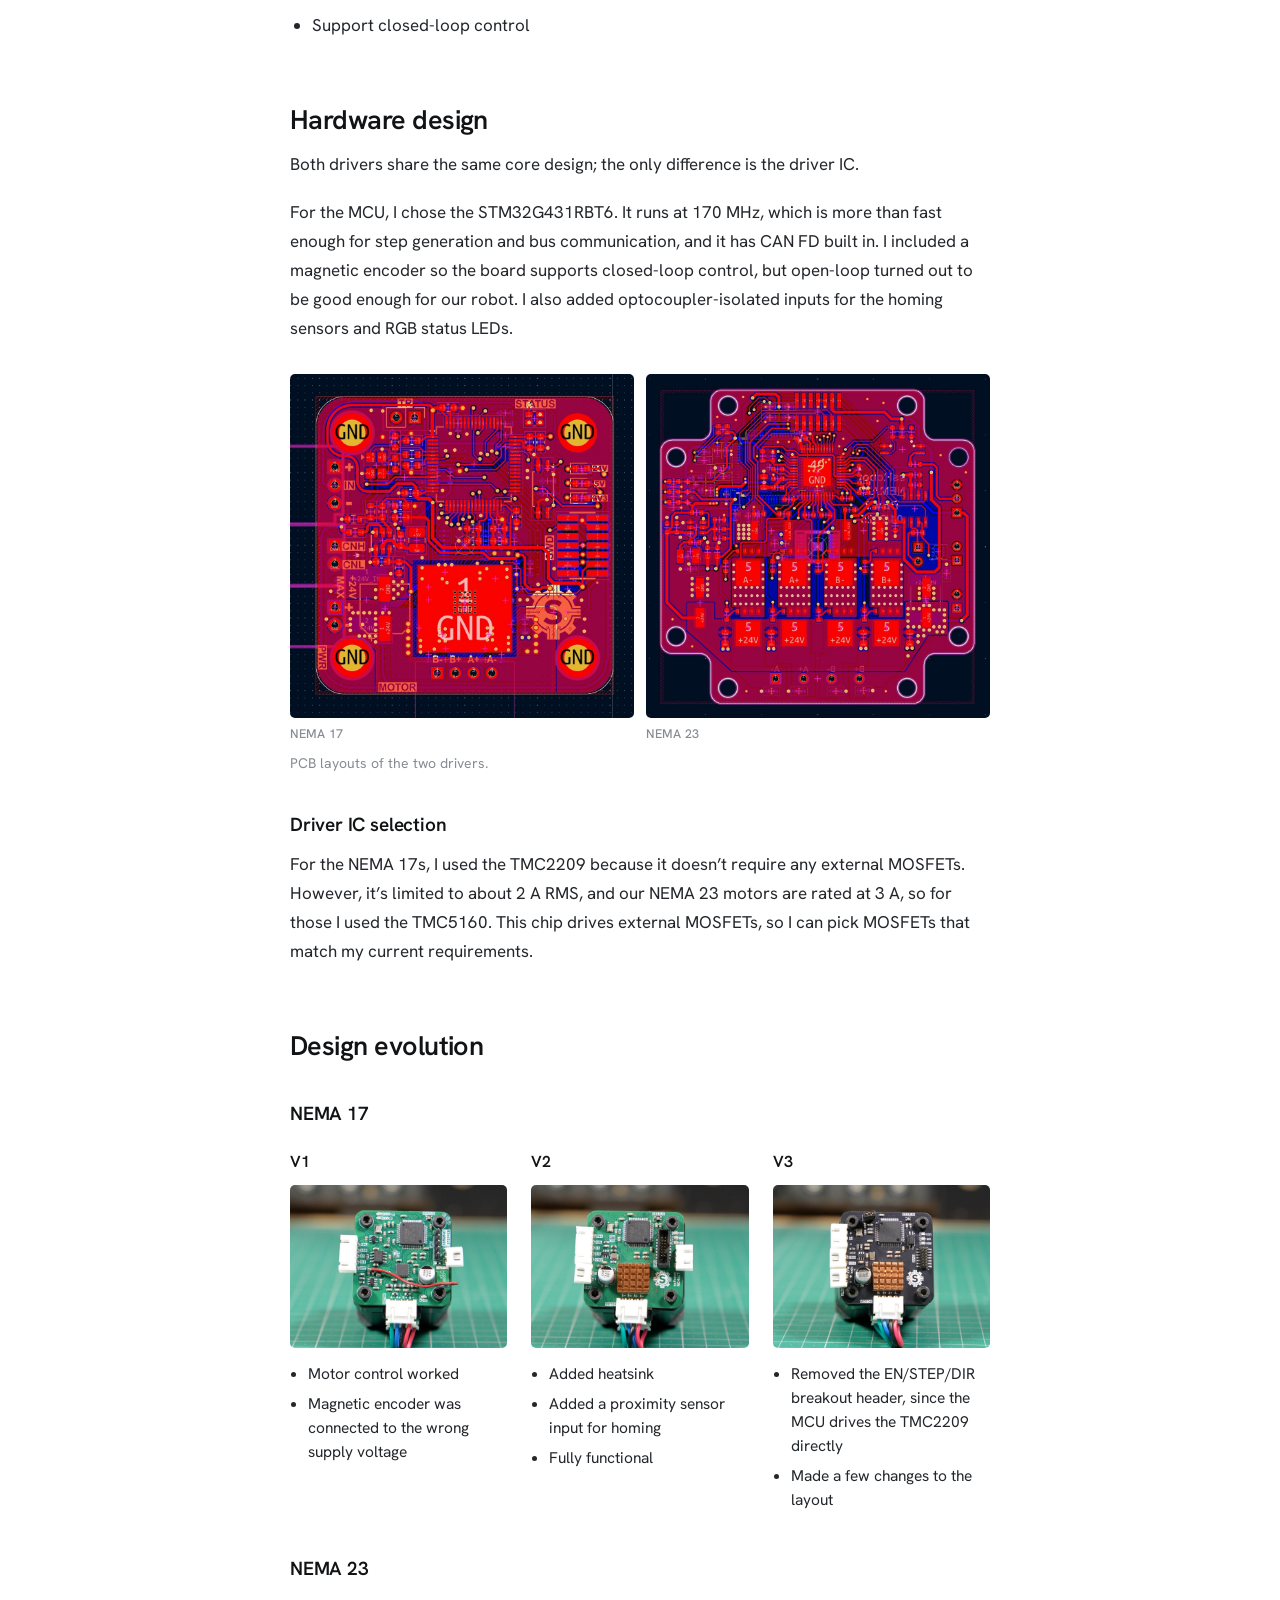
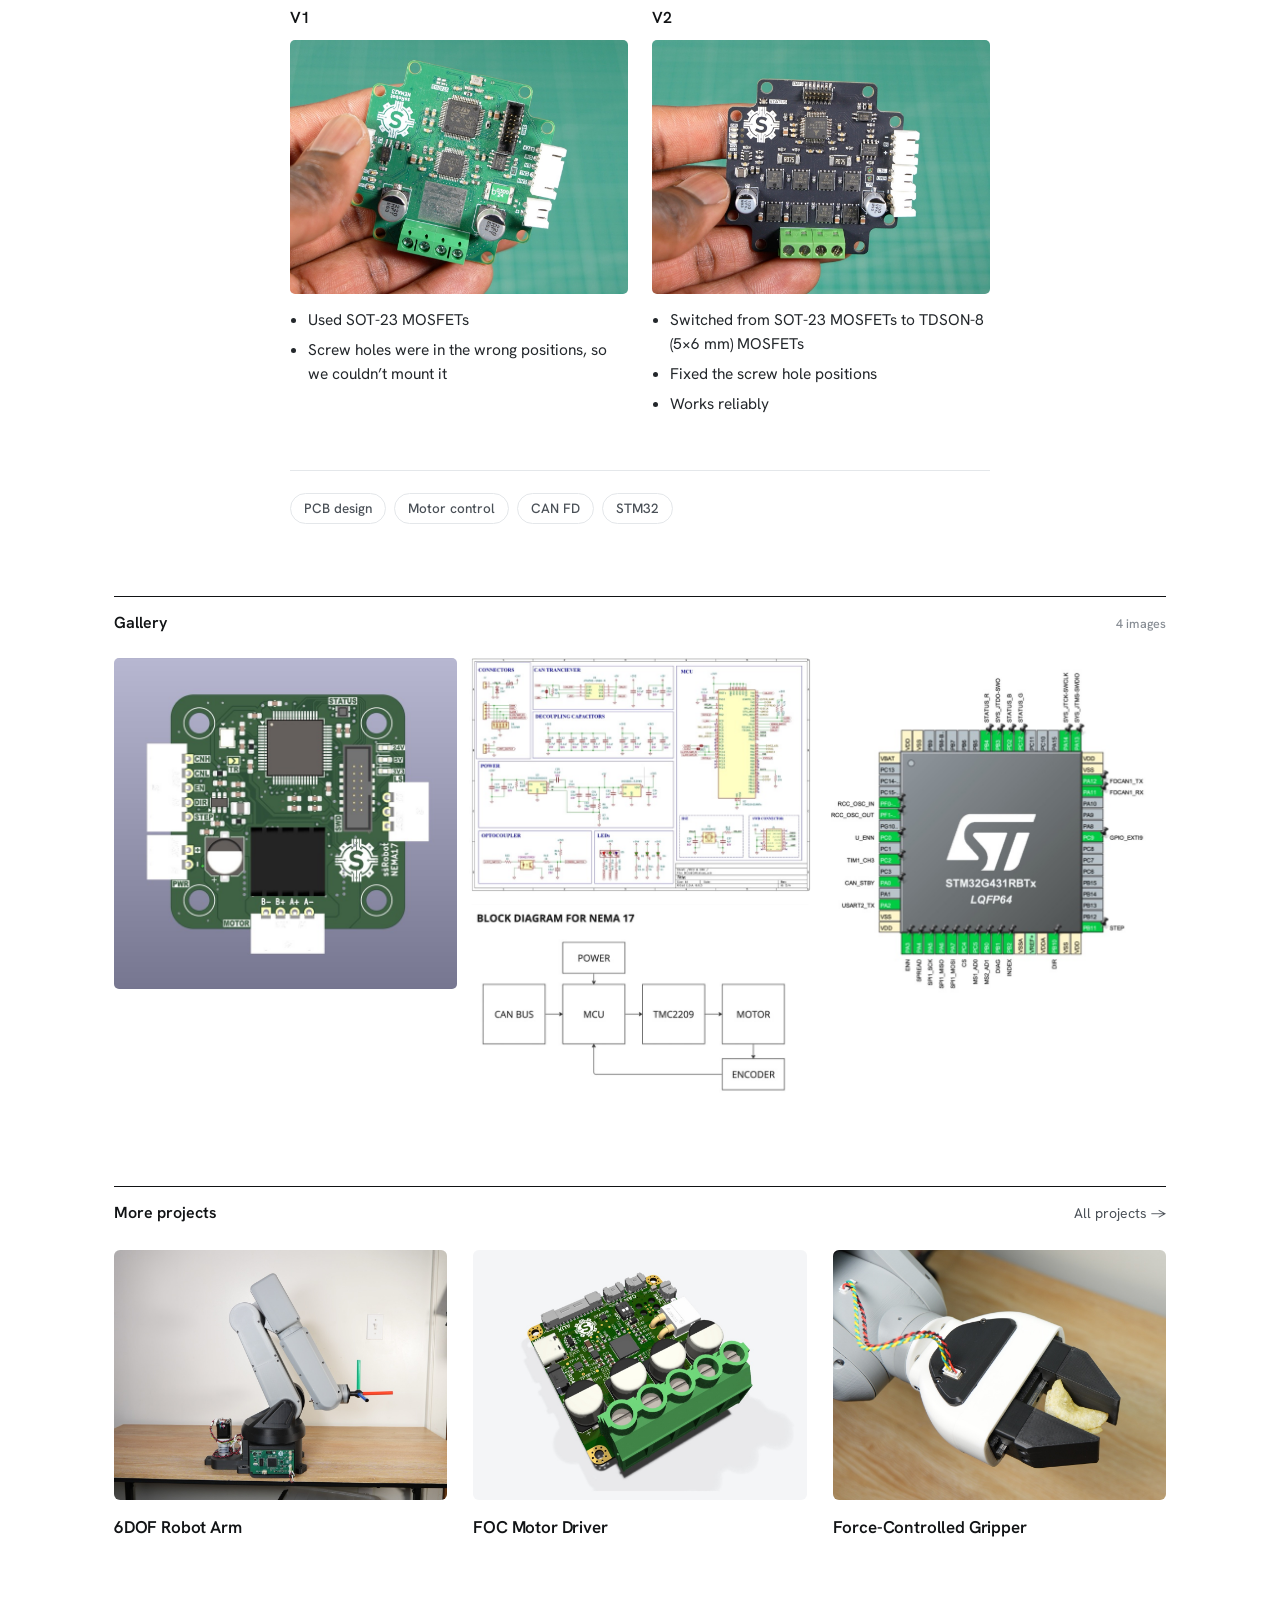
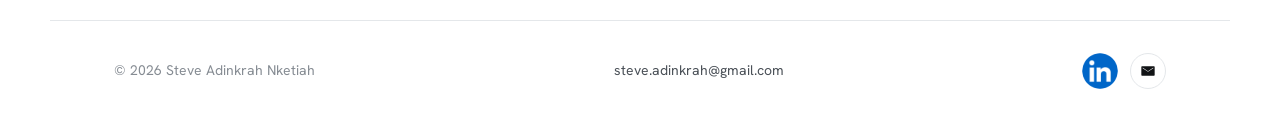
<file: projects/stepper-motor-drivers/index.html>
<!doctype html>
<html lang="en">
<head>
<meta charset="utf-8">
<meta name="viewport" content="width=device-width, initial-scale=1">
<title>Stepper Motor Drivers · Steve Nketiah</title>
<meta name="description" content="Custom CAN FD stepper motor drivers for the NEMA 17 and NEMA 23 motors of my 6-DOF robot arm.">
<link rel="preconnect" href="https://fonts.googleapis.com">
<link rel="preconnect" href="https://fonts.gstatic.com" crossorigin>
<link rel="stylesheet" href="https://fonts.googleapis.com/css2?family=Hanken+Grotesk:wght@400;500;600;700&display=swap">
<link rel="stylesheet" href="../../assets/css/style.css?v=20261004e">
<link rel="icon" href="../../assets/img/favicon.svg" type="image/svg+xml">
</head>
<body>

<nav class="nav">
  <a class="mark" href="../../"><span class="chip">SN</span>Steve Nketiah</a>
  <div class="links"><a href="../../#projects">Projects</a><a href="#contact">Contact</a></div>
</nav>

<div class="cover"><div class="thumb" style="--focus:50% 50%"><img src="../../assets/img/stepper-motor-drivers/cover.jpg" alt="NEMA 17 stepper driver V3 mounted on the back of a stepper motor"></div></div>

<header class="head">
  <div class="crumb"><a href="../../#projects">Projects</a> / Robotics</div>
  <h1>Stepper Motor Drivers</h1>
  <p class="dek">Custom stepper motor drivers I built for my 6-DOF robot arm: one for NEMA 17 stepper motors and another for NEMA 23s.</p>
  <div class="specs">
    <div><span class="eyebrow">Role</span><b>PCB Design &amp; Firmware</b></div>
    <div><span class="eyebrow">Timeline</span><b>2024–25</b></div>
    <div><span class="eyebrow">Key parts</span><b>STM32G431 · TMC2209 · TMC5160</b></div>
    <div><span class="eyebrow">Read</span><b data-readtime>— min</b></div>
  </div>
</header>

<div class="body">
  <nav class="toc" aria-label="On this page"><span class="eyebrow">On this page</span></nav>

  <article>
    <h2 id="overview">Overview</h2>
    <p>These are custom stepper motor drivers I built specifically for my 6-DOF robot arm. I designed two drivers: one for NEMA 17 stepper motors and another for NEMA 23s.</p>

    <figure>
      <div class="row">
        <div class="cell"><img src="../../assets/img/stepper-motor-drivers/nema17-v3.jpg" alt="NEMA 17 driver mounted on the back of a NEMA 17 motor" loading="lazy" data-caption="NEMA 17 driver (V3), mounted on the motor."><span class="label">NEMA 17 driver (TMC2209)</span></div>
        <div class="cell"><img src="../../assets/img/stepper-motor-drivers/nema23-v2.jpg" alt="NEMA 23 driver board held in a hand" loading="lazy" data-caption="NEMA 23 driver (V2)."><span class="label">NEMA 23 driver (TMC5160)</span></div>
      </div>
      <figcaption>The two drivers in their latest versions.</figcaption>
    </figure>

    <h2 id="requirements">Requirements</h2>
    <ul>
      <li>Cost less than $25</li>
      <li>Support CAN FD</li>
      <li>Support closed-loop control</li>
    </ul>

    <h2 id="hardware">Hardware design</h2>
    <p>Both drivers share the same core design; the only difference is the driver IC.</p>
    <p>For the MCU, I chose the STM32G431RBT6. It runs at 170 MHz, which is more than fast enough for step generation and bus communication, and it has CAN FD built in. I included a magnetic encoder so the board supports closed-loop control, but open-loop turned out to be good enough for our robot. I also added optocoupler-isolated inputs for the homing sensors and RGB status LEDs.</p>

    <figure>
      <div class="row">
        <div class="cell"><img src="../../assets/img/stepper-motor-drivers/nema17-layout.jpg" alt="PCB layout of the NEMA 17 driver" loading="lazy" data-caption="NEMA 17 driver PCB layout."><span class="label">NEMA 17</span></div>
        <div class="cell"><img src="../../assets/img/stepper-motor-drivers/nema23-layout.jpg" alt="PCB layout of the NEMA 23 driver" loading="lazy" data-caption="NEMA 23 driver PCB layout."><span class="label">NEMA 23</span></div>
      </div>
      <figcaption>PCB layouts of the two drivers.</figcaption>
    </figure>

    <h3>Driver IC selection</h3>
    <p>For the NEMA 17s, I used the TMC2209 because it doesn’t require any external MOSFETs. However, it’s limited to about 2 A RMS, and our NEMA 23 motors are rated at 3 A, so for those I used the TMC5160. This chip drives external MOSFETs, so I can pick MOSFETs that match my current requirements.</p>

    <h2 id="evolution">Design evolution</h2>
    <h3>NEMA 17</h3>
    <div class="evo">
      <div class="ver"><h4>V1</h4><img src="../../assets/img/stepper-motor-drivers/nema17-v1.jpg" alt="NEMA 17 driver V1 on a motor, with a bodge wire" loading="lazy" data-caption="NEMA 17 driver, V1."><ul>
        <li>Motor control worked</li>
        <li>Magnetic encoder was connected to the wrong supply voltage</li>
      </ul></div>
      <div class="ver"><h4>V2</h4><img src="../../assets/img/stepper-motor-drivers/nema17-v2.jpg" alt="NEMA 17 driver V2 on a motor, with a copper heatsink" loading="lazy" data-caption="NEMA 17 driver, V2."><ul>
        <li>Added heatsink</li>
        <li>Added a proximity sensor input for homing</li>
        <li>Fully functional</li>
      </ul></div>
      <div class="ver"><h4>V3</h4><img src="../../assets/img/stepper-motor-drivers/nema17-v3.jpg" alt="NEMA 17 driver V3 on a motor, black PCB" loading="lazy" data-caption="NEMA 17 driver, V3."><ul>
        <li>Removed the EN/STEP/DIR breakout header, since the MCU drives the TMC2209 directly</li>
        <li>Made a few changes to the layout</li>
      </ul></div>
    </div>

    <h3>NEMA 23</h3>
    <div class="evo n2">
      <div class="ver"><h4>V1</h4><img src="../../assets/img/stepper-motor-drivers/nema23-v1.jpg" alt="NEMA 23 driver V1, green PCB" loading="lazy" data-caption="NEMA 23 driver, V1."><ul>
        <li>Used SOT-23 MOSFETs</li>
        <li>Screw holes were in the wrong positions, so we couldn’t mount it</li>
      </ul></div>
      <div class="ver"><h4>V2</h4><img src="../../assets/img/stepper-motor-drivers/nema23-v2.jpg" alt="NEMA 23 driver V2, black PCB with eight TDSON-8 MOSFETs" loading="lazy" data-caption="NEMA 23 driver, V2."><ul>
        <li>Switched from SOT-23 MOSFETs to TDSON-8 (5×6 mm) MOSFETs</li>
        <li>Fixed the screw hole positions</li>
        <li>Works reliably</li>
      </ul></div>
    </div>

    <div class="tags"><span class="pill">PCB design</span><span class="pill">Motor control</span><span class="pill">CAN FD</span><span class="pill">STM32</span></div>
  </article>
</div>

<section class="gallery" aria-labelledby="gallery-h">
  <div class="gallery-head"><h2 id="gallery-h">Gallery</h2><span class="label">4 images</span></div>
  <div class="gallery-grid">
    <a href="../../assets/img/stepper-motor-drivers/gallery/01.jpg" data-caption="3D render of the first NEMA 17 driver."><img src="../../assets/img/stepper-motor-drivers/gallery/01-sm.jpg" alt="3D render of the first NEMA 17 driver" loading="lazy"></a>
    <a href="../../assets/img/stepper-motor-drivers/gallery/02.jpg" data-caption="Schematic sheet: MCU, CAN transceiver, power, optocoupler and LEDs."><img src="../../assets/img/stepper-motor-drivers/gallery/02-sm.jpg" alt="Schematic sheet with MCU, CAN transceiver, power, optocoupler and LEDs" loading="lazy"></a>
    <a href="../../assets/img/stepper-motor-drivers/gallery/03.jpg" data-caption="Block diagram of the NEMA 17 driver."><img src="../../assets/img/stepper-motor-drivers/gallery/03-sm.jpg" alt="Block diagram: CAN bus and power into the MCU, MCU to TMC2209 to motor, encoder back to the MCU" loading="lazy"></a>
    <a href="../../assets/img/stepper-motor-drivers/gallery/04.jpg" data-caption="STM32G431 pin assignment."><img src="../../assets/img/stepper-motor-drivers/gallery/04-sm.jpg" alt="STM32G431 pin assignment" loading="lazy"></a>
  </div>
</section>

<section class="related" aria-labelledby="related-h">
  <div class="related-head"><h2 id="related-h">More projects</h2><a href="../../#projects">All projects →</a></div>
  <div class="grid">
    <a class="card" href="../6dof-robot-arm/"><div class="thumb"><img src="../../assets/img/6dof-robot-arm/thumb.jpg" alt="" loading="lazy"></div><div><h3>6DOF Robot Arm</h3></div></a>
    <a class="card" href="../foc-motor-driver/"><div class="thumb"><img src="../../assets/img/foc-motor-driver/thumb.jpg" alt="" loading="lazy"></div><div><h3>FOC Motor Driver</h3></div></a>
    <a class="card" href="../force-controlled-gripper/"><div class="thumb"><img src="../../assets/img/force-controlled-gripper/thumb.jpg" alt="" loading="lazy"></div><div><h3>Force-Controlled Gripper</h3></div></a>
  </div>
</section>

<footer class="foot" id="contact">
  <span>© 2026 Steve Adinkrah Nketiah</span>
  <a class="text" href="mailto:steve.adinkrah@gmail.com">steve.adinkrah@gmail.com</a>
  <div class="socials">
    <a class="icon li sm" href="https://www.linkedin.com/in/steve-nketiah-0841b5292/" target="_blank" rel="noopener" aria-label="LinkedIn"><img src="../../assets/img/linkedin.png" alt=""></a>
    <a class="icon sm" href="mailto:steve.adinkrah@gmail.com" aria-label="Email"><svg viewBox="0 0 24 24" aria-hidden="true"><path d="M3 5h18a1 1 0 0 1 1 1v12a1 1 0 0 1-1 1H3a1 1 0 0 1-1-1V6a1 1 0 0 1 1-1zm9 7.2L4.4 7H4v.8l8 5.4 8-5.4V7h-.4z"/></svg></a>
  </div>
</footer>

<script src="../../assets/js/site.js?v=20261004"></script>
</body>
</html>
</file>
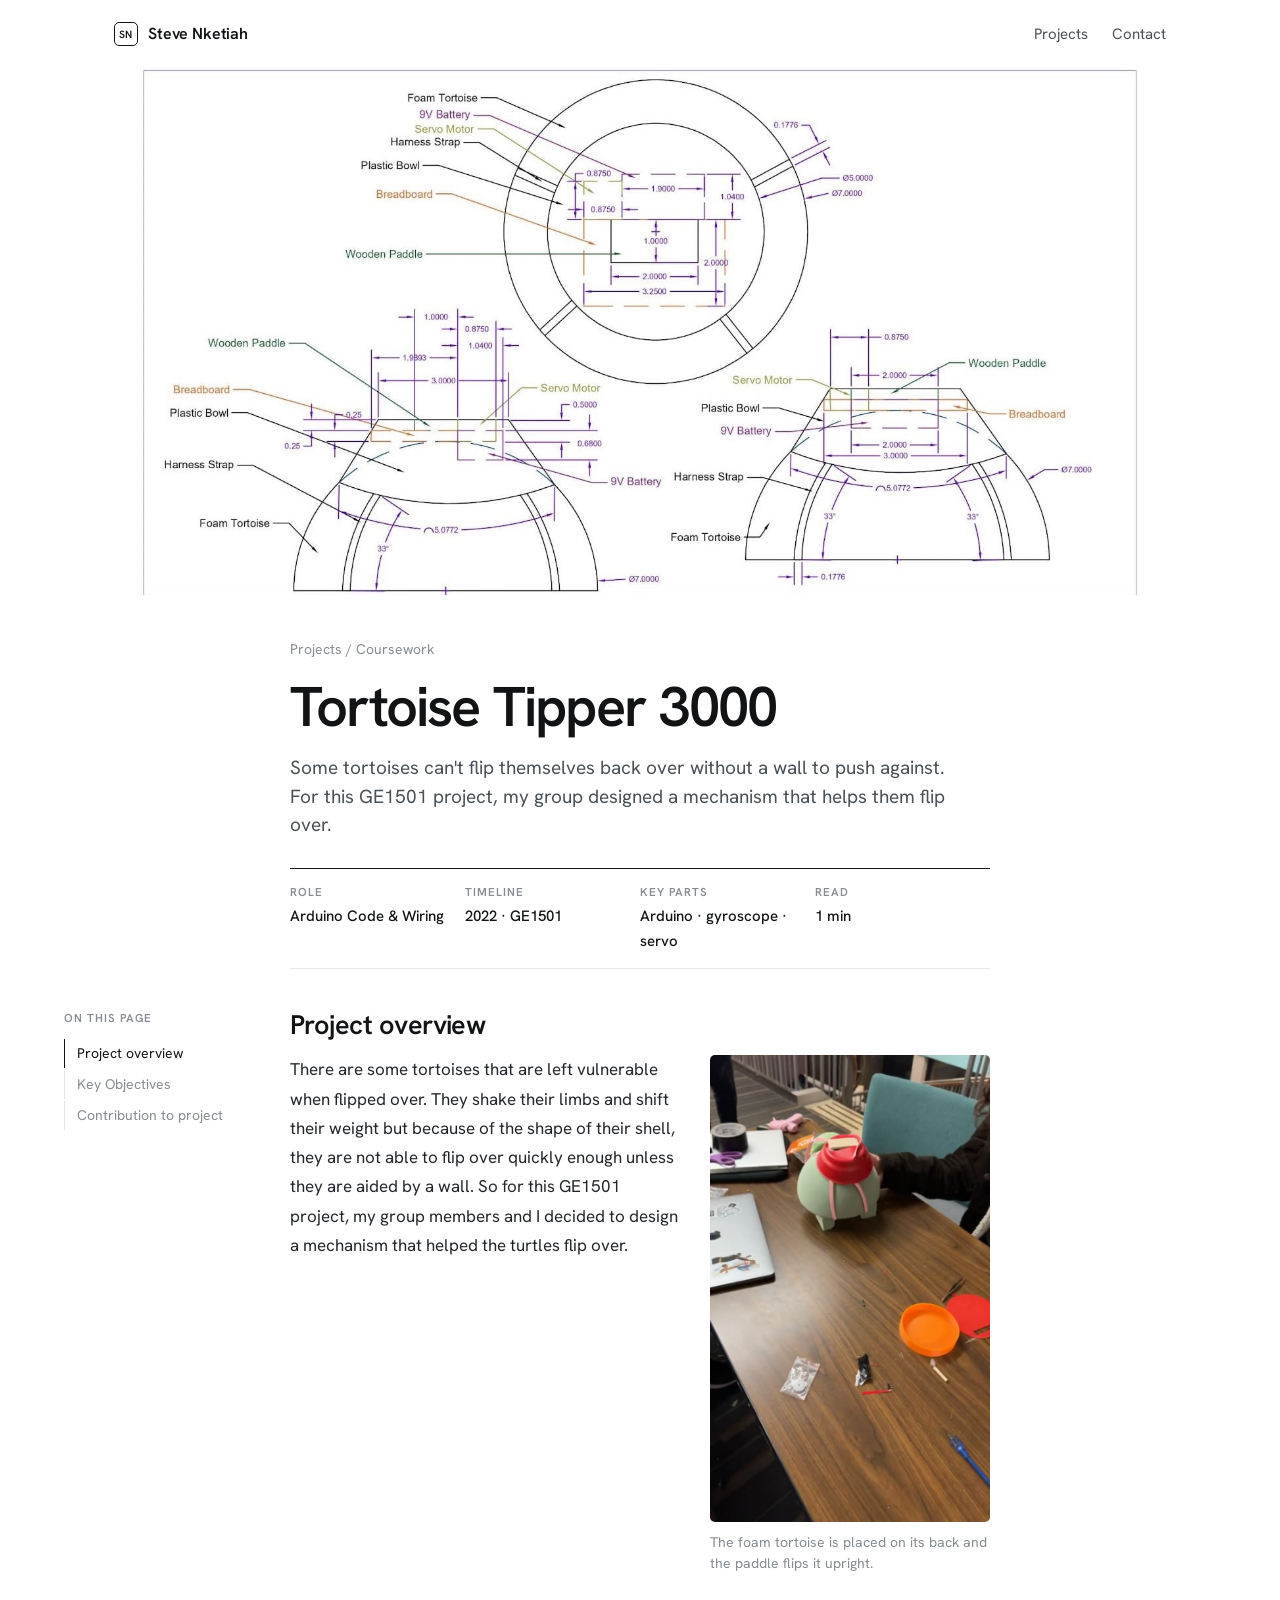
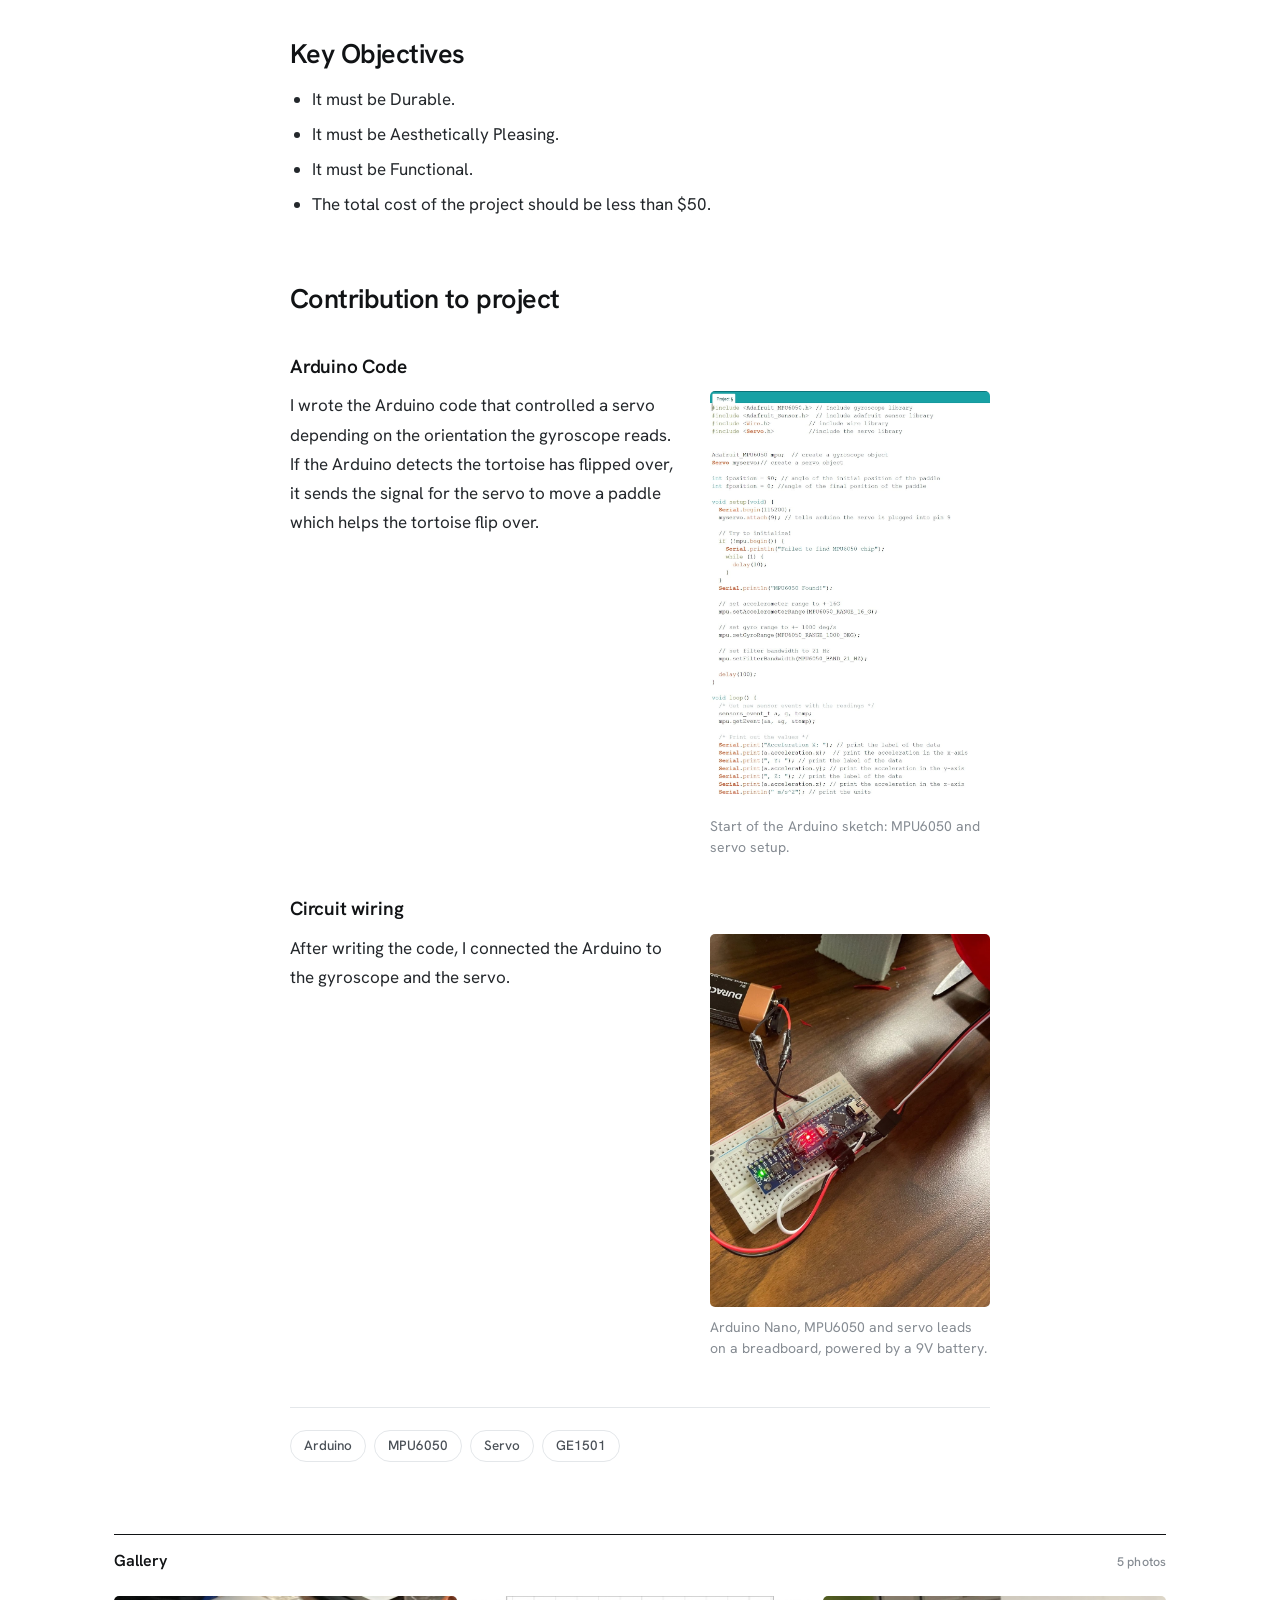
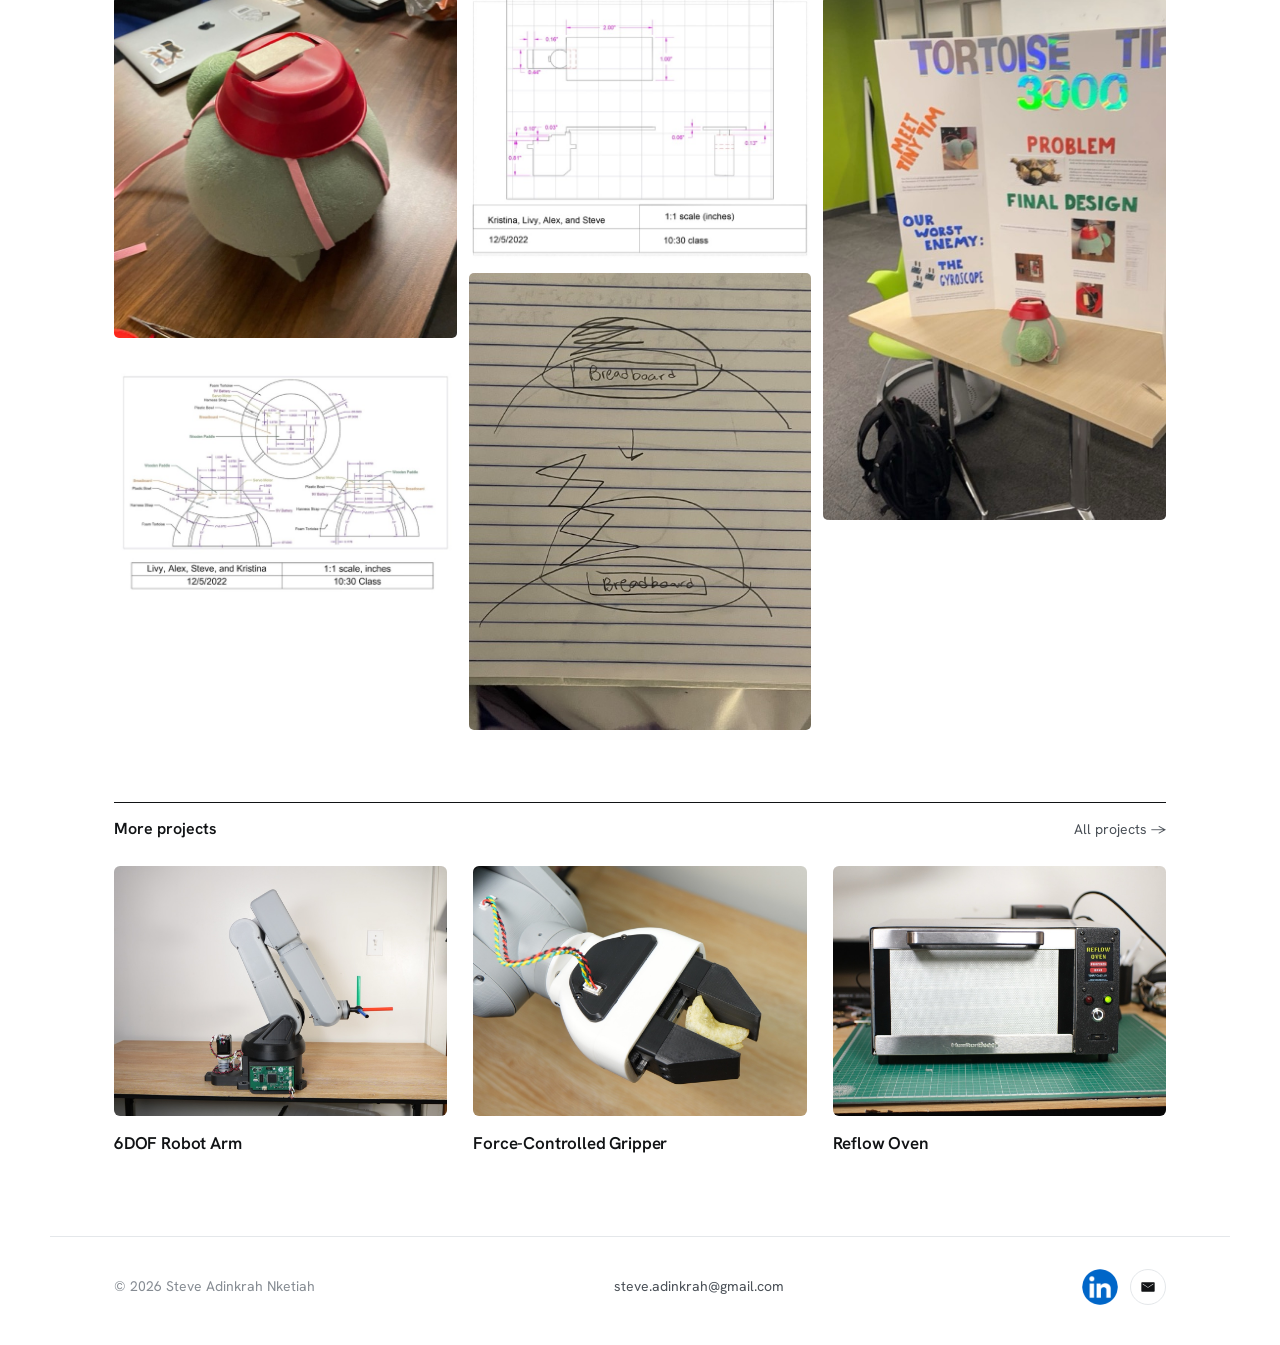
<file: projects/tortoise-tipper-3000/index.html>
<!doctype html>
<html lang="en">
<head>
<meta charset="utf-8">
<meta name="viewport" content="width=device-width, initial-scale=1">
<title>Tortoise Tipper 3000 · Steve Nketiah</title>
<meta name="description" content="GE1501 group project: a gyroscope-triggered, servo-driven paddle that helps a flipped tortoise turn back over.">
<link rel="preconnect" href="https://fonts.googleapis.com">
<link rel="preconnect" href="https://fonts.gstatic.com" crossorigin>
<link rel="stylesheet" href="https://fonts.googleapis.com/css2?family=Hanken+Grotesk:wght@400;500;600;700&display=swap">
<link rel="stylesheet" href="../../assets/css/style.css?v=20261004e">
<link rel="icon" href="../../assets/img/favicon.svg" type="image/svg+xml">
</head>
<body>

<nav class="nav">
  <a class="mark" href="../../"><span class="chip">SN</span>Steve Nketiah</a>
  <div class="links"><a href="../../#projects">Projects</a><a href="#contact">Contact</a></div>
</nav>

<div class="cover"><div class="thumb" style="--focus:50% 40%"><img src="../../assets/img/tortoise-tipper-3000/cover.jpg" alt="Mechanical drawing of the Tortoise Tipper: top and side views of the foam tortoise with the plastic bowl, breadboard, 9V battery, servo motor and wooden paddle"></div></div>

<header class="head">
  <div class="crumb"><a href="../../#projects">Projects</a> / Coursework</div>
  <h1>Tortoise Tipper 3000</h1>
  <p class="dek">Some tortoises can't flip themselves back over without a wall to push against. For this GE1501 project, my group designed a mechanism that helps them flip over.</p>
  <div class="specs">
    <div><span class="eyebrow">Role</span><b>Arduino Code &amp; Wiring</b></div>
    <div><span class="eyebrow">Timeline</span><b>2022 · GE1501</b></div>
    <div><span class="eyebrow">Key parts</span><b>Arduino · gyroscope · servo</b></div>
    <div><span class="eyebrow">Read</span><b data-readtime>— min</b></div>
  </div>
</header>

<div class="body">
  <nav class="toc" aria-label="On this page"><span class="eyebrow">On this page</span></nav>

  <article>
    <h2 id="overview">Project overview</h2>
    <div class="side">
      <div class="text"><p>There are some tortoises that are left vulnerable when flipped over. They shake their limbs and shift their weight but because of the shape of their shell, they are not able to flip over quickly enough unless they are aided by a wall. So for this GE1501 project, my group members and I decided to design a mechanism that helped the turtles flip over.</p></div>
      <figure>
        <video data-auto src="../../assets/video/tortoise-tipper-3000/overview.mp4" poster="../../assets/video/tortoise-tipper-3000/overview.jpg" preload="metadata" muted playsinline loop></video>
        <figcaption>The foam tortoise is placed on its back and the paddle flips it upright.</figcaption>
      </figure>
    </div>

    <h2 id="objectives">Key Objectives</h2>
    <ul>
      <li>It must be Durable.</li>
      <li>It must be Aesthetically Pleasing.</li>
      <li>It must be Functional.</li>
      <li>The total cost of the project should be less than $50.</li>
    </ul>

    <h2 id="contribution">Contribution to project</h2>
    <h3>Arduino Code</h3>
    <div class="side">
      <div class="text"><p>I wrote the Arduino code that controlled a servo depending on the orientation the gyroscope reads. If the Arduino detects the tortoise has flipped over, it sends the signal for the servo to move a paddle which helps the tortoise flip over.</p></div>
      <figure>
        <img src="../../assets/img/tortoise-tipper-3000/arduino-code.jpg" alt="Arduino sketch: MPU6050 and servo setup, then reading and printing the accelerometer values in the loop" loading="lazy">
        <figcaption>Start of the Arduino sketch: MPU6050 and servo setup.</figcaption>
      </figure>
    </div>

    <h3>Circuit wiring</h3>
    <div class="side">
      <div class="text"><p>After writing the code, I connected the Arduino to the gyroscope and the servo.</p></div>
      <figure>
        <img src="../../assets/img/tortoise-tipper-3000/circuit.jpg" alt="Breadboard with an Arduino Nano, an MPU6050 gyroscope board, servo leads and a 9V battery" loading="lazy">
        <figcaption>Arduino Nano, MPU6050 and servo leads on a breadboard, powered by a 9V battery.</figcaption>
      </figure>
    </div>

    <div class="tags"><span class="pill">Arduino</span><span class="pill">MPU6050</span><span class="pill">Servo</span><span class="pill">GE1501</span></div>
  </article>
</div>

<section class="gallery" aria-labelledby="gallery-h">
  <div class="gallery-head"><h2 id="gallery-h">Gallery</h2><span class="label">5 photos</span></div>
  <div class="gallery-grid">
    <a href="../../assets/img/tortoise-tipper-3000/gallery/01.jpg"><img src="../../assets/img/tortoise-tipper-3000/gallery/01-sm.jpg" alt="The foam tortoise with the red plastic bowl and wooden paddle on top, held on with pink straps" loading="lazy"></a>
    <a href="../../assets/img/tortoise-tipper-3000/gallery/03.jpg"><img src="../../assets/img/tortoise-tipper-3000/gallery/03-sm.jpg" alt="Mechanical drawing of the tortoise assembly: foam body, plastic bowl, breadboard, 9V battery, servo and paddle" loading="lazy"></a>
    <a href="../../assets/img/tortoise-tipper-3000/gallery/02.jpg"><img src="../../assets/img/tortoise-tipper-3000/gallery/02-sm.jpg" alt="Mechanical drawing of the servo and paddle with dimensions in inches" loading="lazy"></a>
    <a href="../../assets/img/tortoise-tipper-3000/gallery/04.jpg"><img src="../../assets/img/tortoise-tipper-3000/gallery/04-sm.jpg" alt="Hand sketch of the paddle swinging out from the shell above the breadboard" loading="lazy"></a>
    <a href="../../assets/img/tortoise-tipper-3000/gallery/05.jpg"><img src="../../assets/img/tortoise-tipper-3000/gallery/05-sm.jpg" alt="The project poster board with the finished tortoise in front of it" loading="lazy"></a>
  </div>
</section>

<section class="related" aria-labelledby="related-h">
  <div class="related-head"><h2 id="related-h">More projects</h2><a href="../../#projects">All projects →</a></div>
  <div class="grid">
    <a class="card" href="../6dof-robot-arm/"><div class="thumb"><img src="../../assets/img/6dof-robot-arm/thumb.jpg" alt="" loading="lazy"></div><div><h3>6DOF Robot Arm</h3></div></a>
    <a class="card" href="../force-controlled-gripper/"><div class="thumb"><img src="../../assets/img/force-controlled-gripper/thumb.jpg" alt="" loading="lazy"></div><div><h3>Force-Controlled Gripper</h3></div></a>
    <a class="card" href="../reflow-oven/"><div class="thumb"><img src="../../assets/img/reflow-oven/thumb.jpg?v=20261004" alt="" loading="lazy"></div><div><h3>Reflow Oven</h3></div></a>
  </div>
</section>

<footer class="foot" id="contact">
  <span>© 2026 Steve Adinkrah Nketiah</span>
  <a class="text" href="mailto:steve.adinkrah@gmail.com">steve.adinkrah@gmail.com</a>
  <div class="socials">
    <a class="icon li sm" href="https://www.linkedin.com/in/steve-nketiah-0841b5292/" target="_blank" rel="noopener" aria-label="LinkedIn"><img src="../../assets/img/linkedin.png" alt=""></a>
    <a class="icon sm" href="mailto:steve.adinkrah@gmail.com" aria-label="Email"><svg viewBox="0 0 24 24" aria-hidden="true"><path d="M3 5h18a1 1 0 0 1 1 1v12a1 1 0 0 1-1 1H3a1 1 0 0 1-1-1V6a1 1 0 0 1 1-1zm9 7.2L4.4 7H4v.8l8 5.4 8-5.4V7h-.4z"/></svg></a>
  </div>
</footer>

<script src="../../assets/js/site.js?v=20261004"></script>
</body>
</html>
</file>
<file: assets/css/style.css>
/* Steve Nketiah — portfolio
   One typeface (Hanken Grotesk) everywhere. White ground. Math uses KaTeX's own LaTeX font. */

:root {
  --paper: #ffffff;
  --ink: #111315;
  --ink-2: #4a5057;
  --ink-3: #868c93;
  --rule: #e4e7ea;
  --wash: #f4f5f6;
  --accent: #1f6f4a;
  --accent-wash: #eef6f1;
  --font: "Hanken Grotesk", ui-sans-serif, system-ui, -apple-system, "Segoe UI", sans-serif;
  --gut: clamp(20px, 5vw, 64px);
  --wrap: 1180px;
  --read: 700px;
  color-scheme: light;
}

*, *::before, *::after { box-sizing: border-box; }
html { -webkit-text-size-adjust: 100%; scroll-behavior: smooth; }
@media (prefers-reduced-motion: reduce) { html { scroll-behavior: auto; } }
body {
  margin: 0;
  background: var(--paper);
  color: var(--ink);
  font-family: var(--font);
  font-size: 16px;
  line-height: 1.55;
  -webkit-font-smoothing: antialiased;
}
img, video, svg { max-width: 100%; display: block; }
a { color: inherit; }
:focus-visible { outline: 2px solid var(--accent); outline-offset: 2px; border-radius: 2px; }
[hidden] { display: none !important; }
.sr-only { position: absolute; width: 1px; height: 1px; overflow: hidden; clip: rect(0 0 0 0); white-space: nowrap; }

/* ---------- nav + footer ---------- */
.nav {
  max-width: var(--wrap); margin: 0 auto; padding: 22px var(--gut);
  display: flex; align-items: center; justify-content: space-between; gap: 16px; flex-wrap: wrap;
}
.mark { display: flex; align-items: center; gap: 10px; font-weight: 600; letter-spacing: -.01em; text-decoration: none; }
.mark .chip {
  width: 24px; height: 24px; border: 1.5px solid var(--ink); border-radius: 5px;
  display: grid; place-items: center; font-size: 10.5px; font-weight: 600; letter-spacing: .02em;
}
.links { display: flex; gap: 24px; font-size: 15px; color: var(--ink-2); }
.links a { text-decoration: none; }
.links a:hover, .links a[aria-current="page"] { color: var(--ink); }

.foot {
  max-width: var(--wrap); margin: 0 auto; padding: 32px var(--gut) 40px;
  border-top: 1px solid var(--rule);
  display: flex; justify-content: space-between; align-items: center; gap: 16px; flex-wrap: wrap;
  font-size: 14px; color: var(--ink-3);
}
.foot .socials { margin: 0; }
.foot a.text { color: var(--ink-2); text-decoration: none; }
.foot a.text:hover { color: var(--ink); }

/* social icons */
.socials { display: flex; gap: 12px; align-items: center; }
.icon {
  width: 44px; height: 44px; border-radius: 50%; border: 1px solid var(--rule);
  display: grid; place-items: center; color: var(--ink); text-decoration: none;
  transition: border-color .15s, transform .15s;
}
.icon:hover { border-color: var(--ink); }
.icon svg { width: 19px; height: 19px; fill: currentColor; }
.icon.li { border: 0; overflow: hidden; }
.icon.li img { width: 100%; height: 100%; }
.icon.li:hover { transform: scale(1.06); }
.icon.sm { width: 36px; height: 36px; }
.icon.sm svg { width: 16px; height: 16px; }
@media (prefers-reduced-motion: reduce) { .icon.li:hover { transform: none; } }

/* labels */
.label { font-size: 12.5px; font-weight: 500; letter-spacing: .01em; color: var(--ink-3); }
.eyebrow { font-size: 11.5px; font-weight: 600; letter-spacing: .09em; text-transform: uppercase; color: var(--ink-3); }

/* ---------- homepage ---------- */
.home-hero {
  max-width: var(--wrap); margin: 0 auto; padding: 64px var(--gut) 56px;
  display: flex; flex-direction: column; align-items: center; text-align: center; gap: 22px;
}
.avatar {
  width: clamp(168px, 22vw, 224px); height: auto; aspect-ratio: 1; border-radius: 50%;
  object-fit: cover; object-position: 50% 22%; background: var(--wash);
}
.home-hero h1 { font-size: clamp(32px, 4.2vw, 46px); line-height: 1.1; letter-spacing: -.025em; font-weight: 600; margin: 0 0 10px; }
.home-hero p { margin: 0 auto; color: var(--ink-2); max-width: 56ch; font-size: 17px; }
.home-hero .socials { justify-content: center; margin-top: 22px; }
.home-hero p.looking { margin-top: 12px; color: var(--ink); font-weight: 500; font-size: 16px; }

.experience { max-width: var(--wrap); margin: 0 auto; padding: 8px var(--gut) 64px; }
.experience h2 { font-size: 24px; font-weight: 600; letter-spacing: -.015em; margin: 0 0 24px; }
.jobs { display: grid; grid-template-columns: repeat(3, minmax(0, 1fr)); gap: 16px; }
@media (max-width: 560px) { .jobs { grid-template-columns: 1fr; } }
.job { display: grid; gap: 4px; align-content: start; justify-items: center; text-align: center; padding: 24px; border: 1px solid var(--rule); border-radius: 8px; }
.job .logo { height: 52px; display: flex; align-items: center; justify-content: center; margin-bottom: 14px; }
.job .logo img { height: 44px; width: auto; max-width: 100%; }
.job .company { font-size: 22px; font-weight: 600; letter-spacing: -.015em; line-height: 1.2; }
.job .title { font-size: 15.5px; color: var(--ink-2); }
.job .label { margin-top: 6px; }

.projects { max-width: var(--wrap); margin: 0 auto; padding: 8px var(--gut) 80px; }
.projects-head { display: flex; justify-content: space-between; align-items: center; gap: 16px; flex-wrap: wrap; margin-bottom: 24px; }
.projects-head h2 { font-size: 24px; font-weight: 600; letter-spacing: -.015em; margin: 0; }
.filters { display: flex; gap: 8px; flex-wrap: wrap; }
.pill {
  font: 500 13.5px/1 var(--font); padding: 8px 13px; border-radius: 999px;
  border: 1px solid var(--rule); background: var(--paper); color: var(--ink-2); cursor: pointer;
}
.pill:hover { border-color: #c9cdd2; color: var(--ink); }
.pill[aria-pressed="true"] { border-color: var(--ink); color: var(--ink); }
span.pill { cursor: default; }

.grid { display: grid; grid-template-columns: repeat(3, minmax(0, 1fr)); gap: 40px 26px; }
.card { text-decoration: none; display: flex; flex-direction: column; gap: 14px; }
.card .thumb { aspect-ratio: 4 / 3; border-radius: 6px; }
.card .meta { display: flex; justify-content: space-between; align-items: baseline; gap: 12px; }
.card h3 { margin: 0; font-size: 17px; font-weight: 600; letter-spacing: -.01em; }
.card p { margin: 4px 0 0; color: var(--ink-2); font-size: 14.5px; }
.card:hover h3 { color: var(--accent); }
.badge { font-size: 11.5px; font-weight: 600; color: var(--accent); background: var(--accent-wash); padding: 3px 8px; border-radius: 999px; white-space: nowrap; }

.thumb { background: var(--wash); overflow: hidden; }
.thumb img, .thumb video { width: 100%; height: 100%; object-fit: cover; transition: transform .5s ease; }
a:hover .thumb img { transform: scale(1.03); }
@media (prefers-reduced-motion: reduce) { .thumb img { transition: none; } a:hover .thumb img { transform: none; } }

/* ---------- article ---------- */
.cover { max-width: var(--wrap); margin: 0 auto; padding: 0 var(--gut); }
.cover .thumb { aspect-ratio: 2 / 1; border-radius: 8px; }
.cover img { object-position: var(--focus, 50% 50%); }

/* the header, contents list and article share one centred reading column */
.head { max-width: calc(var(--read) + 2 * var(--gut)); margin: 0 auto; padding: 44px var(--gut) 8px; display: grid; gap: 18px; }
.crumb { font-size: 14px; color: var(--ink-3); }
.crumb a { text-decoration: none; }
.crumb a:hover { color: var(--ink); }
.head h1 { font-size: clamp(34px, 5vw, 56px); line-height: 1.03; letter-spacing: -.032em; font-weight: 600; margin: 0; max-width: 22ch; text-wrap: balance; }
.dek { font-size: 19px; line-height: 1.5; color: var(--ink-2); max-width: 62ch; margin: 0; }
.specs { display: grid; grid-template-columns: repeat(4, minmax(0, 1fr)); border-top: 1px solid var(--ink); border-bottom: 1px solid var(--rule); margin-top: 10px; }
.specs div { padding: 14px 16px 14px 0; min-width: 0; }
.specs .eyebrow { display: block; margin-bottom: 4px; }
.specs b { font-weight: 500; font-size: 15px; }

.body { max-width: calc(var(--wrap) + 140px); margin: 0 auto; padding: 32px var(--gut) 72px; display: grid; grid-template-columns: minmax(0, 1fr) minmax(0, var(--read)) minmax(0, 1fr); column-gap: 48px; }
.body > article { grid-column: 2; grid-row: 1; }
.toc { grid-column: 1; grid-row: 1; width: min(100%, 176px); position: sticky; top: 24px; align-self: start; display: grid; gap: 2px; font-size: 14px; max-height: calc(100vh - 48px); overflow-y: auto; }
.toc .eyebrow { margin-bottom: 10px; }
.toc a { text-decoration: none; color: var(--ink-3); padding: 5px 0 5px 12px; border-left: 1px solid var(--rule); line-height: 1.35; }
.toc a:hover { color: var(--ink-2); }
.toc a.on { color: var(--ink); border-left-color: var(--ink); }

article { width: 100%; max-width: var(--read); min-width: 0; }
article > *:first-child { margin-top: 0; }
article h2 { font-size: 27px; letter-spacing: -.02em; line-height: 1.2; font-weight: 600; margin: 64px 0 14px; scroll-margin-top: 24px; text-wrap: balance; }
article h3 { font-size: 19px; letter-spacing: -.01em; font-weight: 600; margin: 36px 0 10px; scroll-margin-top: 24px; }
article h4 { font-size: 16px; font-weight: 600; margin: 24px 0 6px; }
article p, article li { font-size: 17px; line-height: 1.72; color: #23272b; }
article p { margin: 0 0 18px; }
article ul, article ol { padding-left: 22px; margin: 0 0 18px; }
article li { margin-bottom: 6px; }
article li > ul { margin: 6px 0 0; }
article a { text-decoration: underline; text-underline-offset: 3px; text-decoration-color: #b9bec4; }
article a:hover { text-decoration-color: var(--ink); }
article strong { font-weight: 600; color: var(--ink); }
article code { font-size: .92em; background: var(--wash); padding: 1px 5px; border-radius: 4px; }

figure { margin: 30px 0; }
figure img, figure video { border-radius: 5px; background: var(--wash); width: 100%; height: auto; }
figure img { cursor: zoom-in; }
figcaption { font-size: 14px; line-height: 1.5; color: var(--ink-3); margin-top: 10px; }
figcaption a { color: inherit; }

/* image wider than the text column, on desktop */
@media (min-width: 1300px) { figure.wide { margin-inline: -60px; } }

/* rows of media */
.row { display: grid; gap: 12px; grid-template-columns: repeat(var(--n, 2), minmax(0, 1fr)); align-items: start; }
.row.n3 { --n: 3; }
.row.n4 { --n: 4; }
.row .cell { display: grid; gap: 6px; min-width: 0; }
.row .cell .label { display: block; }
.row img, .row video { aspect-ratio: var(--ar, auto); object-fit: cover; }
.row.square { --ar: 1; }
.row.photo { --ar: 4 / 3; }

/* text beside media (media on the right) */
.side { display: grid; grid-template-columns: minmax(0, 1fr) minmax(0, var(--side-w, 280px)); gap: 28px; align-items: start; margin: 0 0 18px; }
.side > .text > *:last-child { margin-bottom: 0; }
.side figure { margin: 0; }
.side.wide-media { --side-w: 340px; }
@media (min-width: 1300px) { .side.bleed { margin-inline: -60px; --side-w: 380px; } }

/* callout */
.callout { border-left: 2px solid var(--accent); padding: 6px 0 6px 20px; margin: 26px 0; }
.callout p { font-size: 16px; color: var(--ink-2); margin: 0 0 8px; }
.callout p:last-child { margin: 0; }
.callout b, .callout strong { color: var(--ink); }
.note { background: var(--wash); border-radius: 8px; padding: 16px 20px; margin: 26px 0; font-size: 15.5px; color: var(--ink-2); }
.note p { font-size: 15.5px; margin: 0; }

/* tables */
.table-wrap { overflow-x: auto; margin: 26px 0; -webkit-overflow-scrolling: touch; }
table { border-collapse: collapse; width: 100%; font-size: 14.5px; font-variant-numeric: tabular-nums; }
th { font-size: 11.5px; font-weight: 600; letter-spacing: .07em; text-transform: uppercase; color: var(--ink-3); text-align: left; padding: 10px 14px 10px 0; border-bottom: 1px solid var(--ink); white-space: nowrap; vertical-align: bottom; }
td { padding: 10px 14px 10px 0; border-bottom: 1px solid var(--rule); vertical-align: top; }
td.num, th.num { text-align: right; }
tr.pick td { background: var(--accent-wash); font-weight: 600; color: var(--ink); }
tr.pick td:first-child { box-shadow: inset 2px 0 0 var(--accent); padding-left: 10px; }
tr.total td { font-weight: 600; border-top: 1px solid var(--ink); border-bottom: 0; }
.table-wrap.wide { margin-right: 0; }
@media (min-width: 1300px) { .table-wrap.wide { margin-inline: -60px; } }
.table-note { font-size: 13.5px; color: var(--ink-3); margin-top: -14px; }

/* design evolution: versions side by side, no borders */
.evo { display: grid; grid-template-columns: repeat(var(--n, 3), minmax(0, 1fr)); gap: 24px; margin: 22px 0 34px; }
.evo.n2 { --n: 2; }
.evo .ver { min-width: 0; }
.evo h4 { margin: 0 0 10px; }
.evo img { border-radius: 5px; aspect-ratio: 4 / 3; object-fit: cover; width: 100%; background: var(--wash); cursor: zoom-in; }
.evo ul { margin: 14px 0 0; padding-left: 18px; }
.evo li { font-size: 15.5px; line-height: 1.55; }

/* math + LaTeX diagrams */
.math { overflow-x: auto; overflow-y: hidden; margin: 22px 0; padding: 4px 0; }
.math .katex-display { margin: 0; }
.katex { font-size: 1.08em; }
.tex-fig { margin: 28px 0; }
.tex-fig img, .tex-fig svg { margin: 0 auto; width: auto; max-width: 100%; background: none; cursor: default; border-radius: 0; }
.tex-fig.scroll { overflow-x: auto; }
.tex-fig.scroll img { max-width: none; }

/* download link */
.download { display: inline-flex; align-items: center; gap: 10px; padding: 11px 16px; border: 1px solid var(--rule); border-radius: 8px; text-decoration: none !important; font-size: 15px; font-weight: 500; color: var(--ink); margin: 4px 0 22px; }
.download:hover { border-color: var(--ink); }
.download svg { width: 16px; height: 16px; fill: currentColor; }

.tags { display: flex; gap: 8px; flex-wrap: wrap; margin-top: 48px; padding-top: 22px; border-top: 1px solid var(--rule); }

/* gallery */
.gallery { max-width: var(--wrap); margin: 0 auto; padding: 0 var(--gut) 72px; }
.gallery-head { display: flex; justify-content: space-between; align-items: baseline; border-top: 1px solid var(--ink); padding-top: 14px; margin-bottom: 22px; }
.gallery-head h2 { font-size: 16px; font-weight: 600; margin: 0; }
.gallery-grid { columns: 3 260px; column-gap: 12px; }
.gallery-grid a { display: block; margin-bottom: 12px; break-inside: avoid; border-radius: 5px; overflow: hidden; background: var(--wash); cursor: zoom-in; }
.gallery-grid img { width: 100%; height: auto; transition: opacity .2s; }
.gallery-grid a:hover img { opacity: .9; }

/* related */
.related { max-width: var(--wrap); margin: 0 auto; padding: 0 var(--gut) 80px; }
.related-head { display: flex; justify-content: space-between; align-items: baseline; border-top: 1px solid var(--ink); padding-top: 14px; margin-bottom: 24px; }
.related-head h2 { font-size: 16px; font-weight: 600; margin: 0; }
.related-head a { font-size: 14px; color: var(--ink-2); text-decoration: none; }
.related .grid { gap: 26px; }

/* lightbox */
.lightbox { border: 0; padding: 0; background: transparent; max-width: 100vw; max-height: 100vh; width: 100vw; height: 100vh; }
.lightbox::backdrop { background: rgba(255, 255, 255, .96); }
.lightbox .inner { width: 100%; height: 100%; display: grid; place-items: center; padding: 56px 16px 24px; }
.lightbox img { max-width: min(1600px, 100%); max-height: calc(100vh - 120px); width: auto; height: auto; object-fit: contain; border-radius: 4px; box-shadow: 0 10px 40px rgba(0, 0, 0, .12); }
.lightbox p { text-align: center; color: var(--ink-3); font-size: 14px; margin: 12px 0 0; max-width: 70ch; }
.lightbox button { position: fixed; top: 14px; right: 16px; width: 40px; height: 40px; border-radius: 50%; border: 1px solid var(--rule); background: var(--paper); font: 400 22px/1 var(--font); color: var(--ink); cursor: pointer; }
.lightbox .prev, .lightbox .next { top: 50%; transform: translateY(-50%); }
.lightbox .prev { left: 16px; right: auto; }
.lightbox .next { right: 16px; }

/* ---------- responsive ---------- */
@media (max-width: 1100px) {
  .body { grid-template-columns: minmax(0, var(--read)); justify-content: center; }
  .body > article { grid-column: 1; }
  .toc { display: none; }
}
@media (max-width: 980px) {
  .grid { grid-template-columns: repeat(2, minmax(0, 1fr)); }
}
@media (max-width: 720px) {
  .specs { grid-template-columns: repeat(2, minmax(0, 1fr)); }
  .side { grid-template-columns: 1fr; }
  .side figure { max-width: 420px; }
  .evo { grid-template-columns: 1fr; gap: 36px; }
  .row.n3, .row.n4 { --n: 2; }
  .cover .thumb { aspect-ratio: 4 / 3; }
  article h2 { font-size: 24px; margin-top: 52px; }
}
@media (max-width: 540px) {
  .grid { grid-template-columns: 1fr; }
  .row { --n: 1 !important; }
  .links { gap: 16px; }
  .dek { font-size: 17px; }
  article p, article li { font-size: 16.5px; }
}
</file>
